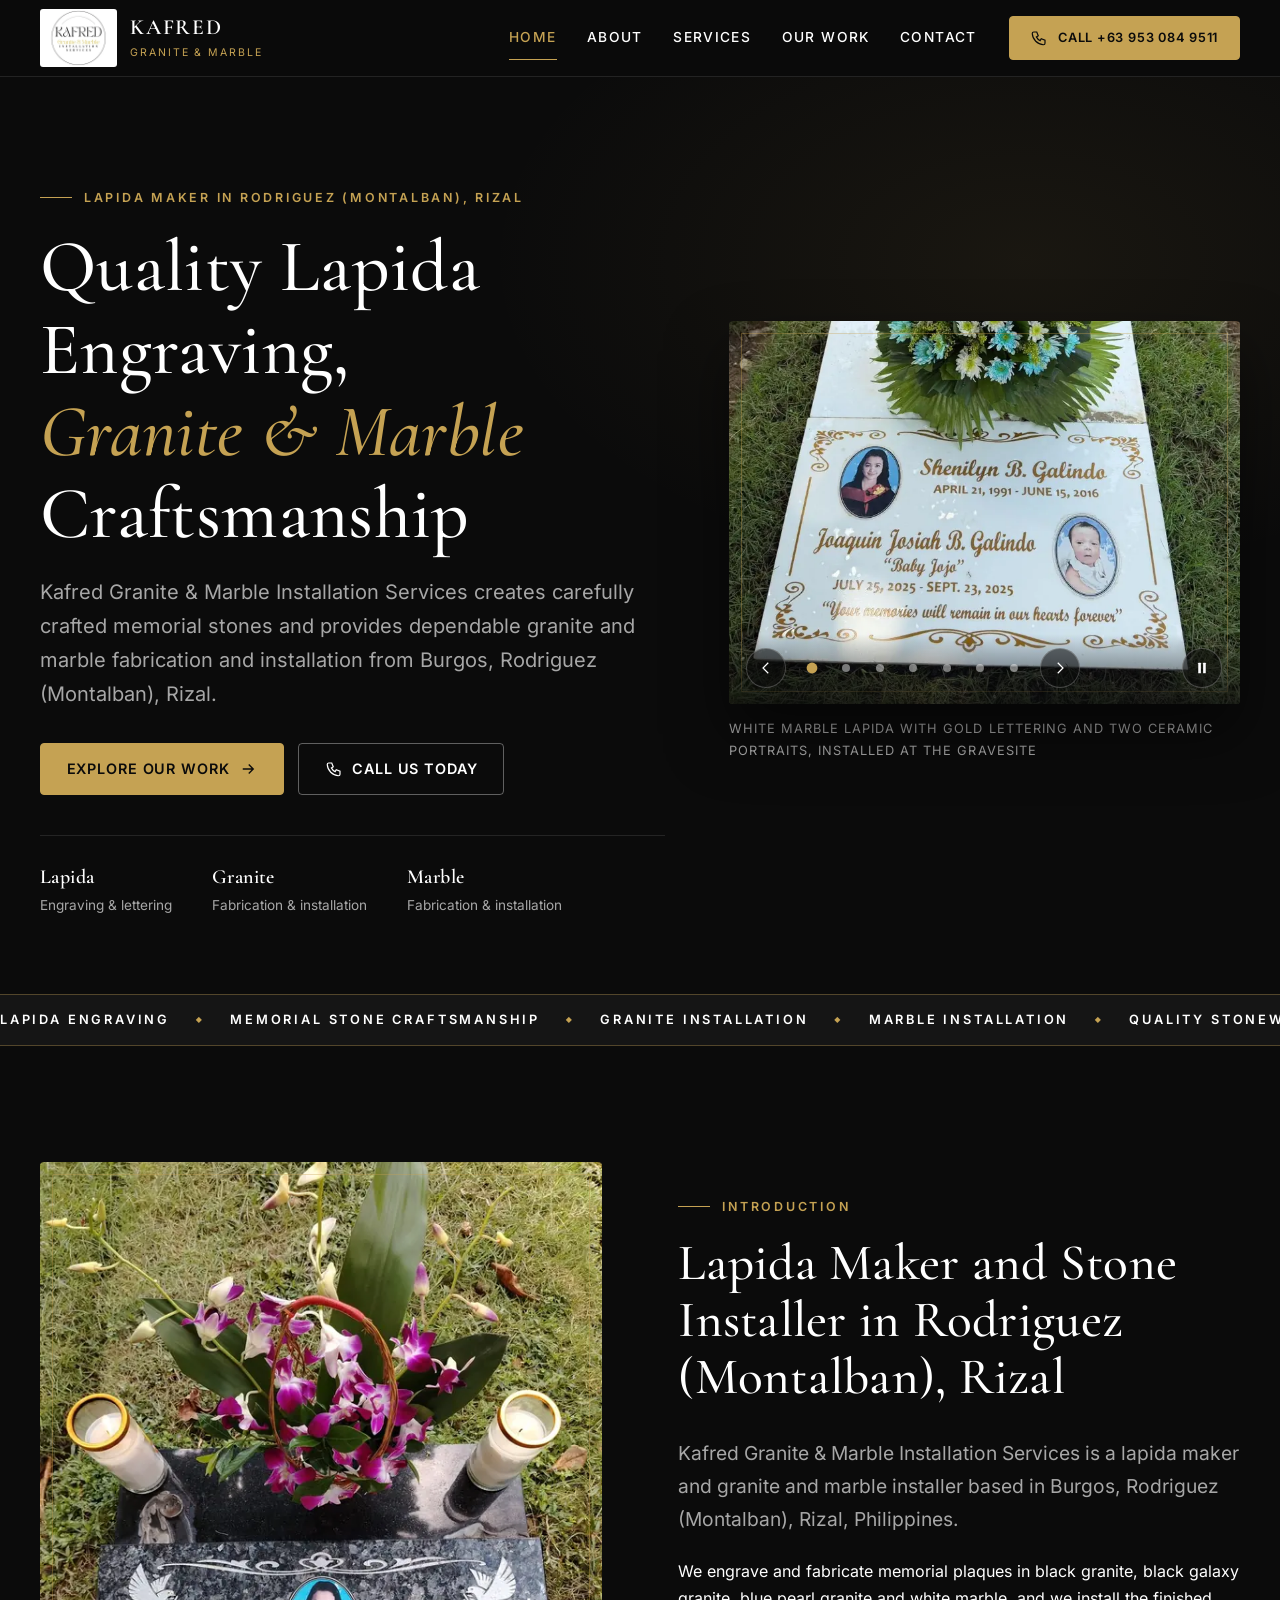
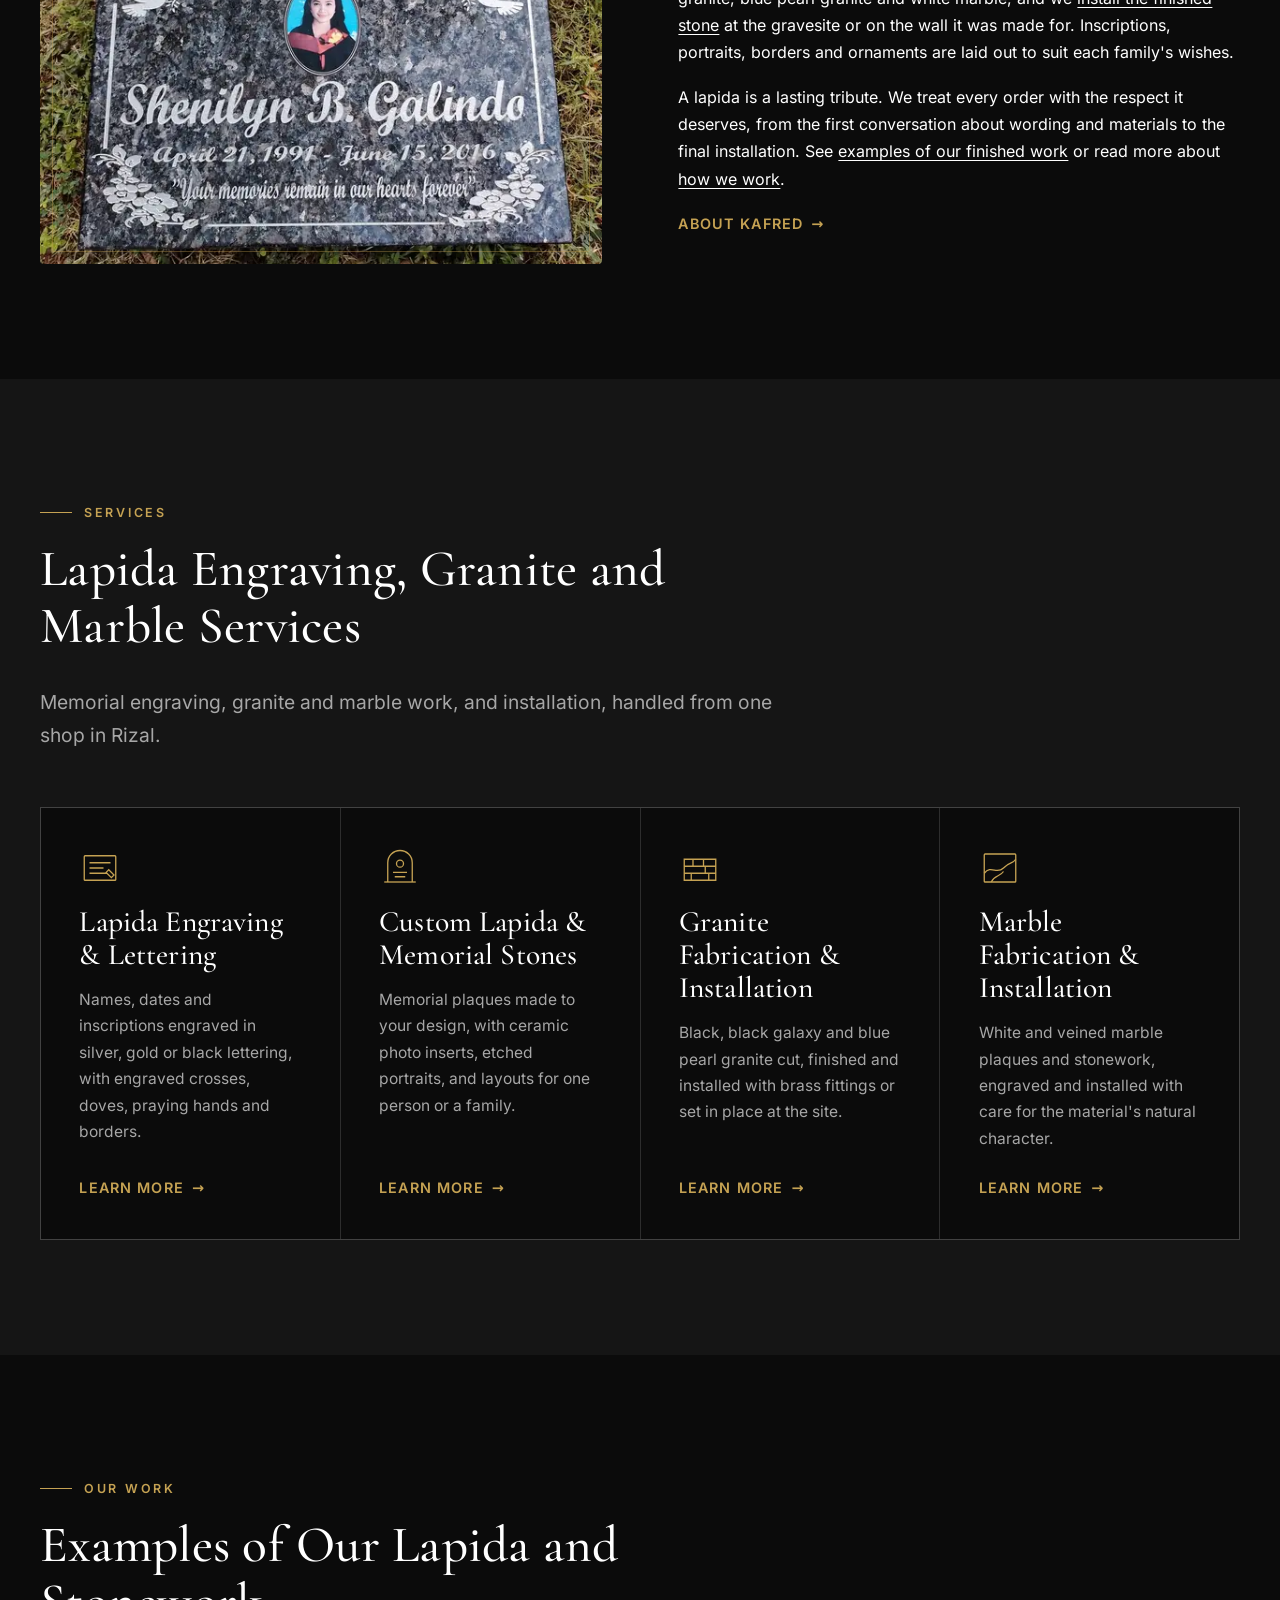
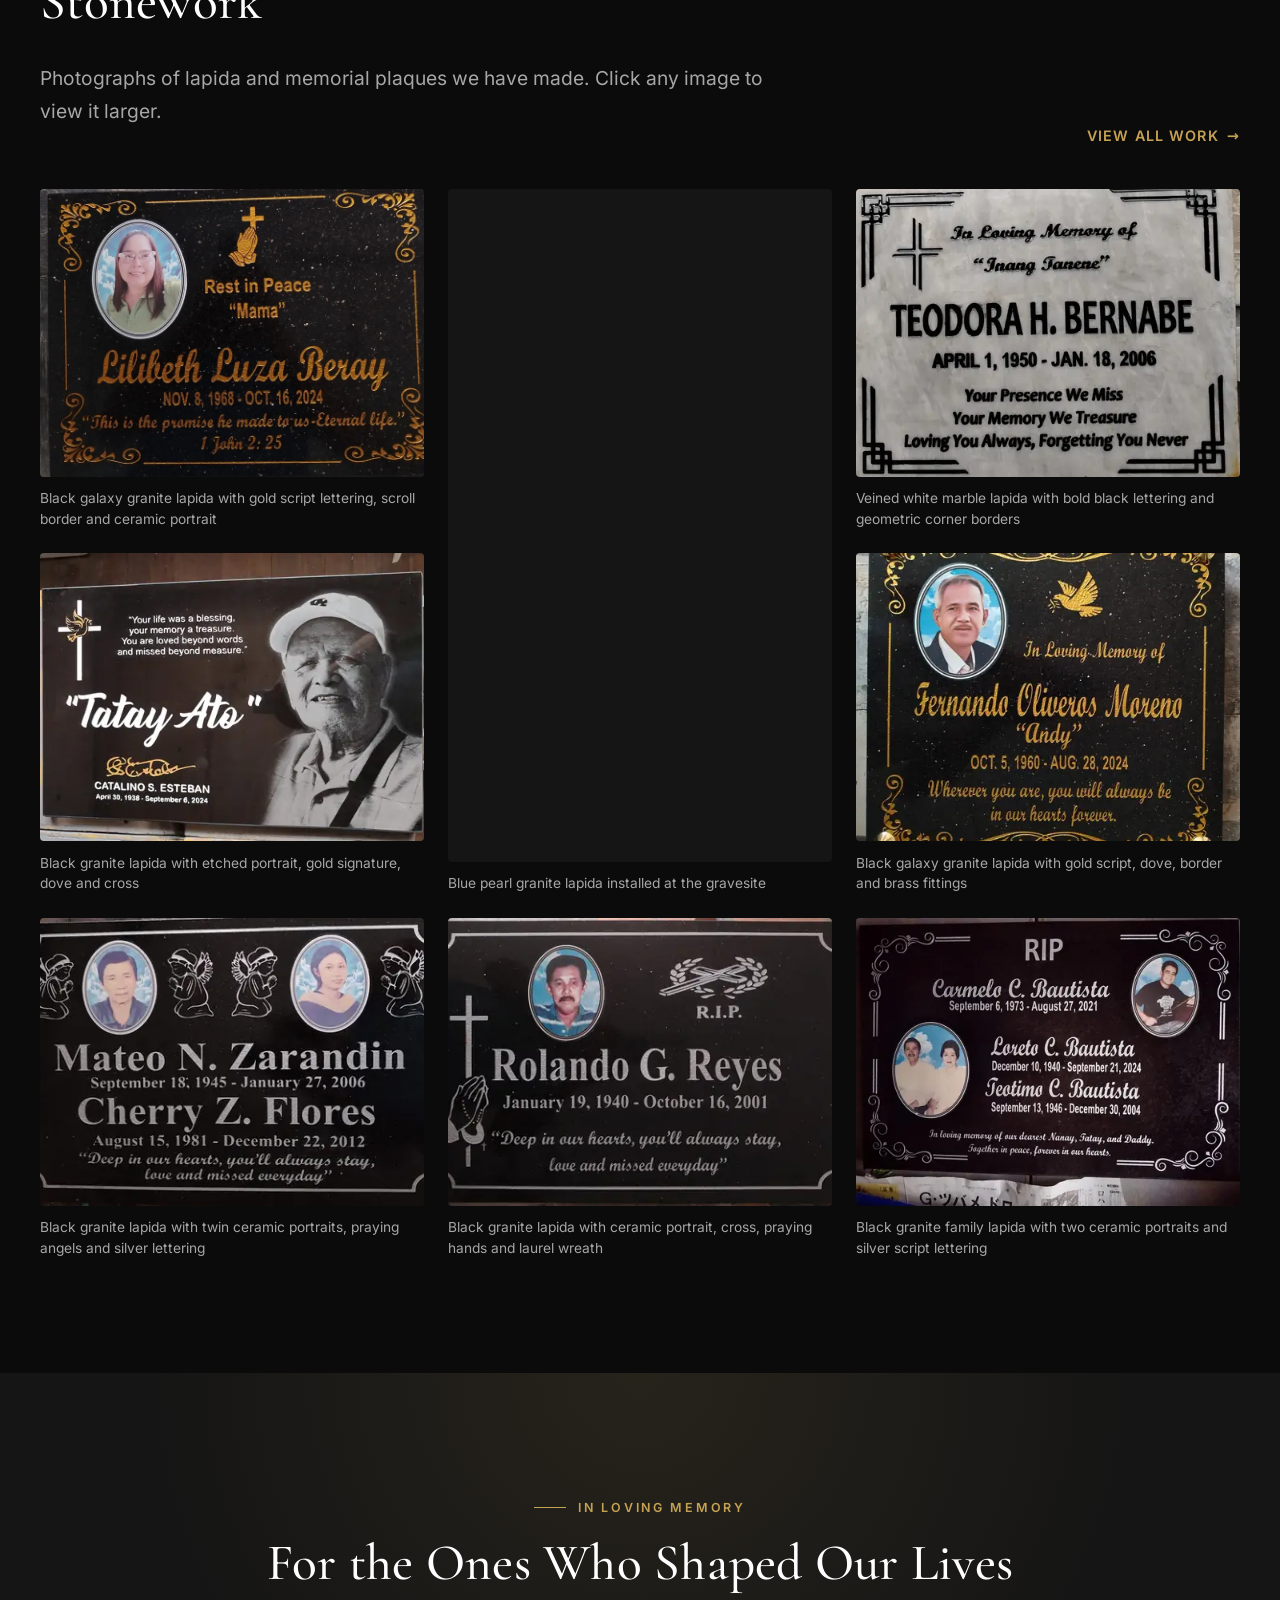
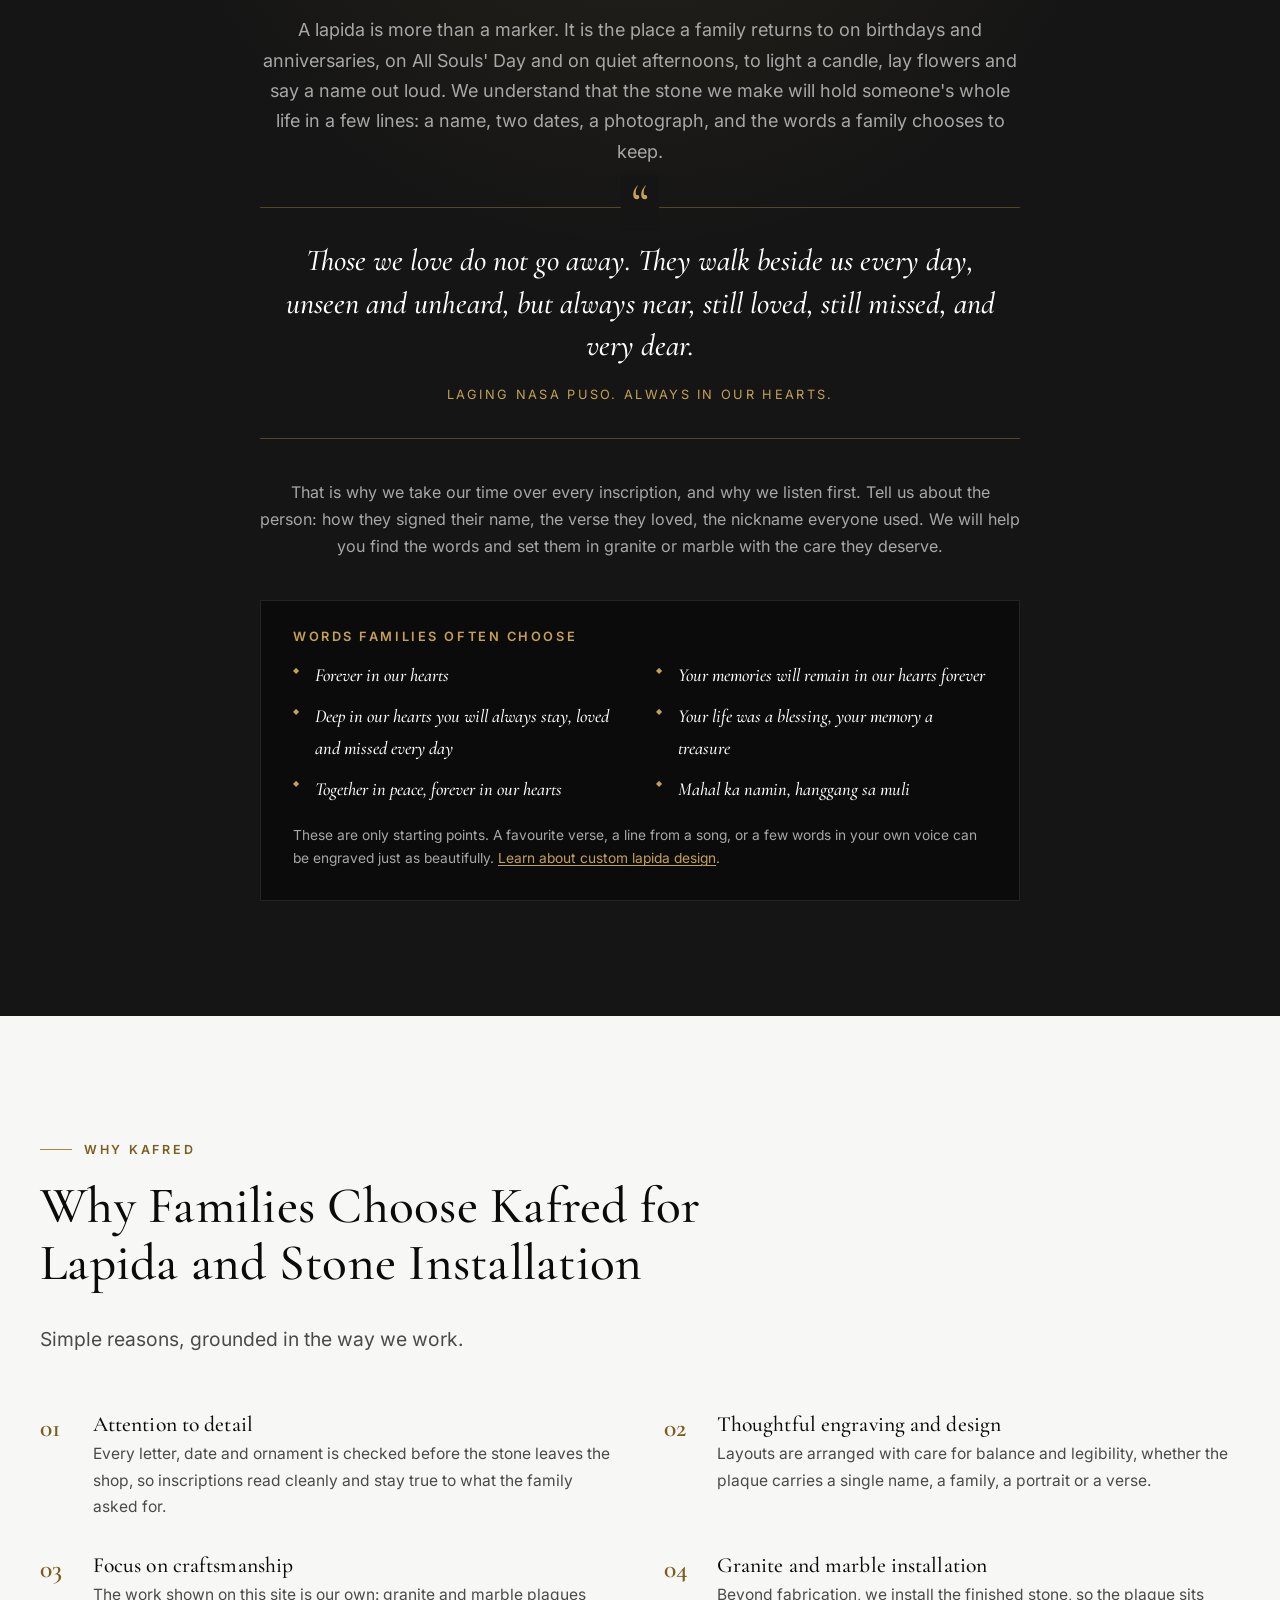
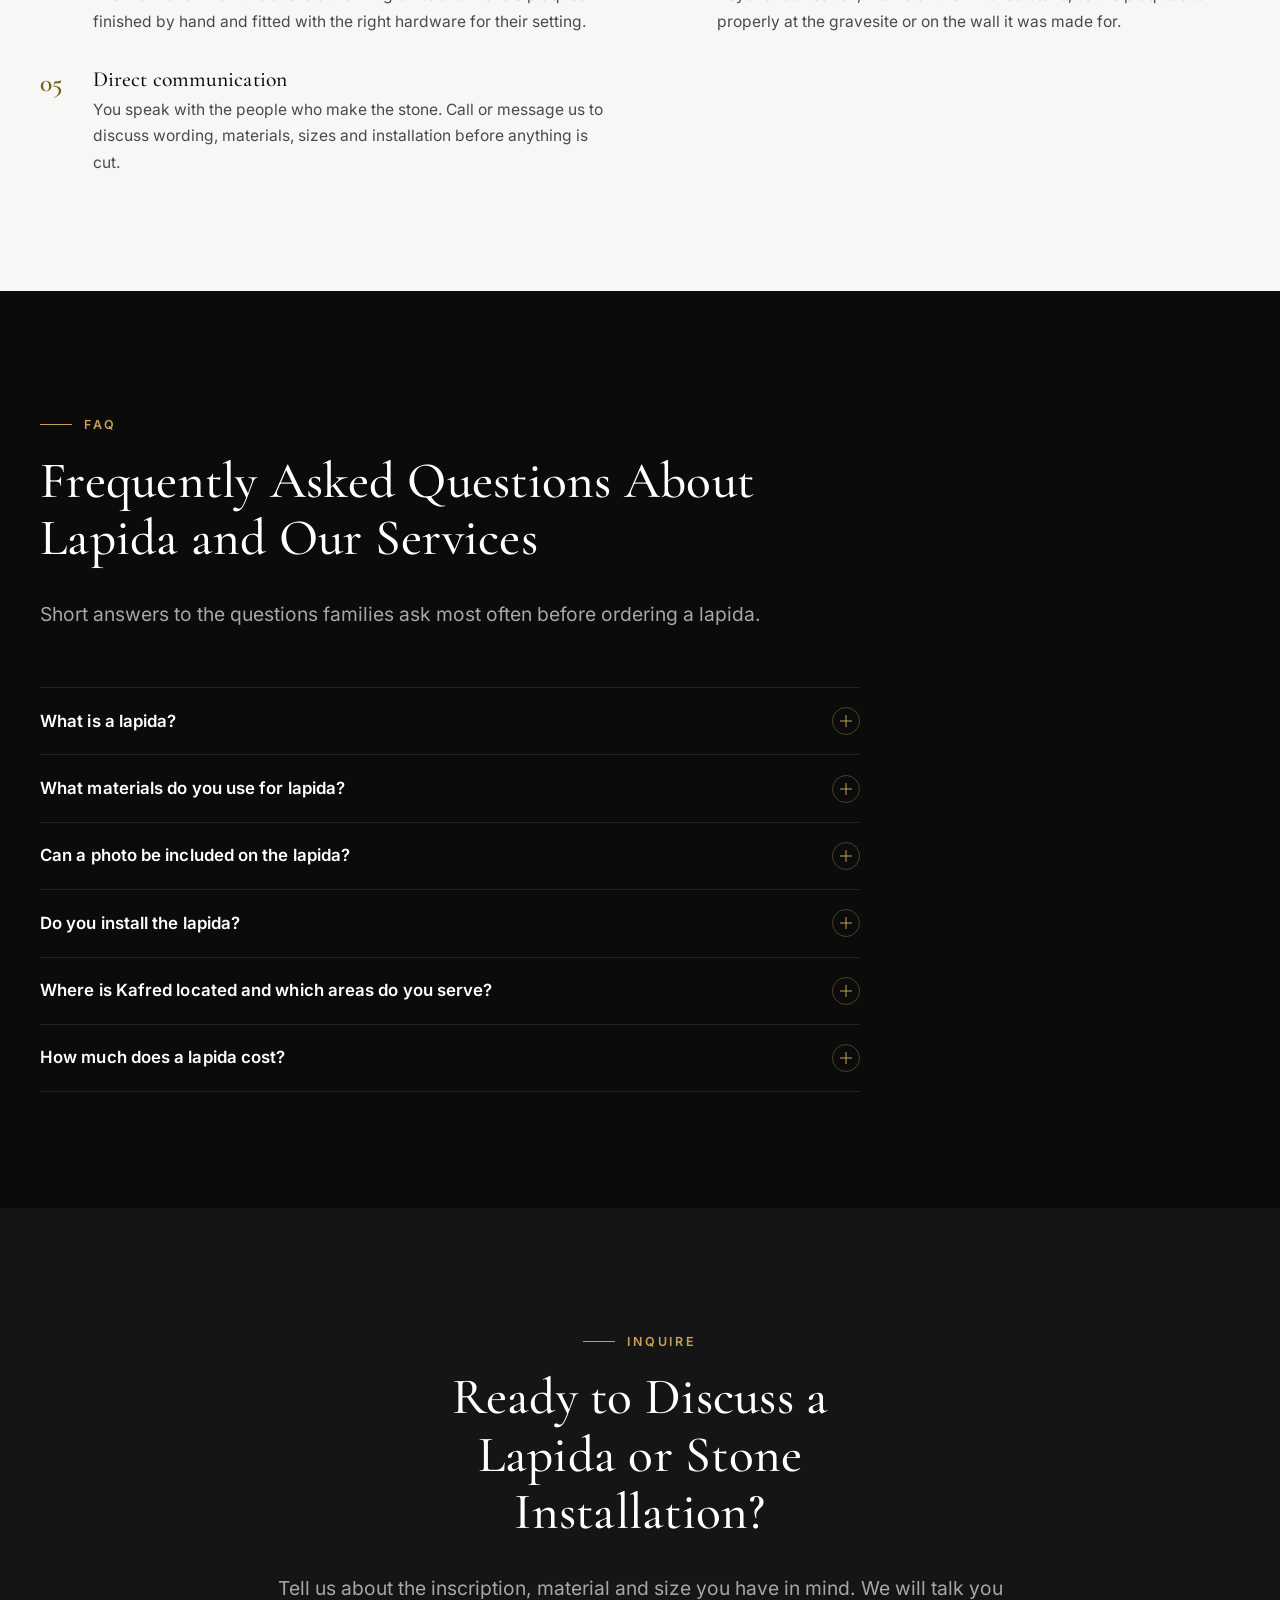
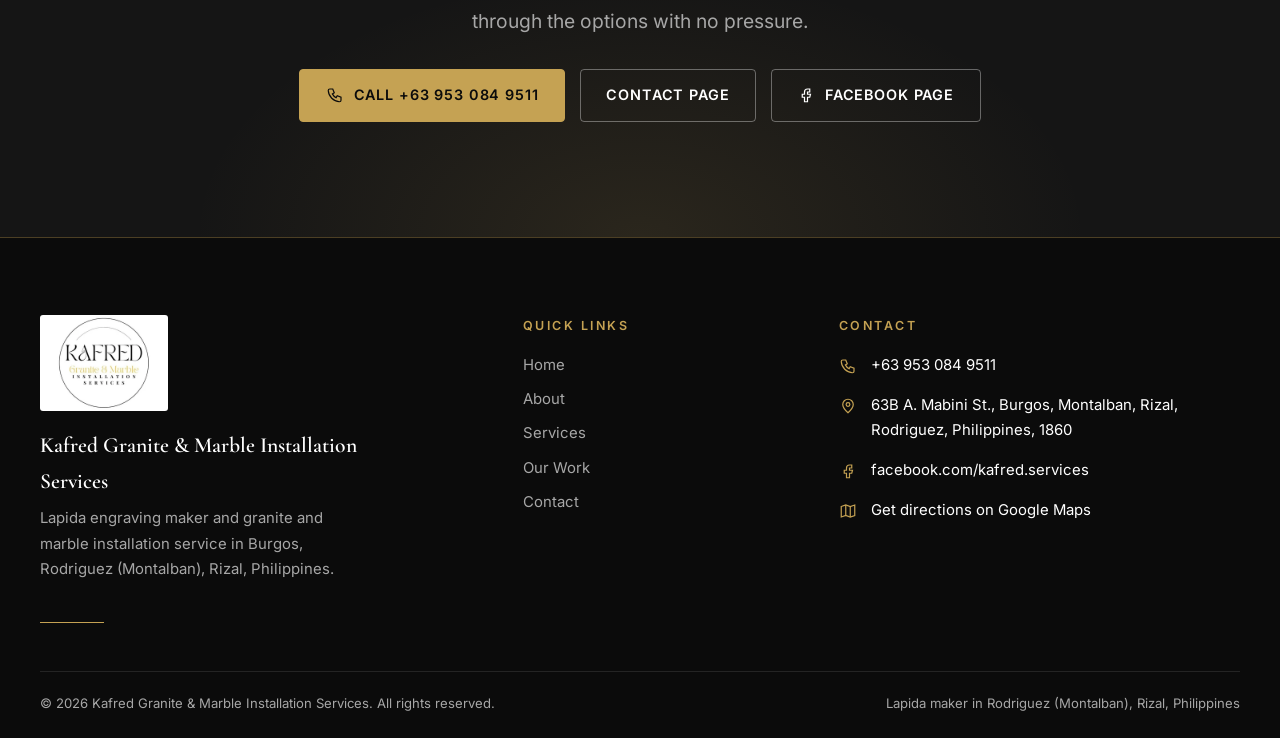
<file: index.html>
<!DOCTYPE html>
<html lang="en-PH" class="no-js">
<head>
  <meta charset="UTF-8">
  <meta name="viewport" content="width=device-width, initial-scale=1">
  <title>Lapida Engraving in Rizal | Kafred Granite &amp; Marble</title>
  <meta name="description" content="Engraved lapida (memorial plaques) in granite and marble, made and installed by Kafred in Rodriguez (Montalban), Rizal. Call +63 953 084 9511 for a quotation.">
  <link rel="canonical" href="https://kafredlapida.com/">
  <link rel="alternate" hreflang="en-PH" href="https://kafredlapida.com/">
  <link rel="alternate" hreflang="x-default" href="https://kafredlapida.com/">
  <meta name="robots" content="index, follow, max-image-preview:large, max-snippet:-1, max-video-preview:-1">
  <meta name="theme-color" content="#0B0B0B">
  <meta name="color-scheme" content="dark">
  <meta name="author" content="Kafred Granite & Marble Installation Services">
  <meta name="application-name" content="Kafred">
  <meta name="apple-mobile-web-app-title" content="Kafred">
  <meta name="geo.region" content="PH-RIZ">
  <meta name="geo.placename" content="Rodriguez (Montalban), Rizal, Philippines">
  <meta property="og:type" content="website">
  <meta property="og:site_name" content="Kafred Granite & Marble Installation Services">
  <meta property="og:title" content="Lapida Engraving in Rizal | Kafred Granite &amp; Marble">
  <meta property="og:description" content="Engraved lapida (memorial plaques) in granite and marble, made and installed by Kafred in Rodriguez (Montalban), Rizal. Call +63 953 084 9511 for a quotation.">
  <meta property="og:url" content="https://kafredlapida.com/">
  <meta property="og:image" content="https://kafredlapida.com/assets/images/og-image.jpg">
  <meta property="og:image:width" content="1200">
  <meta property="og:image:height" content="630">
  <meta property="og:image:alt" content="Kafred Granite &amp; Marble Installation Services logo">
  <meta property="og:locale" content="en_PH">
  <meta name="twitter:card" content="summary_large_image">
  <meta name="twitter:title" content="Lapida Engraving in Rizal | Kafred Granite &amp; Marble">
  <meta name="twitter:description" content="Engraved lapida (memorial plaques) in granite and marble, made and installed by Kafred in Rodriguez (Montalban), Rizal. Call +63 953 084 9511 for a quotation.">
  <meta name="twitter:image" content="https://kafredlapida.com/assets/images/og-image.jpg">
  <meta name="twitter:image:alt" content="Kafred Granite &amp; Marble Installation Services logo">
  <link rel="icon" href="favicon.ico" sizes="any">
  <link rel="icon" type="image/png" sizes="32x32" href="assets/icons/favicon-32.png">
  <link rel="icon" type="image/png" sizes="192x192" href="assets/icons/favicon-192.png">
  <link rel="apple-touch-icon" sizes="180x180" href="assets/icons/favicon-180.png">
  <link rel="manifest" href="site.webmanifest">
  <link rel="preload" as="font" type="font/woff2" href="assets/fonts/CormorantGaramond-Variable.woff2" crossorigin>
  <link rel="preload" as="font" type="font/woff2" href="assets/fonts/Inter-Variable.woff2" crossorigin>
  <link rel="preload" as="image" href="assets/images/projects/lapida-white-marble-gold-lettering-two-portraits-installed-800.webp" imagesrcset="assets/images/projects/lapida-white-marble-gold-lettering-two-portraits-installed-480.webp 480w, assets/images/projects/lapida-white-marble-gold-lettering-two-portraits-installed-800.webp 800w, assets/images/projects/lapida-white-marble-gold-lettering-two-portraits-installed-1125.webp 1125w" imagesizes="(min-width: 1300px) 540px, (min-width: 900px) 45vw, 100vw" fetchpriority="high">
  <link rel="stylesheet" href="assets/css/style.css?v=fc4654d6">
  <script type="application/ld+json">
{
  "@context": "https://schema.org",
  "@graph": [
    {
      "@type": "LocalBusiness",
      "@id": "https://kafredlapida.com/#business",
      "name": "Kafred Granite & Marble Installation Services",
      "alternateName": "Kafred",
      "description": "Lapida (memorial plaque) engraving maker and granite and marble fabrication and installation service in Burgos, Rodriguez (Montalban), Rizal, Philippines.",
      "url": "https://kafredlapida.com/",
      "telephone": "+639530849511",
      "image": [
        "https://kafredlapida.com/assets/images/og-image.jpg",
        "https://kafredlapida.com/assets/images/projects/lapida-white-marble-gold-lettering-two-portraits-installed-1600.webp",
        "https://kafredlapida.com/assets/images/projects/lapida-black-galaxy-granite-gold-lettering-brass-fittings-1600.webp",
        "https://kafredlapida.com/assets/images/projects/lapida-black-galaxy-granite-gold-lettering-portrait-1600.webp",
        "https://kafredlapida.com/assets/images/projects/lapida-white-marble-black-lettering-veined-1600.webp"
      ],
      "logo": "https://kafredlapida.com/assets/images/logo.png",
      "address": {
        "@type": "PostalAddress",
        "streetAddress": "63B A. Mabini St., Burgos",
        "addressLocality": "Rodriguez (Montalban)",
        "addressRegion": "Rizal",
        "postalCode": "1860",
        "addressCountry": "PH"
      },
      "areaServed": [
        {
          "@type": "City",
          "name": "Rodriguez (Montalban)"
        },
        {
          "@type": "AdministrativeArea",
          "name": "Rizal"
        }
      ],
      "contactPoint": {
        "@type": "ContactPoint",
        "telephone": "+639530849511",
        "contactType": "customer service",
        "url": "https://kafredlapida.com/contact/"
      },
      "hasMap": "https://maps.app.goo.gl/MZECwJ6J6NqyNUKT8",
      "sameAs": [
        "https://www.facebook.com/kafred.services"
      ],
      "knowsAbout": [
        "Lapida engraving",
        "Memorial plaques",
        "Gravestone lettering",
        "Granite fabrication",
        "Granite installation",
        "Marble fabrication",
        "Marble installation",
        "Laser-etched portraits on granite",
        "Ceramic photo inserts",
        "Pet memorial plaques"
      ],
      "hasOfferCatalog": {
        "@type": "OfferCatalog",
        "name": "Lapida, granite and marble services",
        "itemListElement": [
          {
            "@type": "Offer",
            "itemOffered": {
              "@id": "https://kafredlapida.com/services/#lapida-engraving-service"
            }
          },
          {
            "@type": "Offer",
            "itemOffered": {
              "@id": "https://kafredlapida.com/services/#custom-lapida-service"
            }
          },
          {
            "@type": "Offer",
            "itemOffered": {
              "@id": "https://kafredlapida.com/services/#granite-service"
            }
          },
          {
            "@type": "Offer",
            "itemOffered": {
              "@id": "https://kafredlapida.com/services/#marble-service"
            }
          },
          {
            "@type": "Offer",
            "itemOffered": {
              "@id": "https://kafredlapida.com/services/#other-stonework-service"
            }
          }
        ]
      }
    },
    {
      "@type": "WebSite",
      "@id": "https://kafredlapida.com/#website",
      "url": "https://kafredlapida.com/",
      "name": "Kafred Granite & Marble Installation Services",
      "alternateName": "Kafred",
      "description": "Official website of Kafred Granite & Marble Installation Services, lapida maker and stone installer in Rodriguez (Montalban), Rizal.",
      "publisher": {
        "@id": "https://kafredlapida.com/#business"
      },
      "inLanguage": "en-PH"
    },
    {
      "@type": "WebPage",
      "@id": "https://kafredlapida.com/#webpage",
      "url": "https://kafredlapida.com/",
      "name": "Lapida Engraving in Rizal | Kafred Granite & Marble",
      "headline": "Lapida Engraving in Rizal | Kafred Granite & Marble",
      "description": "Engraved lapida (memorial plaques) in granite and marble, made and installed by Kafred in Rodriguez (Montalban), Rizal. Call +63 953 084 9511 for a quotation.",
      "inLanguage": "en-PH",
      "isPartOf": {
        "@id": "https://kafredlapida.com/#website"
      },
      "about": {
        "@id": "https://kafredlapida.com/#business"
      },
      "datePublished": "2026-10-14",
      "dateModified": "2026-10-14",
      "primaryImageOfPage": {
        "@type": "ImageObject",
        "contentUrl": "https://kafredlapida.com/assets/images/projects/lapida-white-marble-gold-lettering-two-portraits-installed-1125.webp",
        "url": "https://kafredlapida.com/assets/images/projects/lapida-white-marble-gold-lettering-two-portraits-installed-1125.webp",
        "width": 1125,
        "height": 844
      },
      "speakable": {
        "@type": "SpeakableSpecification",
        "cssSelector": [
          "#page-title",
          ".hero__lede",
          ".intro-summary"
        ]
      }
    },
    {
      "@type": "FAQPage",
      "@id": "https://kafredlapida.com/#faq",
      "mainEntity": [
        {
          "@type": "Question",
          "name": "What is a lapida?",
          "acceptedAnswer": {
            "@type": "Answer",
            "text": "A lapida is a memorial plaque or gravestone marker, usually made of granite or marble, engraved with the name, dates and a short message for a loved one. Kafred makes lapida in Rodriguez (Montalban), Rizal."
          }
        },
        {
          "@type": "Question",
          "name": "What materials do you use for lapida?",
          "acceptedAnswer": {
            "@type": "Answer",
            "text": "We work in black granite, black galaxy granite, blue pearl granite and white marble, including veined marble. Lettering can be finished in silver, gold, white or black."
          }
        },
        {
          "@type": "Question",
          "name": "Can a photo be included on the lapida?",
          "acceptedAnswer": {
            "@type": "Answer",
            "text": "Yes. We can add an oval ceramic photo insert or a laser-etched portrait taken from a photograph you provide."
          }
        },
        {
          "@type": "Question",
          "name": "Do you install the lapida?",
          "acceptedAnswer": {
            "@type": "Answer",
            "text": "Yes. Kafred fabricates the stone and installs it, either mounted with brass standoff fittings or set in place at the gravesite."
          }
        },
        {
          "@type": "Question",
          "name": "Where is Kafred located and which areas do you serve?",
          "acceptedAnswer": {
            "@type": "Answer",
            "text": "The shop is at 63B A. Mabini St., Burgos, Rodriguez (Montalban), Rizal, 1860. We serve Rodriguez, Montalban and nearby areas in Rizal; contact us to confirm installation at your location."
          }
        },
        {
          "@type": "Question",
          "name": "How much does a lapida cost?",
          "acceptedAnswer": {
            "@type": "Answer",
            "text": "Each lapida is quoted individually because price depends on the material, size, lettering, portrait work and installation. Call +63 953 084 9511 or message us on Facebook with your details for a quotation."
          }
        }
      ]
    }
  ]
}
  </script>
</head>
<body>
  <a class="skip-link" href="#main" title="Skip to main content">Skip to main content</a>
  <header class="site-header">
    <div class="container header-inner">
      <a class="brand" href="./" aria-label="Kafred Granite &amp; Marble Installation Services — Home" title="Kafred Granite &amp; Marble Installation Services — Home">
        <img src="assets/images/logo-rect-320.webp" width="77" height="58" alt="Kafred Granite &amp; Marble Installation Services logo" title="Kafred Granite &amp; Marble Installation Services">
        <span class="brand__text"><span class="brand__name">KAFRED</span><br><span class="brand__tag">Granite &amp; Marble</span></span>
      </a>
      <button class="nav-toggle" type="button" aria-expanded="false" aria-controls="site-nav" aria-label="Open menu">
        <span class="nav-toggle__bars" aria-hidden="true"></span>
      </button>
      <nav class="site-nav" id="site-nav" aria-label="Main navigation">
        <ul class="nav-list">
            <li><a href="./" title="Kafred home page: lapida engraving, granite and marble in Rizal" aria-current="page">Home</a></li>
            <li><a href="about/" title="About Kafred Granite &amp; Marble Installation Services">About</a></li>
            <li><a href="services/" title="Lapida engraving, granite and marble services">Services</a></li>
            <li><a href="our-work/" title="Gallery of finished lapida and stonework">Our Work</a></li>
            <li><a href="contact/" title="Contact Kafred: phone, address, map and inquiry form">Contact</a></li>
        </ul>
        <div class="nav-cta">
          <a class="btn btn--gold" href="tel:+639530849511" title="Call Kafred at +63 953 084 9511"><svg viewBox="0 0 24 24" fill="none" stroke="currentColor" stroke-width="1.6" aria-hidden="true"><path d="M5 4h4l2 5-2.5 1.5a11 11 0 0 0 5 5L15 13l5 2v4a2 2 0 0 1-2 2A16 16 0 0 1 3 6a2 2 0 0 1 2-2z"/></svg> Call&nbsp;+63&nbsp;953&nbsp;084&nbsp;9511</a>
        </div>
      </nav>
    </div>
  </header>
  <main id="main">

    <!-- Hero -->
    <section class="hero" aria-labelledby="page-title">
      <div class="container hero__grid">
        <div class="hero__content">
          <p class="eyebrow">Lapida Maker in Rodriguez (Montalban), Rizal</p>
          <h1 id="page-title">Quality Lapida Engraving, <em>Granite &amp; Marble</em> Craftsmanship</h1>
          <p class="hero__lede">Kafred Granite &amp; Marble Installation Services creates carefully crafted memorial stones and provides dependable granite and marble fabrication and installation from Burgos, Rodriguez (Montalban), Rizal.</p>
          <div class="btn-row">
            <a class="btn btn--gold" href="our-work/" title="See photos of finished lapida and stonework">Explore Our Work <svg viewBox="0 0 24 24" fill="none" stroke="currentColor" stroke-width="1.8" aria-hidden="true"><path d="M5 12h14M13 6l6 6-6 6"/></svg></a>
            <a class="btn btn--outline" href="tel:+639530849511" title="Call Kafred at +63 953 084 9511"><svg viewBox="0 0 24 24" fill="none" stroke="currentColor" stroke-width="1.6" aria-hidden="true"><path d="M5 4h4l2 5-2.5 1.5a11 11 0 0 0 5 5L15 13l5 2v4a2 2 0 0 1-2 2A16 16 0 0 1 3 6a2 2 0 0 1 2-2z"/></svg> Call&nbsp;Us&nbsp;Today</a>
          </div>
          <dl class="hero__meta">
            <div><dt>Lapida</dt><dd>Engraving &amp; lettering</dd></div>
            <div><dt>Granite</dt><dd>Fabrication &amp; installation</dd></div>
            <div><dt>Marble</dt><dd>Fabrication &amp; installation</dd></div>
          </dl>
        </div>
        <div class="hero__media">
          <section class="hero__frame hero-slides" data-slideshow data-interval="5500" aria-roledescription="carousel" aria-label="Examples of our work">
            <div class="hero-slides__track">
              <figure class="hero-slide is-active" role="group" aria-roledescription="slide" aria-label="Photo 1 of 7" data-caption="White marble lapida with gold lettering and two ceramic portraits, installed at the gravesite">
                <img src="assets/images/projects/lapida-white-marble-gold-lettering-two-portraits-installed-800.webp" srcset="assets/images/projects/lapida-white-marble-gold-lettering-two-portraits-installed-480.webp 480w, assets/images/projects/lapida-white-marble-gold-lettering-two-portraits-installed-800.webp 800w, assets/images/projects/lapida-white-marble-gold-lettering-two-portraits-installed-1125.webp 1125w" sizes="(min-width: 1300px) 540px, (min-width: 900px) 45vw, 100vw" width="800" height="600" fetchpriority="high" decoding="async" alt="White marble lapida with gold lettering and two ceramic portraits, installed at a gravesite with a basket of flowers" title="White marble lapida with gold lettering and two ceramic portraits, installed at the gravesite — Kafred Granite &amp; Marble Installation Services">
              </figure>
              <figure class="hero-slide" role="group" aria-roledescription="slide" aria-label="Photo 2 of 7" aria-hidden="true" data-caption="Black galaxy granite lapida with gold lettering, rose border and brass standoff fittings">
                <img src="[data-uri]" data-src="assets/images/projects/lapida-black-galaxy-granite-gold-lettering-brass-fittings-800.webp" data-srcset="assets/images/projects/lapida-black-galaxy-granite-gold-lettering-brass-fittings-480.webp 480w, assets/images/projects/lapida-black-galaxy-granite-gold-lettering-brass-fittings-800.webp 800w, assets/images/projects/lapida-black-galaxy-granite-gold-lettering-brass-fittings-1200.webp 1200w, assets/images/projects/lapida-black-galaxy-granite-gold-lettering-brass-fittings-1600.webp 1600w" sizes="(min-width: 1300px) 540px, (min-width: 900px) 45vw, 100vw" width="800" height="598" decoding="async" alt="Black galaxy granite lapida with gold lettering, rose border and brass standoff fittings" title="Black galaxy granite lapida with gold lettering, rose border and brass standoff fittings — Kafred Granite &amp; Marble Installation Services">
              </figure>
              <figure class="hero-slide" role="group" aria-roledescription="slide" aria-label="Photo 3 of 7" aria-hidden="true" data-caption="Black galaxy granite lapida with gold script lettering, scroll border and ceramic portrait">
                <img src="[data-uri]" data-src="assets/images/projects/lapida-black-galaxy-granite-gold-lettering-portrait-800.webp" data-srcset="assets/images/projects/lapida-black-galaxy-granite-gold-lettering-portrait-480.webp 480w, assets/images/projects/lapida-black-galaxy-granite-gold-lettering-portrait-800.webp 800w, assets/images/projects/lapida-black-galaxy-granite-gold-lettering-portrait-1200.webp 1200w, assets/images/projects/lapida-black-galaxy-granite-gold-lettering-portrait-1600.webp 1600w" sizes="(min-width: 1300px) 540px, (min-width: 900px) 45vw, 100vw" width="800" height="622" decoding="async" alt="Black galaxy granite lapida with gold script lettering, gold scroll border and a ceramic portrait" title="Black galaxy granite lapida with gold script lettering, scroll border and ceramic portrait — Kafred Granite &amp; Marble Installation Services">
              </figure>
              <figure class="hero-slide" role="group" aria-roledescription="slide" aria-label="Photo 4 of 7" aria-hidden="true" data-caption="Black granite lapida with etched portrait, gold signature, dove and cross">
                <img src="[data-uri]" data-src="assets/images/projects/lapida-black-granite-laser-etched-portrait-signature-800.webp" data-srcset="assets/images/projects/lapida-black-granite-laser-etched-portrait-signature-480.webp 480w, assets/images/projects/lapida-black-granite-laser-etched-portrait-signature-800.webp 800w, assets/images/projects/lapida-black-granite-laser-etched-portrait-signature-1200.webp 1200w, assets/images/projects/lapida-black-granite-laser-etched-portrait-signature-1600.webp 1600w" sizes="(min-width: 1300px) 540px, (min-width: 900px) 45vw, 100vw" width="800" height="600" decoding="async" alt="Black granite lapida with a laser-etched portrait, an engraved signature in gold, and dove and cross details" title="Black granite lapida with etched portrait, gold signature, dove and cross — Kafred Granite &amp; Marble Installation Services">
              </figure>
              <figure class="hero-slide" role="group" aria-roledescription="slide" aria-label="Photo 5 of 7" aria-hidden="true" data-caption="Veined white marble lapida with bold black lettering and geometric corner borders">
                <img src="[data-uri]" data-src="assets/images/projects/lapida-white-marble-black-lettering-veined-800.webp" data-srcset="assets/images/projects/lapida-white-marble-black-lettering-veined-480.webp 480w, assets/images/projects/lapida-white-marble-black-lettering-veined-800.webp 800w, assets/images/projects/lapida-white-marble-black-lettering-veined-1200.webp 1200w, assets/images/projects/lapida-white-marble-black-lettering-veined-1600.webp 1600w" sizes="(min-width: 1300px) 540px, (min-width: 900px) 45vw, 100vw" width="800" height="658" decoding="async" alt="White veined marble lapida with bold black engraved lettering and geometric corner borders" title="Veined white marble lapida with bold black lettering and geometric corner borders — Kafred Granite &amp; Marble Installation Services">
              </figure>
              <figure class="hero-slide" role="group" aria-roledescription="slide" aria-label="Photo 6 of 7" aria-hidden="true" data-caption="Black granite family lapida with two ceramic portraits and silver script lettering">
                <img src="[data-uri]" data-src="assets/images/projects/lapida-black-granite-two-portraits-script-lettering-800.webp" data-srcset="assets/images/projects/lapida-black-granite-two-portraits-script-lettering-480.webp 480w, assets/images/projects/lapida-black-granite-two-portraits-script-lettering-800.webp 800w, assets/images/projects/lapida-black-granite-two-portraits-script-lettering-1200.webp 1200w, assets/images/projects/lapida-black-granite-two-portraits-script-lettering-1600.webp 1600w" sizes="(min-width: 1300px) 540px, (min-width: 900px) 45vw, 100vw" width="800" height="600" decoding="async" alt="Black granite lapida with two oval ceramic portraits and silver script lettering for a family memorial" title="Black granite family lapida with two ceramic portraits and silver script lettering — Kafred Granite &amp; Marble Installation Services">
              </figure>
              <figure class="hero-slide" role="group" aria-roledescription="slide" aria-label="Photo 7 of 7" aria-hidden="true" data-caption="Black granite lapida with gold border, silver script, cross and praying hands">
                <img src="[data-uri]" data-src="assets/images/projects/lapida-black-granite-gold-border-silver-script-800.webp" data-srcset="assets/images/projects/lapida-black-granite-gold-border-silver-script-480.webp 480w, assets/images/projects/lapida-black-granite-gold-border-silver-script-800.webp 800w, assets/images/projects/lapida-black-granite-gold-border-silver-script-1200.webp 1200w, assets/images/projects/lapida-black-granite-gold-border-silver-script-1600.webp 1600w" sizes="(min-width: 1300px) 540px, (min-width: 900px) 45vw, 100vw" width="800" height="600" decoding="async" alt="Black granite lapida with a gold border, silver script lettering, engraved cross and praying hands" title="Black granite lapida with gold border, silver script, cross and praying hands — Kafred Granite &amp; Marble Installation Services">
              </figure>
            </div>
            <div class="hero-slides__controls">
              <button type="button" class="hero-slides__btn" data-slide-prev aria-label="Previous photo">
                <svg viewBox="0 0 24 24" fill="none" stroke="currentColor" stroke-width="1.6" aria-hidden="true"><path d="M15 5l-7 7 7 7"/></svg>
              </button>
              <div class="hero-slides__dots" role="group" aria-label="Choose photo">
                <button type="button" class="hero-slides__dot" data-slide-to="0" aria-label="Show photo 1" aria-current="true"></button>
                <button type="button" class="hero-slides__dot" data-slide-to="1" aria-label="Show photo 2"></button>
                <button type="button" class="hero-slides__dot" data-slide-to="2" aria-label="Show photo 3"></button>
                <button type="button" class="hero-slides__dot" data-slide-to="3" aria-label="Show photo 4"></button>
                <button type="button" class="hero-slides__dot" data-slide-to="4" aria-label="Show photo 5"></button>
                <button type="button" class="hero-slides__dot" data-slide-to="5" aria-label="Show photo 6"></button>
                <button type="button" class="hero-slides__dot" data-slide-to="6" aria-label="Show photo 7"></button>
              </div>
              <button type="button" class="hero-slides__btn" data-slide-next aria-label="Next photo">
                <svg viewBox="0 0 24 24" fill="none" stroke="currentColor" stroke-width="1.6" aria-hidden="true"><path d="M9 5l7 7-7 7"/></svg>
              </button>
              <button type="button" class="hero-slides__btn hero-slides__pause" data-slide-pause aria-pressed="false" aria-label="Pause slideshow">
                <svg class="icon-pause" viewBox="0 0 24 24" fill="currentColor" aria-hidden="true"><rect x="7" y="5" width="3.5" height="14" rx="0.5"/><rect x="13.5" y="5" width="3.5" height="14" rx="0.5"/></svg>
                <svg class="icon-play" viewBox="0 0 24 24" fill="currentColor" aria-hidden="true"><path d="M8 5v14l11-7z"/></svg>
              </button>
            </div>
          </section>
          <p class="hero__caption" data-slide-caption aria-live="polite">White marble lapida with gold lettering and two ceramic portraits, installed at the gravesite</p>
        </div>
      </div>
    </section>

    <!-- Ticker -->
    <section class="ticker" aria-label="Our services">
      <div class="ticker__track">
        <ul class="ticker__list"><li>Lapida Engraving</li><li>Memorial Stone Craftsmanship</li><li>Granite Installation</li><li>Marble Installation</li><li>Quality Stonework</li><li>Personalized Memorial Designs</li></ul>
        <ul class="ticker__list" aria-hidden="true"><li>Lapida Engraving</li><li>Memorial Stone Craftsmanship</li><li>Granite Installation</li><li>Marble Installation</li><li>Quality Stonework</li><li>Personalized Memorial Designs</li></ul>
      </div>
    </section>

    <!-- Introduction -->
    <section class="section" id="about-kafred" aria-labelledby="intro-heading">
      <div class="container split">
        <div class="split__media split__media--portrait reveal">
          <img src="assets/images/projects/lapida-blue-pearl-granite-installed-gravesite-800.webp" srcset="assets/images/projects/lapida-blue-pearl-granite-installed-gravesite-480.webp 480w, assets/images/projects/lapida-blue-pearl-granite-installed-gravesite-800.webp 800w, assets/images/projects/lapida-blue-pearl-granite-installed-gravesite-1200.webp 1200w, assets/images/projects/lapida-blue-pearl-granite-installed-gravesite-1600.webp 1600w" sizes="(min-width: 1300px) 560px, (min-width: 860px) 45vw, 100vw" width="600" height="800" loading="lazy" decoding="async" alt="Blue pearl granite lapida installed at a gravesite, with candles and orchids placed beside it" title="Blue pearl granite lapida installed at the gravesite — Kafred Granite &amp; Marble Installation Services">
        </div>
        <div class="split__body reveal">
          <p class="eyebrow">Introduction</p>
          <h2 id="intro-heading">Lapida Maker and Stone Installer in Rodriguez (Montalban), Rizal</h2>
          <p class="lede intro-summary">Kafred Granite &amp; Marble Installation Services is a lapida maker and granite and marble installer based in Burgos, Rodriguez (Montalban), Rizal, Philippines.</p>
          <p>We engrave and fabricate memorial plaques in black granite, black galaxy granite, blue pearl granite and white marble, and we <a href="services/#granite" title="Granite fabrication and installation in Rizal">install the finished stone</a> at the gravesite or on the wall it was made for. Inscriptions, portraits, borders and ornaments are laid out to suit each family's wishes.</p>
          <p>A lapida is a lasting tribute. We treat every order with the respect it deserves, from the first conversation about wording and materials to the final installation. See <a href="our-work/" title="Gallery of finished lapida and stonework">examples of our finished work</a> or read more about <a href="about/" title="About Kafred Granite &amp; Marble Installation Services">how we work</a>.</p>
          <a class="text-link" href="about/" title="About Kafred Granite &amp; Marble Installation Services">About Kafred</a>
        </div>
      </div>
    </section>

    <!-- Featured services -->
    <section class="section section--dark2" id="services" aria-labelledby="services-heading">
      <div class="container">
        <div class="section-head reveal">
          <p class="eyebrow">Services</p>
          <h2 id="services-heading">Lapida Engraving, Granite and Marble Services</h2>
          <p class="lede">Memorial engraving, granite and marble work, and installation, handled from one shop in Rizal.</p>
        </div>
        <div class="services-grid">
          <article class="service-card reveal">
            <div class="service-card__icon"><svg viewBox="0 0 48 48" fill="none" stroke="currentColor" stroke-width="1.5" aria-hidden="true"><rect x="6" y="10" width="36" height="28" rx="1"/><path d="M12 18h24M12 24h16M12 30h20"/><path d="M34 26l6 6-3 3-6-6z"/></svg></div>
            <h3>Lapida Engraving &amp; Lettering</h3>
            <p>Names, dates and inscriptions engraved in silver, gold or black lettering, with engraved crosses, doves, praying hands and borders.</p>
            <a class="text-link" href="services/#lapida-engraving" title="Lapida Engraving and Lettering in Rizal: service details">Learn more<span class="visually-hidden"> about Lapida Engraving &amp; Lettering</span></a>
          </article>
          <article class="service-card reveal">
            <div class="service-card__icon"><svg viewBox="0 0 48 48" fill="none" stroke="currentColor" stroke-width="1.5" aria-hidden="true"><path d="M10 40V18a14 14 0 0 1 28 0v22"/><path d="M6 40h36"/><circle cx="24" cy="19" r="4"/><path d="M16 29h16M18 34h12"/></svg></div>
            <h3>Custom Lapida &amp; Memorial Stones</h3>
            <p>Memorial plaques made to your design, with ceramic photo inserts, etched portraits, and layouts for one person or a family.</p>
            <a class="text-link" href="services/#custom-lapida" title="Custom Lapida and Memorial Stones in Rizal: service details">Learn more<span class="visually-hidden"> about Custom Lapida &amp; Memorial Stones</span></a>
          </article>
          <article class="service-card reveal">
            <div class="service-card__icon"><svg viewBox="0 0 48 48" fill="none" stroke="currentColor" stroke-width="1.5" aria-hidden="true"><path d="M6 14h36v8H6zM6 22h36v8H6zM6 30h36v8H6z"/><path d="M16 14v8M30 22v8M14 30v8M34 30v8M28 14v8"/></svg></div>
            <h3>Granite Fabrication &amp; Installation</h3>
            <p>Black, black galaxy and blue pearl granite cut, finished and installed with brass fittings or set in place at the site.</p>
            <a class="text-link" href="services/#granite" title="Granite Fabrication and Installation in Rizal: service details">Learn more<span class="visually-hidden"> about Granite Fabrication &amp; Installation</span></a>
          </article>
          <article class="service-card reveal">
            <div class="service-card__icon"><svg viewBox="0 0 48 48" fill="none" stroke="currentColor" stroke-width="1.5" aria-hidden="true"><rect x="6" y="8" width="36" height="32" rx="1"/><path d="M6 30c8-10 14 2 22-6s10-4 14-10"/><path d="M14 40c4-8 10-6 14-12"/></svg></div>
            <h3>Marble Fabrication &amp; Installation</h3>
            <p>White and veined marble plaques and stonework, engraved and installed with care for the material's natural character.</p>
            <a class="text-link" href="services/#marble" title="Marble Fabrication and Installation in Rizal: service details">Learn more<span class="visually-hidden"> about Marble Fabrication &amp; Installation</span></a>
          </article>
        </div>
      </div>
    </section>

    <!-- Featured work -->
    <section class="section" id="featured-work" aria-labelledby="work-heading">
      <div class="container">
        <div class="row-end reveal" style="margin-bottom:2.5rem">
          <div class="section-head" style="margin-bottom:0">
            <p class="eyebrow">Our Work</p>
            <h2 id="work-heading">Examples of Our Lapida and Stonework</h2>
            <p class="lede">Photographs of lapida and memorial plaques we have made. Click any image to view it larger.</p>
          </div>
          <a class="text-link" href="our-work/" title="Gallery of finished lapida and stonework">View all work</a>
        </div>
        <div class="work-grid">
        <figure class="work-item" data-category="granite gold portrait">
          <a class="work-item__link" href="assets/images/projects/lapida-black-galaxy-granite-gold-lettering-portrait-1600.webp" data-lightbox data-src-medium="assets/images/projects/lapida-black-galaxy-granite-gold-lettering-portrait-1200.webp" data-caption="Black galaxy granite lapida with gold script lettering, scroll border and ceramic portrait" data-width="1600" data-height="1245" title="View larger: Black galaxy granite lapida with gold script lettering, scroll border and ceramic portrait">
            <img src="assets/images/projects/lapida-black-galaxy-granite-gold-lettering-portrait-800.webp" srcset="assets/images/projects/lapida-black-galaxy-granite-gold-lettering-portrait-480.webp 480w, assets/images/projects/lapida-black-galaxy-granite-gold-lettering-portrait-800.webp 800w, assets/images/projects/lapida-black-galaxy-granite-gold-lettering-portrait-1200.webp 1200w, assets/images/projects/lapida-black-galaxy-granite-gold-lettering-portrait-1600.webp 1600w" sizes="(min-width: 1300px) 384px, (min-width: 960px) 32vw, (min-width: 560px) 48vw, 100vw" width="800" height="622" alt="Black galaxy granite lapida with gold script lettering, gold scroll border and a ceramic portrait" title="Black galaxy granite lapida with gold script lettering, scroll border and ceramic portrait — Kafred Granite &amp; Marble Installation Services" loading="lazy" decoding="async">
            <span class="work-item__zoom" aria-hidden="true"><svg viewBox="0 0 24 24" fill="none" stroke="currentColor" stroke-width="1.6"><circle cx="11" cy="11" r="7"/><path d="M21 21l-4.3-4.3M11 8v6M8 11h6"/></svg></span>
          </a>
          <figcaption>Black galaxy granite lapida with gold script lettering, scroll border and ceramic portrait</figcaption>
        </figure>
        <figure class="work-item work-item--portrait" data-category="granite installed portrait">
          <a class="work-item__link" href="assets/images/projects/lapida-blue-pearl-granite-installed-gravesite-1600.webp" data-lightbox data-src-medium="assets/images/projects/lapida-blue-pearl-granite-installed-gravesite-1200.webp" data-caption="Blue pearl granite lapida installed at the gravesite" data-width="1200" data-height="1600" title="View larger: Blue pearl granite lapida installed at the gravesite">
            <img src="assets/images/projects/lapida-blue-pearl-granite-installed-gravesite-800.webp" srcset="assets/images/projects/lapida-blue-pearl-granite-installed-gravesite-480.webp 480w, assets/images/projects/lapida-blue-pearl-granite-installed-gravesite-800.webp 800w, assets/images/projects/lapida-blue-pearl-granite-installed-gravesite-1200.webp 1200w, assets/images/projects/lapida-blue-pearl-granite-installed-gravesite-1600.webp 1600w" sizes="(min-width: 1300px) 384px, (min-width: 960px) 32vw, (min-width: 560px) 48vw, 100vw" width="600" height="800" alt="Blue pearl granite lapida installed at a gravesite, with candles and orchids placed beside it" title="Blue pearl granite lapida installed at the gravesite — Kafred Granite &amp; Marble Installation Services" loading="lazy" decoding="async">
            <span class="work-item__zoom" aria-hidden="true"><svg viewBox="0 0 24 24" fill="none" stroke="currentColor" stroke-width="1.6"><circle cx="11" cy="11" r="7"/><path d="M21 21l-4.3-4.3M11 8v6M8 11h6"/></svg></span>
          </a>
          <figcaption>Blue pearl granite lapida installed at the gravesite</figcaption>
        </figure>
        <figure class="work-item" data-category="marble">
          <a class="work-item__link" href="assets/images/projects/lapida-white-marble-black-lettering-veined-1600.webp" data-lightbox data-src-medium="assets/images/projects/lapida-white-marble-black-lettering-veined-1200.webp" data-caption="Veined white marble lapida with bold black lettering and geometric corner borders" data-width="1600" data-height="1317" title="View larger: Veined white marble lapida with bold black lettering and geometric corner borders">
            <img src="assets/images/projects/lapida-white-marble-black-lettering-veined-800.webp" srcset="assets/images/projects/lapida-white-marble-black-lettering-veined-480.webp 480w, assets/images/projects/lapida-white-marble-black-lettering-veined-800.webp 800w, assets/images/projects/lapida-white-marble-black-lettering-veined-1200.webp 1200w, assets/images/projects/lapida-white-marble-black-lettering-veined-1600.webp 1600w" sizes="(min-width: 1300px) 384px, (min-width: 960px) 32vw, (min-width: 560px) 48vw, 100vw" width="800" height="658" alt="White veined marble lapida with bold black engraved lettering and geometric corner borders" title="Veined white marble lapida with bold black lettering and geometric corner borders — Kafred Granite &amp; Marble Installation Services" loading="lazy" decoding="async">
            <span class="work-item__zoom" aria-hidden="true"><svg viewBox="0 0 24 24" fill="none" stroke="currentColor" stroke-width="1.6"><circle cx="11" cy="11" r="7"/><path d="M21 21l-4.3-4.3M11 8v6M8 11h6"/></svg></span>
          </a>
          <figcaption>Veined white marble lapida with bold black lettering and geometric corner borders</figcaption>
        </figure>
        <figure class="work-item" data-category="granite etched gold">
          <a class="work-item__link" href="assets/images/projects/lapida-black-granite-laser-etched-portrait-signature-1600.webp" data-lightbox data-src-medium="assets/images/projects/lapida-black-granite-laser-etched-portrait-signature-1200.webp" data-caption="Black granite lapida with etched portrait, gold signature, dove and cross" data-width="1600" data-height="1201" title="View larger: Black granite lapida with etched portrait, gold signature, dove and cross">
            <img src="assets/images/projects/lapida-black-granite-laser-etched-portrait-signature-800.webp" srcset="assets/images/projects/lapida-black-granite-laser-etched-portrait-signature-480.webp 480w, assets/images/projects/lapida-black-granite-laser-etched-portrait-signature-800.webp 800w, assets/images/projects/lapida-black-granite-laser-etched-portrait-signature-1200.webp 1200w, assets/images/projects/lapida-black-granite-laser-etched-portrait-signature-1600.webp 1600w" sizes="(min-width: 1300px) 384px, (min-width: 960px) 32vw, (min-width: 560px) 48vw, 100vw" width="800" height="600" alt="Black granite lapida with a laser-etched portrait, an engraved signature in gold, and dove and cross details" title="Black granite lapida with etched portrait, gold signature, dove and cross — Kafred Granite &amp; Marble Installation Services" loading="lazy" decoding="async">
            <span class="work-item__zoom" aria-hidden="true"><svg viewBox="0 0 24 24" fill="none" stroke="currentColor" stroke-width="1.6"><circle cx="11" cy="11" r="7"/><path d="M21 21l-4.3-4.3M11 8v6M8 11h6"/></svg></span>
          </a>
          <figcaption>Black granite lapida with etched portrait, gold signature, dove and cross</figcaption>
        </figure>
        <figure class="work-item" data-category="granite gold portrait">
          <a class="work-item__link" href="assets/images/projects/lapida-black-galaxy-granite-gold-script-dove-1600.webp" data-lightbox data-src-medium="assets/images/projects/lapida-black-galaxy-granite-gold-script-dove-1200.webp" data-caption="Black galaxy granite lapida with gold script, dove, border and brass fittings" data-width="1600" data-height="1443" title="View larger: Black galaxy granite lapida with gold script, dove, border and brass fittings">
            <img src="assets/images/projects/lapida-black-galaxy-granite-gold-script-dove-800.webp" srcset="assets/images/projects/lapida-black-galaxy-granite-gold-script-dove-480.webp 480w, assets/images/projects/lapida-black-galaxy-granite-gold-script-dove-800.webp 800w, assets/images/projects/lapida-black-galaxy-granite-gold-script-dove-1200.webp 1200w, assets/images/projects/lapida-black-galaxy-granite-gold-script-dove-1600.webp 1600w" sizes="(min-width: 1300px) 384px, (min-width: 960px) 32vw, (min-width: 560px) 48vw, 100vw" width="800" height="722" alt="Black galaxy granite lapida with gold script lettering, dove engraving, gold border and brass standoff fittings" title="Black galaxy granite lapida with gold script, dove, border and brass fittings — Kafred Granite &amp; Marble Installation Services" loading="lazy" decoding="async">
            <span class="work-item__zoom" aria-hidden="true"><svg viewBox="0 0 24 24" fill="none" stroke="currentColor" stroke-width="1.6"><circle cx="11" cy="11" r="7"/><path d="M21 21l-4.3-4.3M11 8v6M8 11h6"/></svg></span>
          </a>
          <figcaption>Black galaxy granite lapida with gold script, dove, border and brass fittings</figcaption>
        </figure>
        <figure class="work-item" data-category="granite portrait">
          <a class="work-item__link" href="assets/images/projects/lapida-black-granite-dual-portraits-praying-angels-1600.webp" data-lightbox data-src-medium="assets/images/projects/lapida-black-granite-dual-portraits-praying-angels-1200.webp" data-caption="Black granite lapida with twin ceramic portraits, praying angels and silver lettering" data-width="1600" data-height="1004" title="View larger: Black granite lapida with twin ceramic portraits, praying angels and silver lettering">
            <img src="assets/images/projects/lapida-black-granite-dual-portraits-praying-angels-800.webp" srcset="assets/images/projects/lapida-black-granite-dual-portraits-praying-angels-480.webp 480w, assets/images/projects/lapida-black-granite-dual-portraits-praying-angels-800.webp 800w, assets/images/projects/lapida-black-granite-dual-portraits-praying-angels-1200.webp 1200w, assets/images/projects/lapida-black-granite-dual-portraits-praying-angels-1600.webp 1600w" sizes="(min-width: 1300px) 384px, (min-width: 960px) 32vw, (min-width: 560px) 48vw, 100vw" width="800" height="502" alt="Black granite lapida with two oval ceramic portraits, praying angel engravings and silver lettering" title="Black granite lapida with twin ceramic portraits, praying angels and silver lettering — Kafred Granite &amp; Marble Installation Services" loading="lazy" decoding="async">
            <span class="work-item__zoom" aria-hidden="true"><svg viewBox="0 0 24 24" fill="none" stroke="currentColor" stroke-width="1.6"><circle cx="11" cy="11" r="7"/><path d="M21 21l-4.3-4.3M11 8v6M8 11h6"/></svg></span>
          </a>
          <figcaption>Black granite lapida with twin ceramic portraits, praying angels and silver lettering</figcaption>
        </figure>
        <figure class="work-item" data-category="granite portrait">
          <a class="work-item__link" href="assets/images/projects/lapida-black-granite-portrait-cross-wreath-1600.webp" data-lightbox data-src-medium="assets/images/projects/lapida-black-granite-portrait-cross-wreath-1200.webp" data-caption="Black granite lapida with ceramic portrait, cross, praying hands and laurel wreath" data-width="1600" data-height="1031" title="View larger: Black granite lapida with ceramic portrait, cross, praying hands and laurel wreath">
            <img src="assets/images/projects/lapida-black-granite-portrait-cross-wreath-800.webp" srcset="assets/images/projects/lapida-black-granite-portrait-cross-wreath-480.webp 480w, assets/images/projects/lapida-black-granite-portrait-cross-wreath-800.webp 800w, assets/images/projects/lapida-black-granite-portrait-cross-wreath-1200.webp 1200w, assets/images/projects/lapida-black-granite-portrait-cross-wreath-1600.webp 1600w" sizes="(min-width: 1300px) 384px, (min-width: 960px) 32vw, (min-width: 560px) 48vw, 100vw" width="800" height="516" alt="Black granite lapida with a ceramic portrait, engraved cross, praying hands and laurel wreath in silver" title="Black granite lapida with ceramic portrait, cross, praying hands and laurel wreath — Kafred Granite &amp; Marble Installation Services" loading="lazy" decoding="async">
            <span class="work-item__zoom" aria-hidden="true"><svg viewBox="0 0 24 24" fill="none" stroke="currentColor" stroke-width="1.6"><circle cx="11" cy="11" r="7"/><path d="M21 21l-4.3-4.3M11 8v6M8 11h6"/></svg></span>
          </a>
          <figcaption>Black granite lapida with ceramic portrait, cross, praying hands and laurel wreath</figcaption>
        </figure>
        <figure class="work-item" data-category="granite portrait">
          <a class="work-item__link" href="assets/images/projects/lapida-black-granite-two-portraits-script-lettering-1600.webp" data-lightbox data-src-medium="assets/images/projects/lapida-black-granite-two-portraits-script-lettering-1200.webp" data-caption="Black granite family lapida with two ceramic portraits and silver script lettering" data-width="1600" data-height="1200" title="View larger: Black granite family lapida with two ceramic portraits and silver script lettering">
            <img src="assets/images/projects/lapida-black-granite-two-portraits-script-lettering-800.webp" srcset="assets/images/projects/lapida-black-granite-two-portraits-script-lettering-480.webp 480w, assets/images/projects/lapida-black-granite-two-portraits-script-lettering-800.webp 800w, assets/images/projects/lapida-black-granite-two-portraits-script-lettering-1200.webp 1200w, assets/images/projects/lapida-black-granite-two-portraits-script-lettering-1600.webp 1600w" sizes="(min-width: 1300px) 384px, (min-width: 960px) 32vw, (min-width: 560px) 48vw, 100vw" width="800" height="600" alt="Black granite lapida with two oval ceramic portraits and silver script lettering for a family memorial" title="Black granite family lapida with two ceramic portraits and silver script lettering — Kafred Granite &amp; Marble Installation Services" loading="lazy" decoding="async">
            <span class="work-item__zoom" aria-hidden="true"><svg viewBox="0 0 24 24" fill="none" stroke="currentColor" stroke-width="1.6"><circle cx="11" cy="11" r="7"/><path d="M21 21l-4.3-4.3M11 8v6M8 11h6"/></svg></span>
          </a>
          <figcaption>Black granite family lapida with two ceramic portraits and silver script lettering</figcaption>
        </figure>
        </div>
      </div>
    </section>

    <!-- Remembrance -->
    <section class="section section--dark2 remembrance" id="remembrance" aria-labelledby="remembrance-heading">
      <div class="container">
        <div class="remembrance__inner">
          <p class="eyebrow">In loving memory</p>
          <h2 id="remembrance-heading">For the Ones Who Shaped Our Lives</h2>
          <p class="remembrance__lead reveal">A lapida is more than a marker. It is the place a family returns to on birthdays and anniversaries, on All Souls' Day and on quiet afternoons, to light a candle, lay flowers and say a name out loud. We understand that the stone we make will hold someone's whole life in a few lines: a name, two dates, a photograph, and the words a family chooses to keep.</p>
          <blockquote class="remembrance__quote reveal">
            <p>Those we love do not go away. They walk beside us every day, unseen and unheard, but always near, still loved, still missed, and very dear.</p>
            <footer>Laging nasa puso. Always in our hearts.</footer>
          </blockquote>
          <p class="remembrance__body reveal">That is why we take our time over every inscription, and why we listen first. Tell us about the person: how they signed their name, the verse they loved, the nickname everyone used. We will help you find the words and set them in granite or marble with the care they deserve.</p>
          <div class="remembrance__ideas reveal">
            <h3>Words families often choose</h3>
            <ul class="remembrance__list">
              <li>Forever in our hearts</li>
              <li>Your memories will remain in our hearts forever</li>
              <li>Deep in our hearts you will always stay, loved and missed every day</li>
              <li>Your life was a blessing, your memory a treasure</li>
              <li>Together in peace, forever in our hearts</li>
              <li>Mahal ka namin, hanggang sa muli</li>
            </ul>
            <p class="form-note">These are only starting points. A favourite verse, a line from a song, or a few words in your own voice can be engraved just as beautifully. <a href="services/#custom-lapida" title="Custom lapida and memorial stone work">Learn about custom lapida design</a>.</p>
          </div>
        </div>
      </div>
    </section>

    <!-- Why choose Kafred -->
    <section class="section section--light" id="why-kafred" aria-labelledby="why-heading">
      <div class="container">
        <div class="section-head reveal">
          <p class="eyebrow">Why Kafred</p>
          <h2 id="why-heading">Why Families Choose Kafred for Lapida and Stone Installation</h2>
          <p class="lede">Simple reasons, grounded in the way we work.</p>
        </div>
        <ul class="feature-list">
          <li class="feature reveal">
            <span class="feature__num" aria-hidden="true">01</span>
            <div><h3>Attention to detail</h3><p>Every letter, date and ornament is checked before the stone leaves the shop, so inscriptions read cleanly and stay true to what the family asked for.</p></div>
          </li>
          <li class="feature reveal">
            <span class="feature__num" aria-hidden="true">02</span>
            <div><h3>Thoughtful engraving and design</h3><p>Layouts are arranged with care for balance and legibility, whether the plaque carries a single name, a family, a portrait or a verse.</p></div>
          </li>
          <li class="feature reveal">
            <span class="feature__num" aria-hidden="true">03</span>
            <div><h3>Focus on craftsmanship</h3><p>The work shown on this site is our own: granite and marble plaques finished by hand and fitted with the right hardware for their setting.</p></div>
          </li>
          <li class="feature reveal">
            <span class="feature__num" aria-hidden="true">04</span>
            <div><h3>Granite and marble installation</h3><p>Beyond fabrication, we install the finished stone, so the plaque sits properly at the gravesite or on the wall it was made for.</p></div>
          </li>
          <li class="feature reveal">
            <span class="feature__num" aria-hidden="true">05</span>
            <div><h3>Direct communication</h3><p>You speak with the people who make the stone. Call or message us to discuss wording, materials, sizes and installation before anything is cut.</p></div>
          </li>
        </ul>
      </div>
    </section>

    
    <section class="section faq" id="faq" aria-labelledby="faq-heading">
      <div class="container">
        <div class="section-head reveal">
          <p class="eyebrow">FAQ</p>
          <h2 id="faq-heading">Frequently Asked Questions About Lapida and Our Services</h2>
          <p class="lede">Short answers to the questions families ask most often before ordering a lapida.</p>
        </div>
        <div class="faq__list reveal">
          <details class="faq__item" name="faq">
            <summary><h3>What is a lapida?</h3><span class="faq__icon" aria-hidden="true"></span></summary>
            <div class="faq__answer"><p>A lapida is a memorial plaque or gravestone marker, usually made of granite or marble, engraved with the name, dates and a short message for a loved one. Kafred makes lapida in Rodriguez (Montalban), Rizal.</p></div>
          </details>
          <details class="faq__item" name="faq">
            <summary><h3>What materials do you use for lapida?</h3><span class="faq__icon" aria-hidden="true"></span></summary>
            <div class="faq__answer"><p>We work in black granite, black galaxy granite, blue pearl granite and white marble, including veined marble. Lettering can be finished in silver, gold, white or black.</p></div>
          </details>
          <details class="faq__item" name="faq">
            <summary><h3>Can a photo be included on the lapida?</h3><span class="faq__icon" aria-hidden="true"></span></summary>
            <div class="faq__answer"><p>Yes. We can add an oval ceramic photo insert or a laser-etched portrait taken from a photograph you provide.</p></div>
          </details>
          <details class="faq__item" name="faq">
            <summary><h3>Do you install the lapida?</h3><span class="faq__icon" aria-hidden="true"></span></summary>
            <div class="faq__answer"><p>Yes. Kafred fabricates the stone and installs it, either mounted with brass standoff fittings or set in place at the gravesite.</p></div>
          </details>
          <details class="faq__item" name="faq">
            <summary><h3>Where is Kafred located and which areas do you serve?</h3><span class="faq__icon" aria-hidden="true"></span></summary>
            <div class="faq__answer"><p>The shop is at 63B A. Mabini St., Burgos, Rodriguez (Montalban), Rizal, 1860. We serve Rodriguez, Montalban and nearby areas in Rizal; contact us to confirm installation at your location.</p></div>
          </details>
          <details class="faq__item" name="faq">
            <summary><h3>How much does a lapida cost?</h3><span class="faq__icon" aria-hidden="true"></span></summary>
            <div class="faq__answer"><p>Each lapida is quoted individually because price depends on the material, size, lettering, portrait work and installation. Call +63 953 084 9511 or message us on Facebook with your details for a quotation.</p></div>
          </details>
        </div>
      </div>
    </section>

    
    <section class="cta-band section--dark2" aria-labelledby="cta-heading">
      <div class="container">
        <p class="eyebrow" style="justify-content:center">Inquire</p>
        <h2 id="cta-heading">Ready to Discuss a Lapida or Stone Installation?</h2>
        <p class="lede">Tell us about the inscription, material and size you have in mind. We will talk you through the options with no pressure.</p>
        <div class="btn-row">
          <a class="btn btn--gold" href="tel:+639530849511" title="Call Kafred at +63 953 084 9511"><svg viewBox="0 0 24 24" fill="none" stroke="currentColor" stroke-width="1.6" aria-hidden="true"><path d="M5 4h4l2 5-2.5 1.5a11 11 0 0 0 5 5L15 13l5 2v4a2 2 0 0 1-2 2A16 16 0 0 1 3 6a2 2 0 0 1 2-2z"/></svg> Call&nbsp;+63&nbsp;953&nbsp;084&nbsp;9511</a>
          <a class="btn btn--outline" href="contact/" title="Contact page: phone, address, map and inquiry form">Contact Page</a>
          <a class="btn btn--outline" href="https://www.facebook.com/kafred.services" target="_blank" rel="noopener" title="Kafred Granite &amp; Marble on Facebook"><svg viewBox="0 0 24 24" fill="none" stroke="currentColor" stroke-width="1.6" aria-hidden="true"><path d="M14 8h3V4h-3a4 4 0 0 0-4 4v3H7v4h3v6h4v-6h3l1-4h-4V8z"/></svg> Facebook Page</a>
        </div>
      </div>
    </section>
  </main>
  <footer class="site-footer">
    <div class="container">
      <div class="footer-grid">
        <div class="footer-brand">
          <img src="assets/images/logo-rect-320.webp" width="128" height="96" alt="Kafred Granite &amp; Marble Installation Services logo" title="Kafred Granite &amp; Marble Installation Services" loading="lazy">
          <p class="footer-name">Kafred Granite &amp; Marble Installation Services</p>
          <p>Lapida engraving maker and granite and marble installation service in Burgos, Rodriguez (Montalban), Rizal, Philippines.</p>
        </div>
        <nav aria-label="Footer navigation">
          <p class="footer-heading">Quick Links</p>
          <ul class="footer-links">
            <li><a href="./" title="Kafred home page: lapida engraving, granite and marble in Rizal">Home</a></li>
            <li><a href="about/" title="About Kafred Granite &amp; Marble Installation Services">About</a></li>
            <li><a href="services/" title="Lapida engraving, granite and marble services">Services</a></li>
            <li><a href="our-work/" title="Gallery of finished lapida and stonework">Our Work</a></li>
            <li><a href="contact/" title="Contact Kafred: phone, address, map and inquiry form">Contact</a></li>
          </ul>
        </nav>
        <div>
          <p class="footer-heading">Contact</p>
          <ul class="footer-contact">
            <li><svg viewBox="0 0 24 24" fill="none" stroke="currentColor" stroke-width="1.6" aria-hidden="true"><path d="M5 4h4l2 5-2.5 1.5a11 11 0 0 0 5 5L15 13l5 2v4a2 2 0 0 1-2 2A16 16 0 0 1 3 6a2 2 0 0 1 2-2z"/></svg><span><a href="tel:+639530849511" title="Call Kafred at +63 953 084 9511">+63&nbsp;953&nbsp;084&nbsp;9511</a></span></li>
            <li><svg viewBox="0 0 24 24" fill="none" stroke="currentColor" stroke-width="1.6" aria-hidden="true"><path d="M12 21s-7-6.2-7-11a7 7 0 0 1 14 0c0 4.8-7 11-7 11z"/><circle cx="12" cy="10" r="2.5"/></svg><address><a href="https://maps.app.goo.gl/MZECwJ6J6NqyNUKT8" target="_blank" rel="noopener" title="Open the Kafred shop location in Google Maps">63B A. Mabini St., Burgos, Montalban, Rizal, Rodriguez, Philippines, 1860</a></address></li>
            <li><svg viewBox="0 0 24 24" fill="none" stroke="currentColor" stroke-width="1.6" aria-hidden="true"><path d="M14 8h3V4h-3a4 4 0 0 0-4 4v3H7v4h3v6h4v-6h3l1-4h-4V8z"/></svg><span><a href="https://www.facebook.com/kafred.services" target="_blank" rel="noopener me" title="Kafred Granite &amp; Marble on Facebook">facebook.com/kafred.services</a></span></li>
            <li><svg viewBox="0 0 24 24" fill="none" stroke="currentColor" stroke-width="1.6" aria-hidden="true"><path d="M3 6l6-2 6 2 6-2v14l-6 2-6-2-6 2z"/><path d="M9 4v14M15 6v14"/></svg><span><a href="https://maps.app.goo.gl/MZECwJ6J6NqyNUKT8" target="_blank" rel="noopener" title="Get directions to Kafred in Google Maps">Get directions on Google Maps</a></span></li>
          </ul>
        </div>
      </div>
      <div class="footer-divider" aria-hidden="true"></div>
      <div class="footer-bottom">
        <p>&copy; <span id="copyright-year">2026</span> Kafred Granite &amp; Marble Installation Services. All rights reserved.</p>
        <p>Lapida maker in Rodriguez (Montalban), Rizal, Philippines</p>
      </div>
    </div>
  </footer>
  <script src="assets/js/main.js?v=321317e8" defer></script>
</body>
</html>
</file>
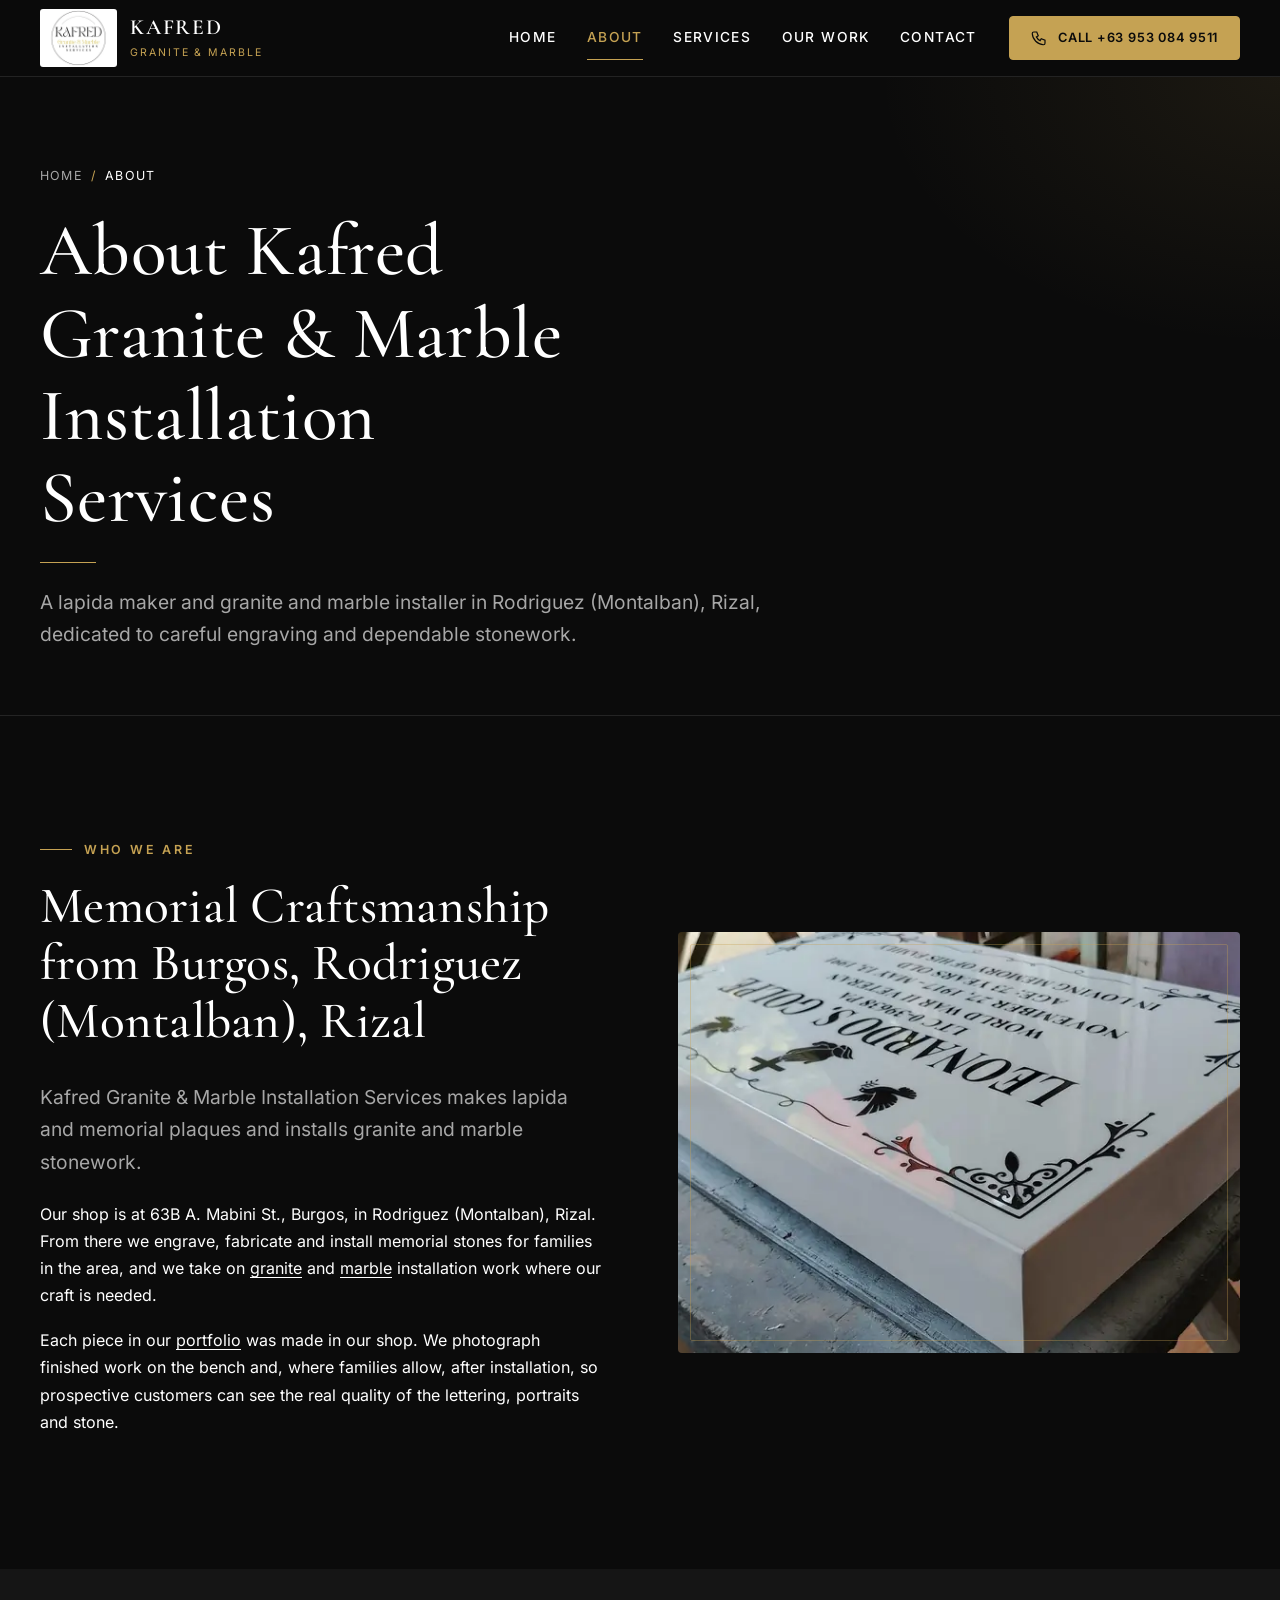
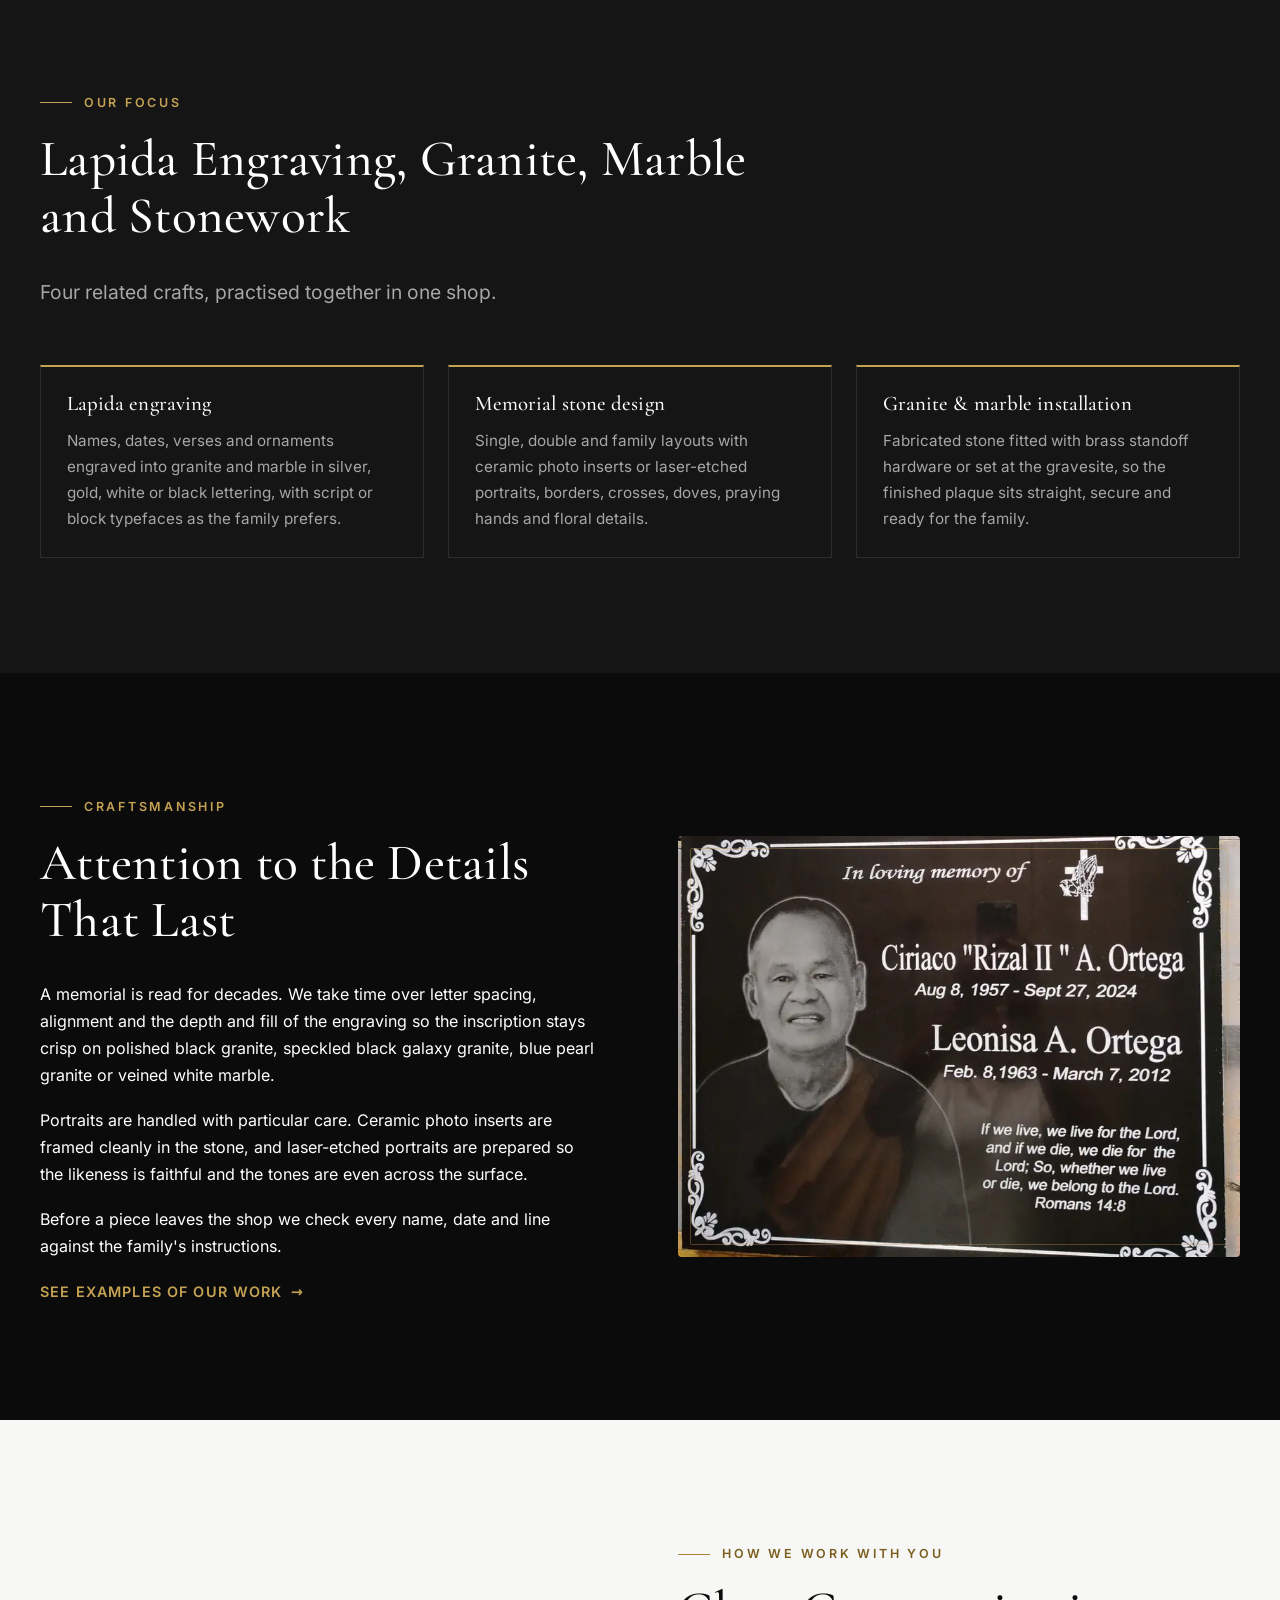
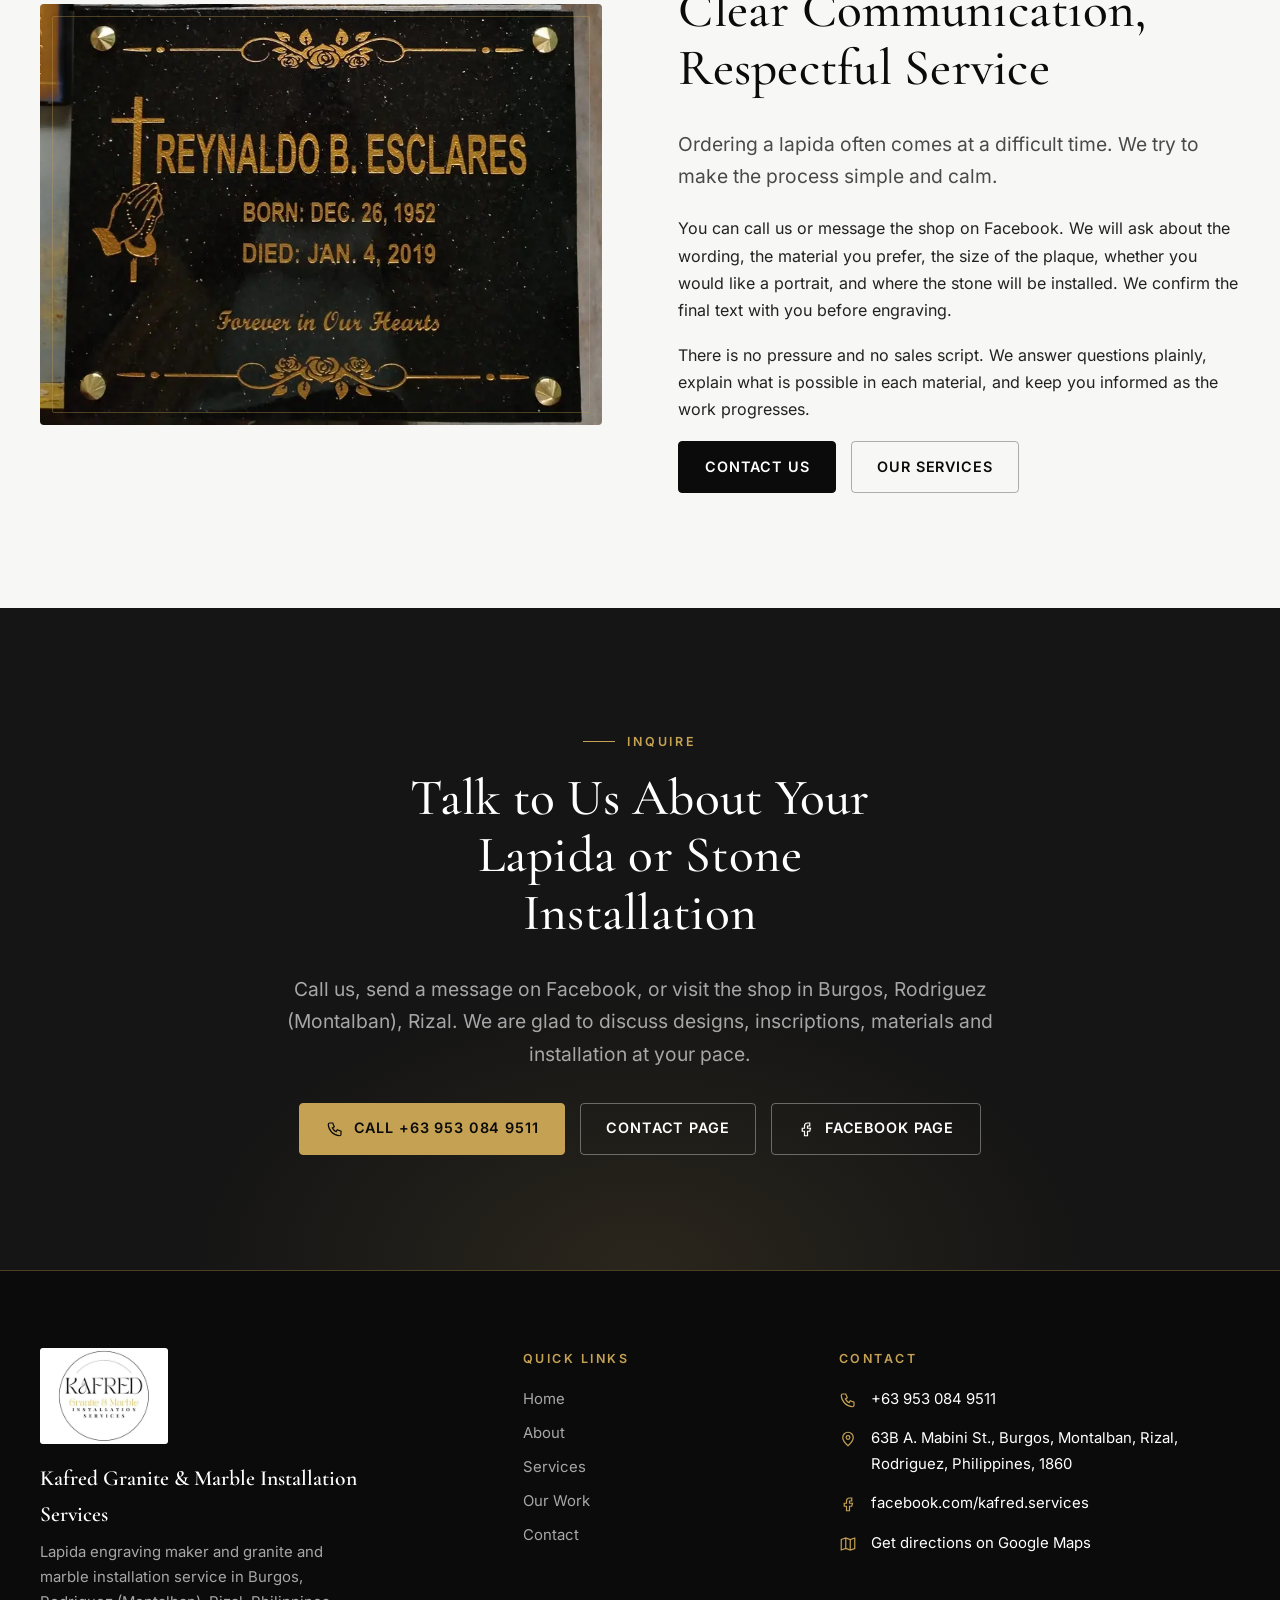
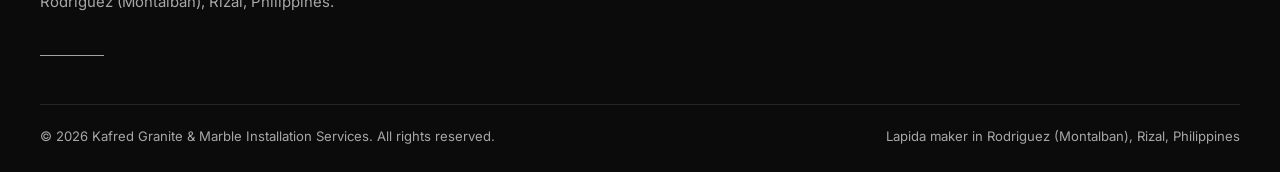
<file: about/index.html>
<!DOCTYPE html>
<html lang="en-PH" class="no-js">
<head>
  <meta charset="UTF-8">
  <meta name="viewport" content="width=device-width, initial-scale=1">
  <title>About Kafred Granite &amp; Marble | Rodriguez, Rizal</title>
  <meta name="description" content="Kafred is a lapida maker and granite and marble installer in Burgos, Rodriguez (Montalban), Rizal, focused on careful engraving and respectful service.">
  <link rel="canonical" href="https://kafredlapida.com/about/">
  <link rel="alternate" hreflang="en-PH" href="https://kafredlapida.com/about/">
  <link rel="alternate" hreflang="x-default" href="https://kafredlapida.com/about/">
  <meta name="robots" content="index, follow, max-image-preview:large, max-snippet:-1, max-video-preview:-1">
  <meta name="theme-color" content="#0B0B0B">
  <meta name="color-scheme" content="dark">
  <meta name="author" content="Kafred Granite & Marble Installation Services">
  <meta name="application-name" content="Kafred">
  <meta name="apple-mobile-web-app-title" content="Kafred">
  <meta name="geo.region" content="PH-RIZ">
  <meta name="geo.placename" content="Rodriguez (Montalban), Rizal, Philippines">
  <meta property="og:type" content="article">
  <meta property="og:site_name" content="Kafred Granite & Marble Installation Services">
  <meta property="og:title" content="About Kafred Granite &amp; Marble | Rodriguez, Rizal">
  <meta property="og:description" content="Kafred is a lapida maker and granite and marble installer in Burgos, Rodriguez (Montalban), Rizal, focused on careful engraving and respectful service.">
  <meta property="og:url" content="https://kafredlapida.com/about/">
  <meta property="og:image" content="https://kafredlapida.com/assets/images/og-image.jpg">
  <meta property="og:image:width" content="1200">
  <meta property="og:image:height" content="630">
  <meta property="og:image:alt" content="Kafred Granite &amp; Marble Installation Services logo">
  <meta property="og:locale" content="en_PH">
  <meta name="twitter:card" content="summary_large_image">
  <meta name="twitter:title" content="About Kafred Granite &amp; Marble | Rodriguez, Rizal">
  <meta name="twitter:description" content="Kafred is a lapida maker and granite and marble installer in Burgos, Rodriguez (Montalban), Rizal, focused on careful engraving and respectful service.">
  <meta name="twitter:image" content="https://kafredlapida.com/assets/images/og-image.jpg">
  <meta name="twitter:image:alt" content="Kafred Granite &amp; Marble Installation Services logo">
  <link rel="icon" href="../favicon.ico" sizes="any">
  <link rel="icon" type="image/png" sizes="32x32" href="../assets/icons/favicon-32.png">
  <link rel="icon" type="image/png" sizes="192x192" href="../assets/icons/favicon-192.png">
  <link rel="apple-touch-icon" sizes="180x180" href="../assets/icons/favicon-180.png">
  <link rel="manifest" href="../site.webmanifest">
  <link rel="preload" as="font" type="font/woff2" href="../assets/fonts/CormorantGaramond-Variable.woff2" crossorigin>
  <link rel="preload" as="font" type="font/woff2" href="../assets/fonts/Inter-Variable.woff2" crossorigin>
  <link rel="stylesheet" href="../assets/css/style.css?v=fc4654d6">
  <script type="application/ld+json">
{
  "@context": "https://schema.org",
  "@graph": [
    {
      "@type": "LocalBusiness",
      "@id": "https://kafredlapida.com/#business",
      "name": "Kafred Granite & Marble Installation Services",
      "alternateName": "Kafred",
      "description": "Lapida (memorial plaque) engraving maker and granite and marble fabrication and installation service in Burgos, Rodriguez (Montalban), Rizal, Philippines.",
      "url": "https://kafredlapida.com/",
      "telephone": "+639530849511",
      "image": [
        "https://kafredlapida.com/assets/images/og-image.jpg",
        "https://kafredlapida.com/assets/images/projects/lapida-white-marble-gold-lettering-two-portraits-installed-1600.webp",
        "https://kafredlapida.com/assets/images/projects/lapida-black-galaxy-granite-gold-lettering-brass-fittings-1600.webp",
        "https://kafredlapida.com/assets/images/projects/lapida-black-galaxy-granite-gold-lettering-portrait-1600.webp",
        "https://kafredlapida.com/assets/images/projects/lapida-white-marble-black-lettering-veined-1600.webp"
      ],
      "logo": "https://kafredlapida.com/assets/images/logo.png",
      "address": {
        "@type": "PostalAddress",
        "streetAddress": "63B A. Mabini St., Burgos",
        "addressLocality": "Rodriguez (Montalban)",
        "addressRegion": "Rizal",
        "postalCode": "1860",
        "addressCountry": "PH"
      },
      "areaServed": [
        {
          "@type": "City",
          "name": "Rodriguez (Montalban)"
        },
        {
          "@type": "AdministrativeArea",
          "name": "Rizal"
        }
      ],
      "contactPoint": {
        "@type": "ContactPoint",
        "telephone": "+639530849511",
        "contactType": "customer service",
        "url": "https://kafredlapida.com/contact/"
      },
      "hasMap": "https://maps.app.goo.gl/MZECwJ6J6NqyNUKT8",
      "sameAs": [
        "https://www.facebook.com/kafred.services"
      ],
      "knowsAbout": [
        "Lapida engraving",
        "Memorial plaques",
        "Gravestone lettering",
        "Granite fabrication",
        "Granite installation",
        "Marble fabrication",
        "Marble installation",
        "Laser-etched portraits on granite",
        "Ceramic photo inserts",
        "Pet memorial plaques"
      ],
      "hasOfferCatalog": {
        "@type": "OfferCatalog",
        "name": "Lapida, granite and marble services",
        "itemListElement": [
          {
            "@type": "Offer",
            "itemOffered": {
              "@id": "https://kafredlapida.com/services/#lapida-engraving-service"
            }
          },
          {
            "@type": "Offer",
            "itemOffered": {
              "@id": "https://kafredlapida.com/services/#custom-lapida-service"
            }
          },
          {
            "@type": "Offer",
            "itemOffered": {
              "@id": "https://kafredlapida.com/services/#granite-service"
            }
          },
          {
            "@type": "Offer",
            "itemOffered": {
              "@id": "https://kafredlapida.com/services/#marble-service"
            }
          },
          {
            "@type": "Offer",
            "itemOffered": {
              "@id": "https://kafredlapida.com/services/#other-stonework-service"
            }
          }
        ]
      }
    },
    {
      "@type": "WebSite",
      "@id": "https://kafredlapida.com/#website",
      "url": "https://kafredlapida.com/",
      "name": "Kafred Granite & Marble Installation Services",
      "alternateName": "Kafred",
      "description": "Official website of Kafred Granite & Marble Installation Services, lapida maker and stone installer in Rodriguez (Montalban), Rizal.",
      "publisher": {
        "@id": "https://kafredlapida.com/#business"
      },
      "inLanguage": "en-PH"
    },
    {
      "@type": "BreadcrumbList",
      "@id": "https://kafredlapida.com/about/#breadcrumb",
      "itemListElement": [
        {
          "@type": "ListItem",
          "position": 1,
          "name": "Home",
          "item": "https://kafredlapida.com/"
        },
        {
          "@type": "ListItem",
          "position": 2,
          "name": "About",
          "item": "https://kafredlapida.com/about/"
        }
      ]
    },
    {
      "@type": "AboutPage",
      "@id": "https://kafredlapida.com/about/#webpage",
      "url": "https://kafredlapida.com/about/",
      "name": "About Kafred Granite & Marble | Rodriguez, Rizal",
      "headline": "About Kafred Granite & Marble | Rodriguez, Rizal",
      "description": "Kafred is a lapida maker and granite and marble installer in Burgos, Rodriguez (Montalban), Rizal, focused on careful engraving and respectful service.",
      "inLanguage": "en-PH",
      "isPartOf": {
        "@id": "https://kafredlapida.com/#website"
      },
      "about": {
        "@id": "https://kafredlapida.com/#business"
      },
      "datePublished": "2026-10-14",
      "dateModified": "2026-10-14",
      "primaryImageOfPage": {
        "@type": "ImageObject",
        "contentUrl": "https://kafredlapida.com/assets/images/projects/lapida-white-marble-workshop-angle-1600.webp",
        "url": "https://kafredlapida.com/assets/images/projects/lapida-white-marble-workshop-angle-1600.webp",
        "width": 1600,
        "height": 886
      },
      "speakable": {
        "@type": "SpeakableSpecification",
        "cssSelector": [
          "#page-title",
          ".page-lede",
          ".intro-summary"
        ]
      },
      "breadcrumb": {
        "@id": "https://kafredlapida.com/about/#breadcrumb"
      }
    }
  ]
}
  </script>
</head>
<body>
  <a class="skip-link" href="#main" title="Skip to main content">Skip to main content</a>
  <header class="site-header">
    <div class="container header-inner">
      <a class="brand" href="../" aria-label="Kafred Granite &amp; Marble Installation Services — Home" title="Kafred Granite &amp; Marble Installation Services — Home">
        <img src="../assets/images/logo-rect-320.webp" width="77" height="58" alt="Kafred Granite &amp; Marble Installation Services logo" title="Kafred Granite &amp; Marble Installation Services">
        <span class="brand__text"><span class="brand__name">KAFRED</span><br><span class="brand__tag">Granite &amp; Marble</span></span>
      </a>
      <button class="nav-toggle" type="button" aria-expanded="false" aria-controls="site-nav" aria-label="Open menu">
        <span class="nav-toggle__bars" aria-hidden="true"></span>
      </button>
      <nav class="site-nav" id="site-nav" aria-label="Main navigation">
        <ul class="nav-list">
            <li><a href="../" title="Kafred home page: lapida engraving, granite and marble in Rizal">Home</a></li>
            <li><a href="../about/" title="About Kafred Granite &amp; Marble Installation Services" aria-current="page">About</a></li>
            <li><a href="../services/" title="Lapida engraving, granite and marble services">Services</a></li>
            <li><a href="../our-work/" title="Gallery of finished lapida and stonework">Our Work</a></li>
            <li><a href="../contact/" title="Contact Kafred: phone, address, map and inquiry form">Contact</a></li>
        </ul>
        <div class="nav-cta">
          <a class="btn btn--gold" href="tel:+639530849511" title="Call Kafred at +63 953 084 9511"><svg viewBox="0 0 24 24" fill="none" stroke="currentColor" stroke-width="1.6" aria-hidden="true"><path d="M5 4h4l2 5-2.5 1.5a11 11 0 0 0 5 5L15 13l5 2v4a2 2 0 0 1-2 2A16 16 0 0 1 3 6a2 2 0 0 1 2-2z"/></svg> Call&nbsp;+63&nbsp;953&nbsp;084&nbsp;9511</a>
        </div>
      </nav>
    </div>
  </header>
  <main id="main">
    
    <section class="page-hero" aria-labelledby="page-title">
      <div class="container">
        <nav aria-label="Breadcrumb">
          <ol class="breadcrumb">
            <li><a href="../" title="Kafred home page">Home</a></li>
            <li aria-current="page">About</li>
          </ol>
        </nav>
        <h1 id="page-title">About Kafred Granite &amp; Marble Installation Services</h1>
        <hr class="gold-rule">
        <p class="lede page-lede">A lapida maker and granite and marble installer in Rodriguez (Montalban), Rizal, dedicated to careful engraving and dependable stonework.</p>
      </div>
    </section>

    <section class="section" id="who-we-are" aria-labelledby="who-heading">
      <div class="container split">
        <div class="split__body reveal">
          <p class="eyebrow">Who we are</p>
          <h2 id="who-heading">Memorial Craftsmanship from Burgos, Rodriguez (Montalban), Rizal</h2>
          <p class="lede intro-summary">Kafred Granite &amp; Marble Installation Services makes lapida and memorial plaques and installs granite and marble stonework.</p>
          <p>Our shop is at 63B A. Mabini St., Burgos, in Rodriguez (Montalban), Rizal. From there we engrave, fabricate and install memorial stones for families in the area, and we take on <a href="../services/#granite" title="Granite fabrication and installation">granite</a> and <a href="../services/#marble" title="Marble fabrication and installation">marble</a> installation work where our craft is needed.</p>
          <p>Each piece in our <a href="../our-work/" title="Gallery of finished lapida and stonework">portfolio</a> was made in our shop. We photograph finished work on the bench and, where families allow, after installation, so prospective customers can see the real quality of the lettering, portraits and stone.</p>
        </div>
        <div class="split__media split__media--landscape reveal">
          <img src="../assets/images/projects/lapida-white-marble-workshop-angle-800.webp" srcset="../assets/images/projects/lapida-white-marble-workshop-angle-480.webp 480w, ../assets/images/projects/lapida-white-marble-workshop-angle-800.webp 800w, ../assets/images/projects/lapida-white-marble-workshop-angle-1200.webp 1200w, ../assets/images/projects/lapida-white-marble-workshop-angle-1600.webp 1600w" sizes="(min-width: 1300px) 560px, (min-width: 860px) 45vw, 100vw" width="800" height="443" loading="lazy" decoding="async" alt="Angled view of a white marble lapida on the workshop bench, showing the stone&#x27;s thickness and black engraved lettering" title="White marble lapida on the bench, showing the finished edge and black engraved lettering — Kafred Granite &amp; Marble Installation Services">
        </div>
      </div>
    </section>

    <section class="section section--dark2" id="our-focus" aria-labelledby="focus-heading">
      <div class="container">
        <div class="section-head reveal">
          <p class="eyebrow">Our focus</p>
          <h2 id="focus-heading">Lapida Engraving, Granite, Marble and Stonework</h2>
          <p class="lede">Four related crafts, practised together in one shop.</p>
        </div>
        <div class="values">
          <div class="value reveal"><h3>Lapida engraving</h3><p>Names, dates, verses and ornaments engraved into granite and marble in silver, gold, white or black lettering, with script or block typefaces as the family prefers.</p></div>
          <div class="value reveal"><h3>Memorial stone design</h3><p>Single, double and family layouts with ceramic photo inserts or laser-etched portraits, borders, crosses, doves, praying hands and floral details.</p></div>
          <div class="value reveal"><h3>Granite &amp; marble installation</h3><p>Fabricated stone fitted with brass standoff hardware or set at the gravesite, so the finished plaque sits straight, secure and ready for the family.</p></div>
        </div>
      </div>
    </section>

    <section class="section" id="craftsmanship" aria-labelledby="craft-heading">
      <div class="container split split--reverse">
        <div class="split__body reveal">
          <p class="eyebrow">Craftsmanship</p>
          <h2 id="craft-heading">Attention to the Details That Last</h2>
          <p>A memorial is read for decades. We take time over letter spacing, alignment and the depth and fill of the engraving so the inscription stays crisp on polished black granite, speckled black galaxy granite, blue pearl granite or veined white marble.</p>
          <p>Portraits are handled with particular care. Ceramic photo inserts are framed cleanly in the stone, and laser-etched portraits are prepared so the likeness is faithful and the tones are even across the surface.</p>
          <p>Before a piece leaves the shop we check every name, date and line against the family's instructions.</p>
          <a class="text-link" href="../our-work/" title="Gallery of finished lapida and stonework">See examples of our work</a>
        </div>
        <div class="split__media split__media--landscape reveal">
          <img src="../assets/images/projects/lapida-black-granite-laser-etched-portrait-scroll-border-800.webp" srcset="../assets/images/projects/lapida-black-granite-laser-etched-portrait-scroll-border-480.webp 480w, ../assets/images/projects/lapida-black-granite-laser-etched-portrait-scroll-border-800.webp 800w, ../assets/images/projects/lapida-black-granite-laser-etched-portrait-scroll-border-1200.webp 1200w, ../assets/images/projects/lapida-black-granite-laser-etched-portrait-scroll-border-1600.webp 1600w" sizes="(min-width: 1300px) 560px, (min-width: 860px) 45vw, 100vw" width="800" height="655" loading="lazy" decoding="async" alt="Black granite lapida with a laser-etched portrait, scroll border and white lettering for two names" title="Black granite lapida with an etched portrait, scroll border and lettering for two names — Kafred Granite &amp; Marble Installation Services">
        </div>
      </div>
    </section>

    <section class="section section--light" id="how-we-work" aria-labelledby="how-heading">
      <div class="container split">
        <div class="split__media split__media--landscape reveal">
          <img src="../assets/images/projects/lapida-black-galaxy-granite-gold-lettering-brass-fittings-800.webp" srcset="../assets/images/projects/lapida-black-galaxy-granite-gold-lettering-brass-fittings-480.webp 480w, ../assets/images/projects/lapida-black-galaxy-granite-gold-lettering-brass-fittings-800.webp 800w, ../assets/images/projects/lapida-black-galaxy-granite-gold-lettering-brass-fittings-1200.webp 1200w, ../assets/images/projects/lapida-black-galaxy-granite-gold-lettering-brass-fittings-1600.webp 1600w" sizes="(min-width: 1300px) 560px, (min-width: 860px) 45vw, 100vw" width="800" height="597" loading="lazy" decoding="async" alt="Black galaxy granite lapida with gold lettering, rose border and brass standoff fittings" title="Black galaxy granite lapida with gold lettering, rose border and brass standoff fittings — Kafred Granite &amp; Marble Installation Services">
        </div>
        <div class="split__body reveal">
          <p class="eyebrow">How we work with you</p>
          <h2 id="how-heading">Clear Communication, Respectful Service</h2>
          <p class="lede">Ordering a lapida often comes at a difficult time. We try to make the process simple and calm.</p>
          <p>You can call us or message the shop on Facebook. We will ask about the wording, the material you prefer, the size of the plaque, whether you would like a portrait, and where the stone will be installed. We confirm the final text with you before engraving.</p>
          <p>There is no pressure and no sales script. We answer questions plainly, explain what is possible in each material, and keep you informed as the work progresses.</p>
          <div class="btn-row">
            <a class="btn btn--dark" href="../contact/" title="Contact page: phone, address, map and inquiry form">Contact Us</a>
            <a class="btn btn--outline" href="../services/" title="Lapida engraving, granite and marble services">Our Services</a>
          </div>
        </div>
      </div>
    </section>

    
    <section class="cta-band section--dark2" aria-labelledby="cta-heading">
      <div class="container">
        <p class="eyebrow" style="justify-content:center">Inquire</p>
        <h2 id="cta-heading">Talk to Us About Your Lapida or Stone Installation</h2>
        <p class="lede">Call us, send a message on Facebook, or visit the shop in Burgos, Rodriguez (Montalban), Rizal. We are glad to discuss designs, inscriptions, materials and installation at your pace.</p>
        <div class="btn-row">
          <a class="btn btn--gold" href="tel:+639530849511" title="Call Kafred at +63 953 084 9511"><svg viewBox="0 0 24 24" fill="none" stroke="currentColor" stroke-width="1.6" aria-hidden="true"><path d="M5 4h4l2 5-2.5 1.5a11 11 0 0 0 5 5L15 13l5 2v4a2 2 0 0 1-2 2A16 16 0 0 1 3 6a2 2 0 0 1 2-2z"/></svg> Call&nbsp;+63&nbsp;953&nbsp;084&nbsp;9511</a>
          <a class="btn btn--outline" href="../contact/" title="Contact page: phone, address, map and inquiry form">Contact Page</a>
          <a class="btn btn--outline" href="https://www.facebook.com/kafred.services" target="_blank" rel="noopener" title="Kafred Granite &amp; Marble on Facebook"><svg viewBox="0 0 24 24" fill="none" stroke="currentColor" stroke-width="1.6" aria-hidden="true"><path d="M14 8h3V4h-3a4 4 0 0 0-4 4v3H7v4h3v6h4v-6h3l1-4h-4V8z"/></svg> Facebook Page</a>
        </div>
      </div>
    </section>
  </main>
  <footer class="site-footer">
    <div class="container">
      <div class="footer-grid">
        <div class="footer-brand">
          <img src="../assets/images/logo-rect-320.webp" width="128" height="96" alt="Kafred Granite &amp; Marble Installation Services logo" title="Kafred Granite &amp; Marble Installation Services" loading="lazy">
          <p class="footer-name">Kafred Granite &amp; Marble Installation Services</p>
          <p>Lapida engraving maker and granite and marble installation service in Burgos, Rodriguez (Montalban), Rizal, Philippines.</p>
        </div>
        <nav aria-label="Footer navigation">
          <p class="footer-heading">Quick Links</p>
          <ul class="footer-links">
            <li><a href="../" title="Kafred home page: lapida engraving, granite and marble in Rizal">Home</a></li>
            <li><a href="../about/" title="About Kafred Granite &amp; Marble Installation Services">About</a></li>
            <li><a href="../services/" title="Lapida engraving, granite and marble services">Services</a></li>
            <li><a href="../our-work/" title="Gallery of finished lapida and stonework">Our Work</a></li>
            <li><a href="../contact/" title="Contact Kafred: phone, address, map and inquiry form">Contact</a></li>
          </ul>
        </nav>
        <div>
          <p class="footer-heading">Contact</p>
          <ul class="footer-contact">
            <li><svg viewBox="0 0 24 24" fill="none" stroke="currentColor" stroke-width="1.6" aria-hidden="true"><path d="M5 4h4l2 5-2.5 1.5a11 11 0 0 0 5 5L15 13l5 2v4a2 2 0 0 1-2 2A16 16 0 0 1 3 6a2 2 0 0 1 2-2z"/></svg><span><a href="tel:+639530849511" title="Call Kafred at +63 953 084 9511">+63&nbsp;953&nbsp;084&nbsp;9511</a></span></li>
            <li><svg viewBox="0 0 24 24" fill="none" stroke="currentColor" stroke-width="1.6" aria-hidden="true"><path d="M12 21s-7-6.2-7-11a7 7 0 0 1 14 0c0 4.8-7 11-7 11z"/><circle cx="12" cy="10" r="2.5"/></svg><address><a href="https://maps.app.goo.gl/MZECwJ6J6NqyNUKT8" target="_blank" rel="noopener" title="Open the Kafred shop location in Google Maps">63B A. Mabini St., Burgos, Montalban, Rizal, Rodriguez, Philippines, 1860</a></address></li>
            <li><svg viewBox="0 0 24 24" fill="none" stroke="currentColor" stroke-width="1.6" aria-hidden="true"><path d="M14 8h3V4h-3a4 4 0 0 0-4 4v3H7v4h3v6h4v-6h3l1-4h-4V8z"/></svg><span><a href="https://www.facebook.com/kafred.services" target="_blank" rel="noopener me" title="Kafred Granite &amp; Marble on Facebook">facebook.com/kafred.services</a></span></li>
            <li><svg viewBox="0 0 24 24" fill="none" stroke="currentColor" stroke-width="1.6" aria-hidden="true"><path d="M3 6l6-2 6 2 6-2v14l-6 2-6-2-6 2z"/><path d="M9 4v14M15 6v14"/></svg><span><a href="https://maps.app.goo.gl/MZECwJ6J6NqyNUKT8" target="_blank" rel="noopener" title="Get directions to Kafred in Google Maps">Get directions on Google Maps</a></span></li>
          </ul>
        </div>
      </div>
      <div class="footer-divider" aria-hidden="true"></div>
      <div class="footer-bottom">
        <p>&copy; <span id="copyright-year">2026</span> Kafred Granite &amp; Marble Installation Services. All rights reserved.</p>
        <p>Lapida maker in Rodriguez (Montalban), Rizal, Philippines</p>
      </div>
    </div>
  </footer>
  <script src="../assets/js/main.js?v=321317e8" defer></script>
</body>
</html>
</file>
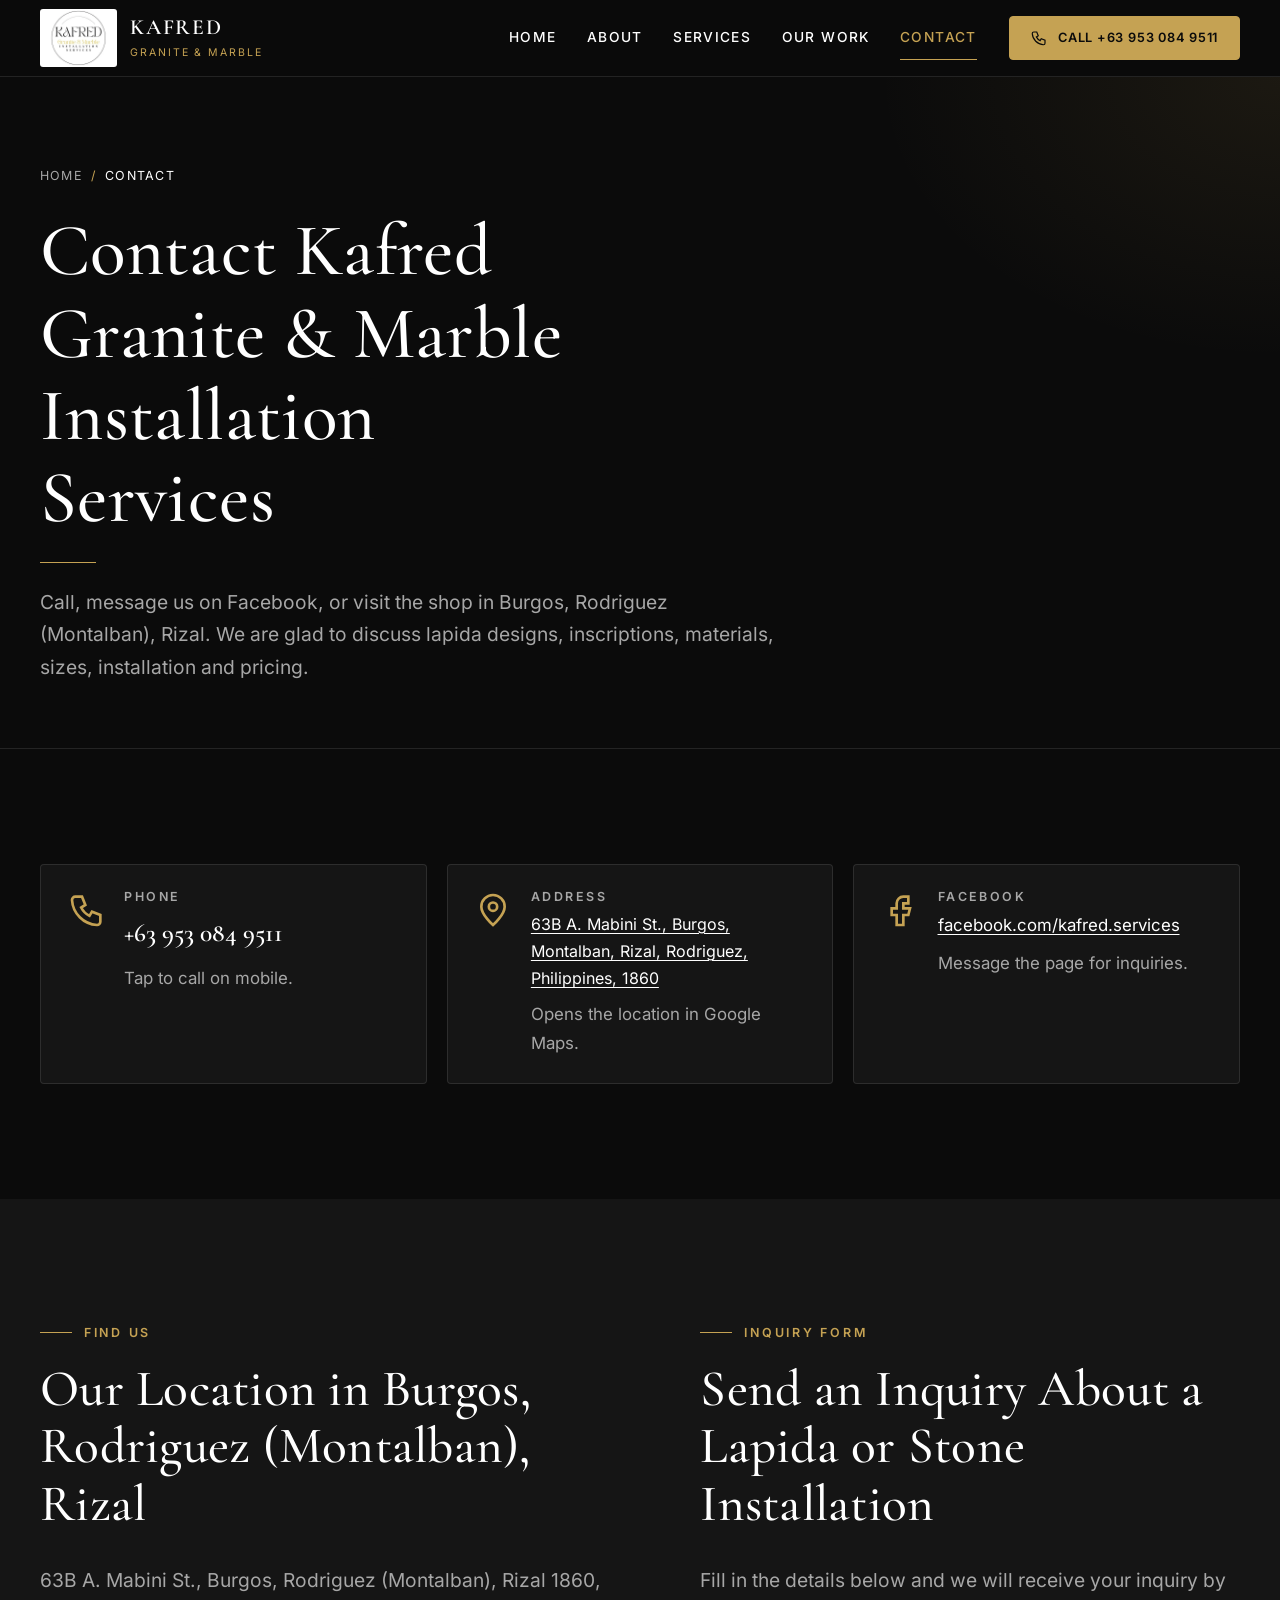
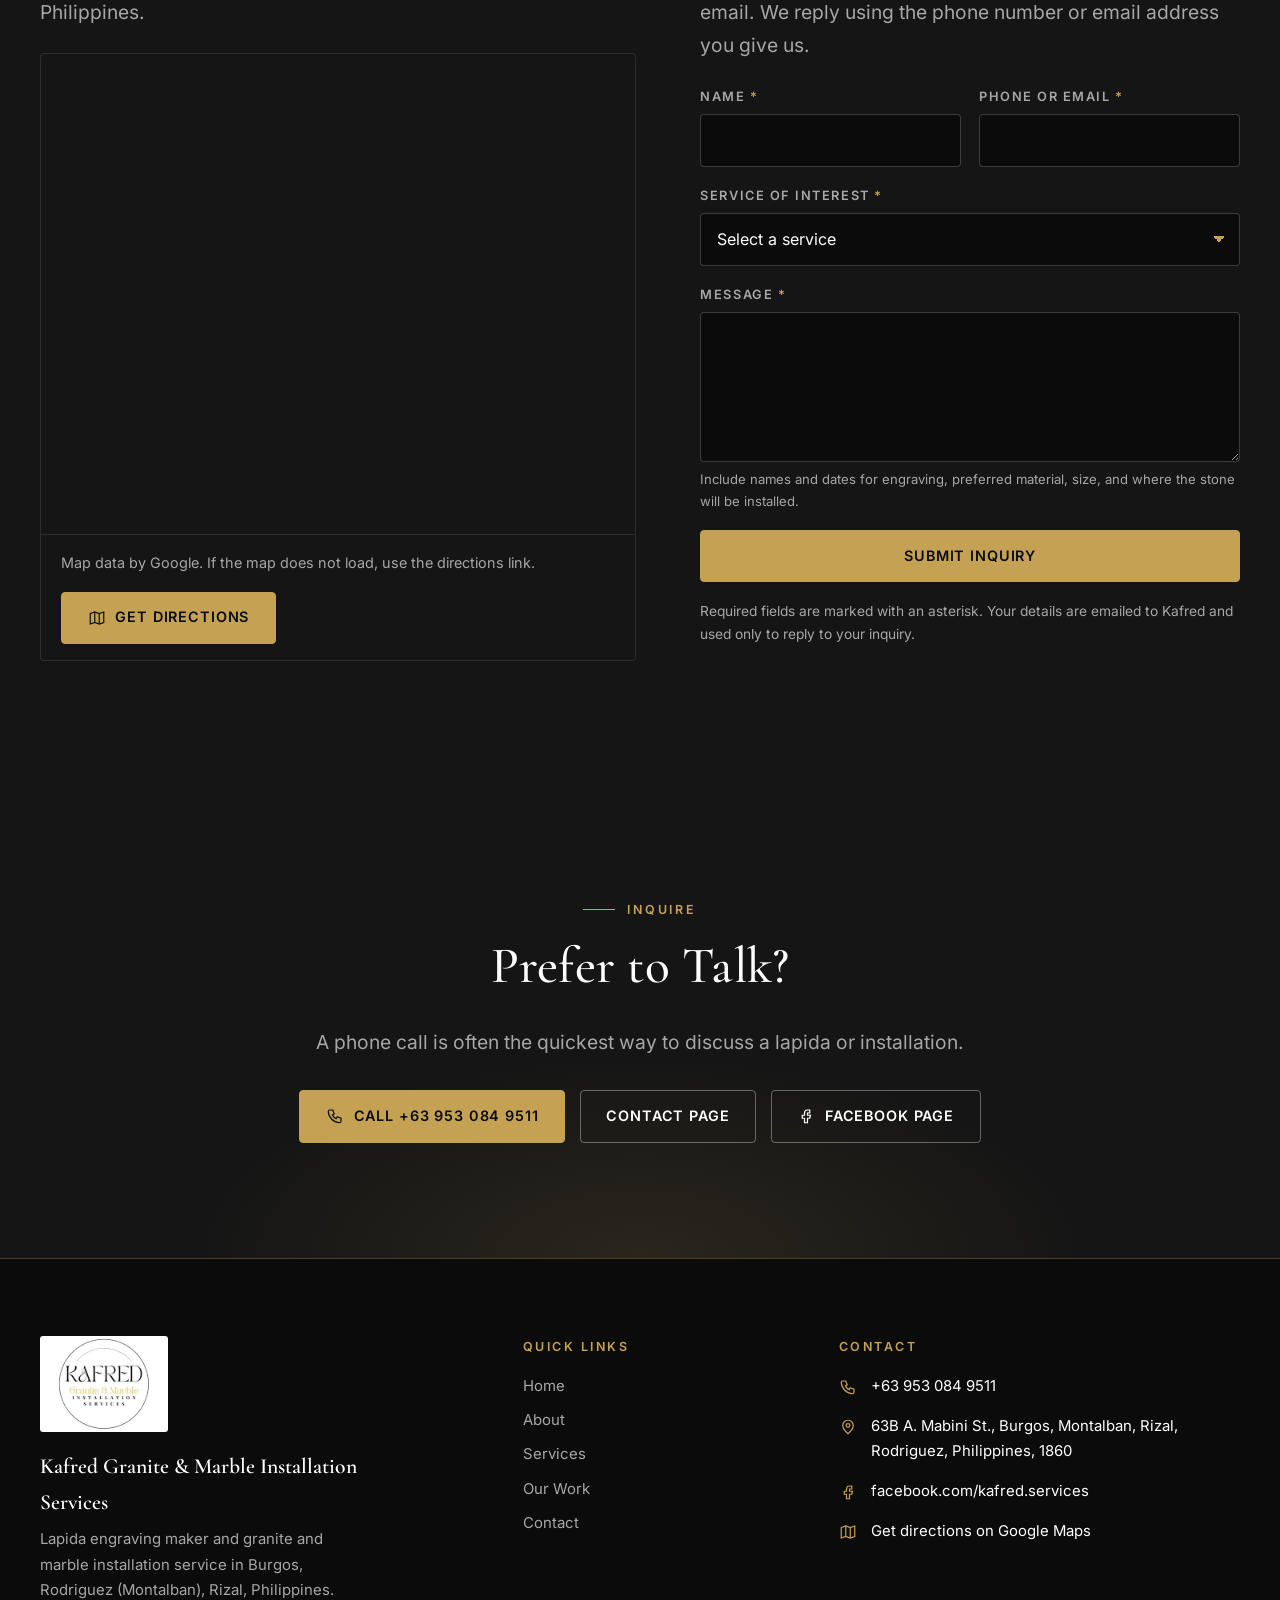
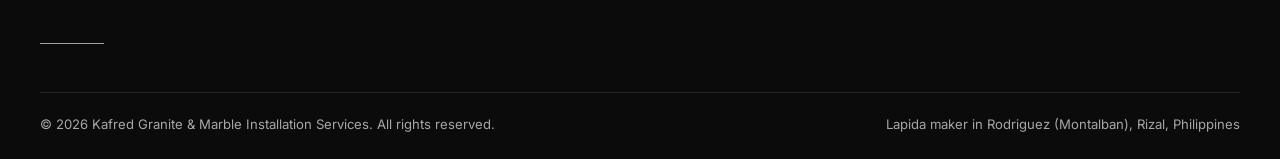
<file: contact/index.html>
<!DOCTYPE html>
<html lang="en-PH" class="no-js">
<head>
  <meta charset="UTF-8">
  <meta name="viewport" content="width=device-width, initial-scale=1">
  <title>Contact Kafred | Lapida Maker in Rodriguez, Rizal</title>
  <meta name="description" content="Contact Kafred at 63B A. Mabini St., Burgos, Rodriguez (Montalban), Rizal. Call +63 953 084 9511, message us on Facebook, or get directions on Google Maps.">
  <link rel="canonical" href="https://kafredlapida.com/contact/">
  <link rel="alternate" hreflang="en-PH" href="https://kafredlapida.com/contact/">
  <link rel="alternate" hreflang="x-default" href="https://kafredlapida.com/contact/">
  <meta name="robots" content="index, follow, max-image-preview:large, max-snippet:-1, max-video-preview:-1">
  <meta name="theme-color" content="#0B0B0B">
  <meta name="color-scheme" content="dark">
  <meta name="author" content="Kafred Granite & Marble Installation Services">
  <meta name="application-name" content="Kafred">
  <meta name="apple-mobile-web-app-title" content="Kafred">
  <meta name="geo.region" content="PH-RIZ">
  <meta name="geo.placename" content="Rodriguez (Montalban), Rizal, Philippines">
  <meta property="og:type" content="article">
  <meta property="og:site_name" content="Kafred Granite & Marble Installation Services">
  <meta property="og:title" content="Contact Kafred | Lapida Maker in Rodriguez, Rizal">
  <meta property="og:description" content="Contact Kafred at 63B A. Mabini St., Burgos, Rodriguez (Montalban), Rizal. Call +63 953 084 9511, message us on Facebook, or get directions on Google Maps.">
  <meta property="og:url" content="https://kafredlapida.com/contact/">
  <meta property="og:image" content="https://kafredlapida.com/assets/images/og-image.jpg">
  <meta property="og:image:width" content="1200">
  <meta property="og:image:height" content="630">
  <meta property="og:image:alt" content="Kafred Granite &amp; Marble Installation Services logo">
  <meta property="og:locale" content="en_PH">
  <meta name="twitter:card" content="summary_large_image">
  <meta name="twitter:title" content="Contact Kafred | Lapida Maker in Rodriguez, Rizal">
  <meta name="twitter:description" content="Contact Kafred at 63B A. Mabini St., Burgos, Rodriguez (Montalban), Rizal. Call +63 953 084 9511, message us on Facebook, or get directions on Google Maps.">
  <meta name="twitter:image" content="https://kafredlapida.com/assets/images/og-image.jpg">
  <meta name="twitter:image:alt" content="Kafred Granite &amp; Marble Installation Services logo">
  <link rel="icon" href="../favicon.ico" sizes="any">
  <link rel="icon" type="image/png" sizes="32x32" href="../assets/icons/favicon-32.png">
  <link rel="icon" type="image/png" sizes="192x192" href="../assets/icons/favicon-192.png">
  <link rel="apple-touch-icon" sizes="180x180" href="../assets/icons/favicon-180.png">
  <link rel="manifest" href="../site.webmanifest">
  <link rel="preload" as="font" type="font/woff2" href="../assets/fonts/CormorantGaramond-Variable.woff2" crossorigin>
  <link rel="preload" as="font" type="font/woff2" href="../assets/fonts/Inter-Variable.woff2" crossorigin>
  <link rel="stylesheet" href="../assets/css/style.css?v=fc4654d6">
  <script type="application/ld+json">
{
  "@context": "https://schema.org",
  "@graph": [
    {
      "@type": "LocalBusiness",
      "@id": "https://kafredlapida.com/#business",
      "name": "Kafred Granite & Marble Installation Services",
      "alternateName": "Kafred",
      "description": "Lapida (memorial plaque) engraving maker and granite and marble fabrication and installation service in Burgos, Rodriguez (Montalban), Rizal, Philippines.",
      "url": "https://kafredlapida.com/",
      "telephone": "+639530849511",
      "image": [
        "https://kafredlapida.com/assets/images/og-image.jpg",
        "https://kafredlapida.com/assets/images/projects/lapida-white-marble-gold-lettering-two-portraits-installed-1600.webp",
        "https://kafredlapida.com/assets/images/projects/lapida-black-galaxy-granite-gold-lettering-brass-fittings-1600.webp",
        "https://kafredlapida.com/assets/images/projects/lapida-black-galaxy-granite-gold-lettering-portrait-1600.webp",
        "https://kafredlapida.com/assets/images/projects/lapida-white-marble-black-lettering-veined-1600.webp"
      ],
      "logo": "https://kafredlapida.com/assets/images/logo.png",
      "address": {
        "@type": "PostalAddress",
        "streetAddress": "63B A. Mabini St., Burgos",
        "addressLocality": "Rodriguez (Montalban)",
        "addressRegion": "Rizal",
        "postalCode": "1860",
        "addressCountry": "PH"
      },
      "areaServed": [
        {
          "@type": "City",
          "name": "Rodriguez (Montalban)"
        },
        {
          "@type": "AdministrativeArea",
          "name": "Rizal"
        }
      ],
      "contactPoint": {
        "@type": "ContactPoint",
        "telephone": "+639530849511",
        "contactType": "customer service",
        "url": "https://kafredlapida.com/contact/"
      },
      "hasMap": "https://maps.app.goo.gl/MZECwJ6J6NqyNUKT8",
      "sameAs": [
        "https://www.facebook.com/kafred.services"
      ],
      "knowsAbout": [
        "Lapida engraving",
        "Memorial plaques",
        "Gravestone lettering",
        "Granite fabrication",
        "Granite installation",
        "Marble fabrication",
        "Marble installation",
        "Laser-etched portraits on granite",
        "Ceramic photo inserts",
        "Pet memorial plaques"
      ],
      "hasOfferCatalog": {
        "@type": "OfferCatalog",
        "name": "Lapida, granite and marble services",
        "itemListElement": [
          {
            "@type": "Offer",
            "itemOffered": {
              "@id": "https://kafredlapida.com/services/#lapida-engraving-service"
            }
          },
          {
            "@type": "Offer",
            "itemOffered": {
              "@id": "https://kafredlapida.com/services/#custom-lapida-service"
            }
          },
          {
            "@type": "Offer",
            "itemOffered": {
              "@id": "https://kafredlapida.com/services/#granite-service"
            }
          },
          {
            "@type": "Offer",
            "itemOffered": {
              "@id": "https://kafredlapida.com/services/#marble-service"
            }
          },
          {
            "@type": "Offer",
            "itemOffered": {
              "@id": "https://kafredlapida.com/services/#other-stonework-service"
            }
          }
        ]
      }
    },
    {
      "@type": "WebSite",
      "@id": "https://kafredlapida.com/#website",
      "url": "https://kafredlapida.com/",
      "name": "Kafred Granite & Marble Installation Services",
      "alternateName": "Kafred",
      "description": "Official website of Kafred Granite & Marble Installation Services, lapida maker and stone installer in Rodriguez (Montalban), Rizal.",
      "publisher": {
        "@id": "https://kafredlapida.com/#business"
      },
      "inLanguage": "en-PH"
    },
    {
      "@type": "BreadcrumbList",
      "@id": "https://kafredlapida.com/contact/#breadcrumb",
      "itemListElement": [
        {
          "@type": "ListItem",
          "position": 1,
          "name": "Home",
          "item": "https://kafredlapida.com/"
        },
        {
          "@type": "ListItem",
          "position": 2,
          "name": "Contact",
          "item": "https://kafredlapida.com/contact/"
        }
      ]
    },
    {
      "@type": "ContactPage",
      "@id": "https://kafredlapida.com/contact/#webpage",
      "url": "https://kafredlapida.com/contact/",
      "name": "Contact Kafred | Lapida Maker in Rodriguez, Rizal",
      "headline": "Contact Kafred | Lapida Maker in Rodriguez, Rizal",
      "description": "Contact Kafred at 63B A. Mabini St., Burgos, Rodriguez (Montalban), Rizal. Call +63 953 084 9511, message us on Facebook, or get directions on Google Maps.",
      "inLanguage": "en-PH",
      "isPartOf": {
        "@id": "https://kafredlapida.com/#website"
      },
      "about": {
        "@id": "https://kafredlapida.com/#business"
      },
      "datePublished": "2026-10-14",
      "dateModified": "2026-10-14",
      "primaryImageOfPage": {
        "@type": "ImageObject",
        "contentUrl": "https://kafredlapida.com/assets/images/og-image.jpg",
        "url": "https://kafredlapida.com/assets/images/og-image.jpg",
        "width": 1200,
        "height": 630
      },
      "speakable": {
        "@type": "SpeakableSpecification",
        "cssSelector": [
          "#page-title",
          ".page-lede"
        ]
      },
      "breadcrumb": {
        "@id": "https://kafredlapida.com/contact/#breadcrumb"
      }
    }
  ]
}
  </script>
</head>
<body>
  <a class="skip-link" href="#main" title="Skip to main content">Skip to main content</a>
  <header class="site-header">
    <div class="container header-inner">
      <a class="brand" href="../" aria-label="Kafred Granite &amp; Marble Installation Services — Home" title="Kafred Granite &amp; Marble Installation Services — Home">
        <img src="../assets/images/logo-rect-320.webp" width="77" height="58" alt="Kafred Granite &amp; Marble Installation Services logo" title="Kafred Granite &amp; Marble Installation Services">
        <span class="brand__text"><span class="brand__name">KAFRED</span><br><span class="brand__tag">Granite &amp; Marble</span></span>
      </a>
      <button class="nav-toggle" type="button" aria-expanded="false" aria-controls="site-nav" aria-label="Open menu">
        <span class="nav-toggle__bars" aria-hidden="true"></span>
      </button>
      <nav class="site-nav" id="site-nav" aria-label="Main navigation">
        <ul class="nav-list">
            <li><a href="../" title="Kafred home page: lapida engraving, granite and marble in Rizal">Home</a></li>
            <li><a href="../about/" title="About Kafred Granite &amp; Marble Installation Services">About</a></li>
            <li><a href="../services/" title="Lapida engraving, granite and marble services">Services</a></li>
            <li><a href="../our-work/" title="Gallery of finished lapida and stonework">Our Work</a></li>
            <li><a href="../contact/" title="Contact Kafred: phone, address, map and inquiry form" aria-current="page">Contact</a></li>
        </ul>
        <div class="nav-cta">
          <a class="btn btn--gold" href="tel:+639530849511" title="Call Kafred at +63 953 084 9511"><svg viewBox="0 0 24 24" fill="none" stroke="currentColor" stroke-width="1.6" aria-hidden="true"><path d="M5 4h4l2 5-2.5 1.5a11 11 0 0 0 5 5L15 13l5 2v4a2 2 0 0 1-2 2A16 16 0 0 1 3 6a2 2 0 0 1 2-2z"/></svg> Call&nbsp;+63&nbsp;953&nbsp;084&nbsp;9511</a>
        </div>
      </nav>
    </div>
  </header>
  <main id="main">
    
    <section class="page-hero" aria-labelledby="page-title">
      <div class="container">
        <nav aria-label="Breadcrumb">
          <ol class="breadcrumb">
            <li><a href="../" title="Kafred home page">Home</a></li>
            <li aria-current="page">Contact</li>
          </ol>
        </nav>
        <h1 id="page-title">Contact Kafred Granite &amp; Marble Installation Services</h1>
        <hr class="gold-rule">
        <p class="lede page-lede">Call, message us on Facebook, or visit the shop in Burgos, Rodriguez (Montalban), Rizal. We are glad to discuss lapida designs, inscriptions, materials, sizes, installation and pricing.</p>
      </div>
    </section>

    <section class="section" id="contact-details" aria-labelledby="details-heading">
      <div class="container">
        <h2 id="details-heading" class="visually-hidden">Contact Details</h2>
        <div class="contact-grid">
          <div class="contact-card reveal">
            <div class="contact-card__icon"><svg viewBox="0 0 24 24" fill="none" stroke="currentColor" stroke-width="1.6" aria-hidden="true"><path d="M5 4h4l2 5-2.5 1.5a11 11 0 0 0 5 5L15 13l5 2v4a2 2 0 0 1-2 2A16 16 0 0 1 3 6a2 2 0 0 1 2-2z"/></svg></div>
            <div>
              <h3>Phone</h3>
              <p><a class="big" href="tel:+639530849511" title="Call Kafred at +63 953 084 9511">+63&nbsp;953&nbsp;084&nbsp;9511</a></p>
              <p class="form-note">Tap to call on mobile.</p>
            </div>
          </div>
          <div class="contact-card reveal">
            <div class="contact-card__icon"><svg viewBox="0 0 24 24" fill="none" stroke="currentColor" stroke-width="1.6" aria-hidden="true"><path d="M12 21s-7-6.2-7-11a7 7 0 0 1 14 0c0 4.8-7 11-7 11z"/><circle cx="12" cy="10" r="2.5"/></svg></div>
            <div>
              <h3>Address</h3>
              <address><a href="https://maps.app.goo.gl/MZECwJ6J6NqyNUKT8" target="_blank" rel="noopener" title="Open the Kafred shop location in Google Maps">63B A. Mabini St., Burgos, Montalban, Rizal, Rodriguez, Philippines, 1860</a></address>
              <p class="form-note" style="margin-top:0.5rem">Opens the location in Google Maps.</p>
            </div>
          </div>
          <div class="contact-card reveal">
            <div class="contact-card__icon"><svg viewBox="0 0 24 24" fill="none" stroke="currentColor" stroke-width="1.6" aria-hidden="true"><path d="M14 8h3V4h-3a4 4 0 0 0-4 4v3H7v4h3v6h4v-6h3l1-4h-4V8z"/></svg></div>
            <div>
              <h3>Facebook</h3>
              <p><a href="https://www.facebook.com/kafred.services" target="_blank" rel="noopener me" title="Kafred Granite &amp; Marble on Facebook">facebook.com/kafred.services</a></p>
              <p class="form-note">Message the page for inquiries.</p>
            </div>
          </div>
        </div>
      </div>
    </section>

    <section class="section section--dark2" id="map-and-form" aria-labelledby="map-heading">
      <div class="container contact-layout">
        <div class="reveal">
          <p class="eyebrow">Find us</p>
          <h2 id="map-heading">Our Location in Burgos, Rodriguez (Montalban), Rizal</h2>
          <p class="lede" style="margin-bottom:1.5rem">63B A. Mabini St., Burgos, Rodriguez (Montalban), Rizal 1860, Philippines.</p>
          <div class="map-wrap">
            <iframe src="https://www.google.com/maps?q=63B+A.+Mabini+St.,+Burgos,+Rodriguez+(Montalban),+Rizal,+1860,+Philippines&output=embed" width="600" height="450" loading="lazy" referrerpolicy="no-referrer-when-downgrade" allowfullscreen title="Google Map showing the location of Kafred Granite &amp; Marble Installation Services at 63B A. Mabini St., Burgos, Rodriguez (Montalban), Rizal"></iframe>
            <div class="map-wrap__footer">
              <span>Map data by Google. If the map does not load, use the directions link.</span>
              <a class="btn btn--gold" href="https://maps.app.goo.gl/MZECwJ6J6NqyNUKT8" target="_blank" rel="noopener" title="Get directions to Kafred in Google Maps"><svg viewBox="0 0 24 24" fill="none" stroke="currentColor" stroke-width="1.6" aria-hidden="true"><path d="M3 6l6-2 6 2 6-2v14l-6 2-6-2-6 2z"/><path d="M9 4v14M15 6v14"/></svg> Get Directions</a>
            </div>
          </div>
        </div>

        <div class="reveal">
          <p class="eyebrow">Inquiry form</p>
          <h2 id="form-heading">Send an Inquiry About a Lapida or Stone Installation</h2>
          <p class="lede" style="margin-bottom:1.5rem">Fill in the details below and we will receive your inquiry by email. We reply using the phone number or email address you give us.</p>
          <!--
            The form is delivered by FormSubmit (https://formsubmit.co): submissions are emailed
            to the address in the action / data-endpoint URLs with the subject in _subject.
            To change the recipient, replace the email address in both URLs. See DEPLOYMENT.md.
          -->
          <form id="inquiry-form" class="form-grid form-grid--2" action="https://formsubmit.co/sherwingalindo18@gmail.com" method="post" data-endpoint="https://formsubmit.co/ajax/sherwingalindo18@gmail.com" novalidate aria-labelledby="form-heading">
            <input type="hidden" name="_subject" value="KAFRED LAPIDA INQUIRY">
            <input type="hidden" name="_template" value="table">
            <input type="hidden" name="_captcha" value="false">
            <input type="hidden" name="_next" value="https://kafredlapida.com/contact/?sent=1">
            <input type="hidden" name="_replyto" value="" id="inq-replyto">
            <div class="field">
              <label for="inq-name">Name <span class="req" aria-hidden="true">*</span></label>
              <input id="inq-name" name="name" type="text" autocomplete="name" required aria-describedby="inq-name-error">
              <span class="field__error" id="inq-name-error" role="alert"></span>
            </div>
            <div class="field">
              <label for="inq-contact">Phone or email <span class="req" aria-hidden="true">*</span></label>
              <input id="inq-contact" name="contact" type="text" autocomplete="tel" inputmode="text" required aria-describedby="inq-contact-error">
              <span class="field__error" id="inq-contact-error" role="alert"></span>
            </div>
            <div class="field field--full">
              <label for="inq-service">Service of interest <span class="req" aria-hidden="true">*</span></label>
              <select id="inq-service" name="service" required aria-describedby="inq-service-error">
                <option value="">Select a service</option>
                <option value="Lapida engraving and lettering">Lapida engraving and lettering</option>
                <option value="Custom lapida or memorial stone">Custom lapida or memorial stone</option>
                <option value="Granite fabrication and installation">Granite fabrication and installation</option>
                <option value="Marble fabrication and installation">Marble fabrication and installation</option>
                <option value="Pet memorial or other engraved stonework">Pet memorial or other engraved stonework</option>
                <option value="Not sure yet">Not sure yet</option>
              </select>
              <span class="field__error" id="inq-service-error" role="alert"></span>
            </div>
            <div class="field field--full">
              <label for="inq-message">Message <span class="req" aria-hidden="true">*</span></label>
              <textarea id="inq-message" name="message" required aria-describedby="inq-message-hint inq-message-error"></textarea>
              <span class="field__hint" id="inq-message-hint">Include names and dates for engraving, preferred material, size, and where the stone will be installed.</span>
              <span class="field__error" id="inq-message-error" role="alert"></span>
            </div>
            <div class="hp" aria-hidden="true"><label for="inq-honey">Leave this field empty</label><input id="inq-honey" name="_honey" type="text" tabindex="-1" autocomplete="off"></div>
            <div class="field field--full">
              <button type="submit" class="btn btn--gold">Submit Inquiry</button>
            </div>
            <p class="form-note field--full">Required fields are marked with an asterisk. Your details are emailed to Kafred and used only to reply to your inquiry.</p>
          </form>
          <div id="form-status" class="form-status" hidden aria-live="polite"></div>
        </div>
      </div>
    </section>

    
    <section class="cta-band section--dark2" aria-labelledby="cta-heading">
      <div class="container">
        <p class="eyebrow" style="justify-content:center">Inquire</p>
        <h2 id="cta-heading">Prefer to Talk?</h2>
        <p class="lede">A phone call is often the quickest way to discuss a lapida or installation.</p>
        <div class="btn-row">
          <a class="btn btn--gold" href="tel:+639530849511" title="Call Kafred at +63 953 084 9511"><svg viewBox="0 0 24 24" fill="none" stroke="currentColor" stroke-width="1.6" aria-hidden="true"><path d="M5 4h4l2 5-2.5 1.5a11 11 0 0 0 5 5L15 13l5 2v4a2 2 0 0 1-2 2A16 16 0 0 1 3 6a2 2 0 0 1 2-2z"/></svg> Call&nbsp;+63&nbsp;953&nbsp;084&nbsp;9511</a>
          <a class="btn btn--outline" href="../contact/" title="Contact page: phone, address, map and inquiry form">Contact Page</a>
          <a class="btn btn--outline" href="https://www.facebook.com/kafred.services" target="_blank" rel="noopener" title="Kafred Granite &amp; Marble on Facebook"><svg viewBox="0 0 24 24" fill="none" stroke="currentColor" stroke-width="1.6" aria-hidden="true"><path d="M14 8h3V4h-3a4 4 0 0 0-4 4v3H7v4h3v6h4v-6h3l1-4h-4V8z"/></svg> Facebook Page</a>
        </div>
      </div>
    </section>
  </main>
  <footer class="site-footer">
    <div class="container">
      <div class="footer-grid">
        <div class="footer-brand">
          <img src="../assets/images/logo-rect-320.webp" width="128" height="96" alt="Kafred Granite &amp; Marble Installation Services logo" title="Kafred Granite &amp; Marble Installation Services" loading="lazy">
          <p class="footer-name">Kafred Granite &amp; Marble Installation Services</p>
          <p>Lapida engraving maker and granite and marble installation service in Burgos, Rodriguez (Montalban), Rizal, Philippines.</p>
        </div>
        <nav aria-label="Footer navigation">
          <p class="footer-heading">Quick Links</p>
          <ul class="footer-links">
            <li><a href="../" title="Kafred home page: lapida engraving, granite and marble in Rizal">Home</a></li>
            <li><a href="../about/" title="About Kafred Granite &amp; Marble Installation Services">About</a></li>
            <li><a href="../services/" title="Lapida engraving, granite and marble services">Services</a></li>
            <li><a href="../our-work/" title="Gallery of finished lapida and stonework">Our Work</a></li>
            <li><a href="../contact/" title="Contact Kafred: phone, address, map and inquiry form">Contact</a></li>
          </ul>
        </nav>
        <div>
          <p class="footer-heading">Contact</p>
          <ul class="footer-contact">
            <li><svg viewBox="0 0 24 24" fill="none" stroke="currentColor" stroke-width="1.6" aria-hidden="true"><path d="M5 4h4l2 5-2.5 1.5a11 11 0 0 0 5 5L15 13l5 2v4a2 2 0 0 1-2 2A16 16 0 0 1 3 6a2 2 0 0 1 2-2z"/></svg><span><a href="tel:+639530849511" title="Call Kafred at +63 953 084 9511">+63&nbsp;953&nbsp;084&nbsp;9511</a></span></li>
            <li><svg viewBox="0 0 24 24" fill="none" stroke="currentColor" stroke-width="1.6" aria-hidden="true"><path d="M12 21s-7-6.2-7-11a7 7 0 0 1 14 0c0 4.8-7 11-7 11z"/><circle cx="12" cy="10" r="2.5"/></svg><address><a href="https://maps.app.goo.gl/MZECwJ6J6NqyNUKT8" target="_blank" rel="noopener" title="Open the Kafred shop location in Google Maps">63B A. Mabini St., Burgos, Montalban, Rizal, Rodriguez, Philippines, 1860</a></address></li>
            <li><svg viewBox="0 0 24 24" fill="none" stroke="currentColor" stroke-width="1.6" aria-hidden="true"><path d="M14 8h3V4h-3a4 4 0 0 0-4 4v3H7v4h3v6h4v-6h3l1-4h-4V8z"/></svg><span><a href="https://www.facebook.com/kafred.services" target="_blank" rel="noopener me" title="Kafred Granite &amp; Marble on Facebook">facebook.com/kafred.services</a></span></li>
            <li><svg viewBox="0 0 24 24" fill="none" stroke="currentColor" stroke-width="1.6" aria-hidden="true"><path d="M3 6l6-2 6 2 6-2v14l-6 2-6-2-6 2z"/><path d="M9 4v14M15 6v14"/></svg><span><a href="https://maps.app.goo.gl/MZECwJ6J6NqyNUKT8" target="_blank" rel="noopener" title="Get directions to Kafred in Google Maps">Get directions on Google Maps</a></span></li>
          </ul>
        </div>
      </div>
      <div class="footer-divider" aria-hidden="true"></div>
      <div class="footer-bottom">
        <p>&copy; <span id="copyright-year">2026</span> Kafred Granite &amp; Marble Installation Services. All rights reserved.</p>
        <p>Lapida maker in Rodriguez (Montalban), Rizal, Philippines</p>
      </div>
    </div>
  </footer>
  <script src="../assets/js/main.js?v=321317e8" defer></script>
</body>
</html>
</file>
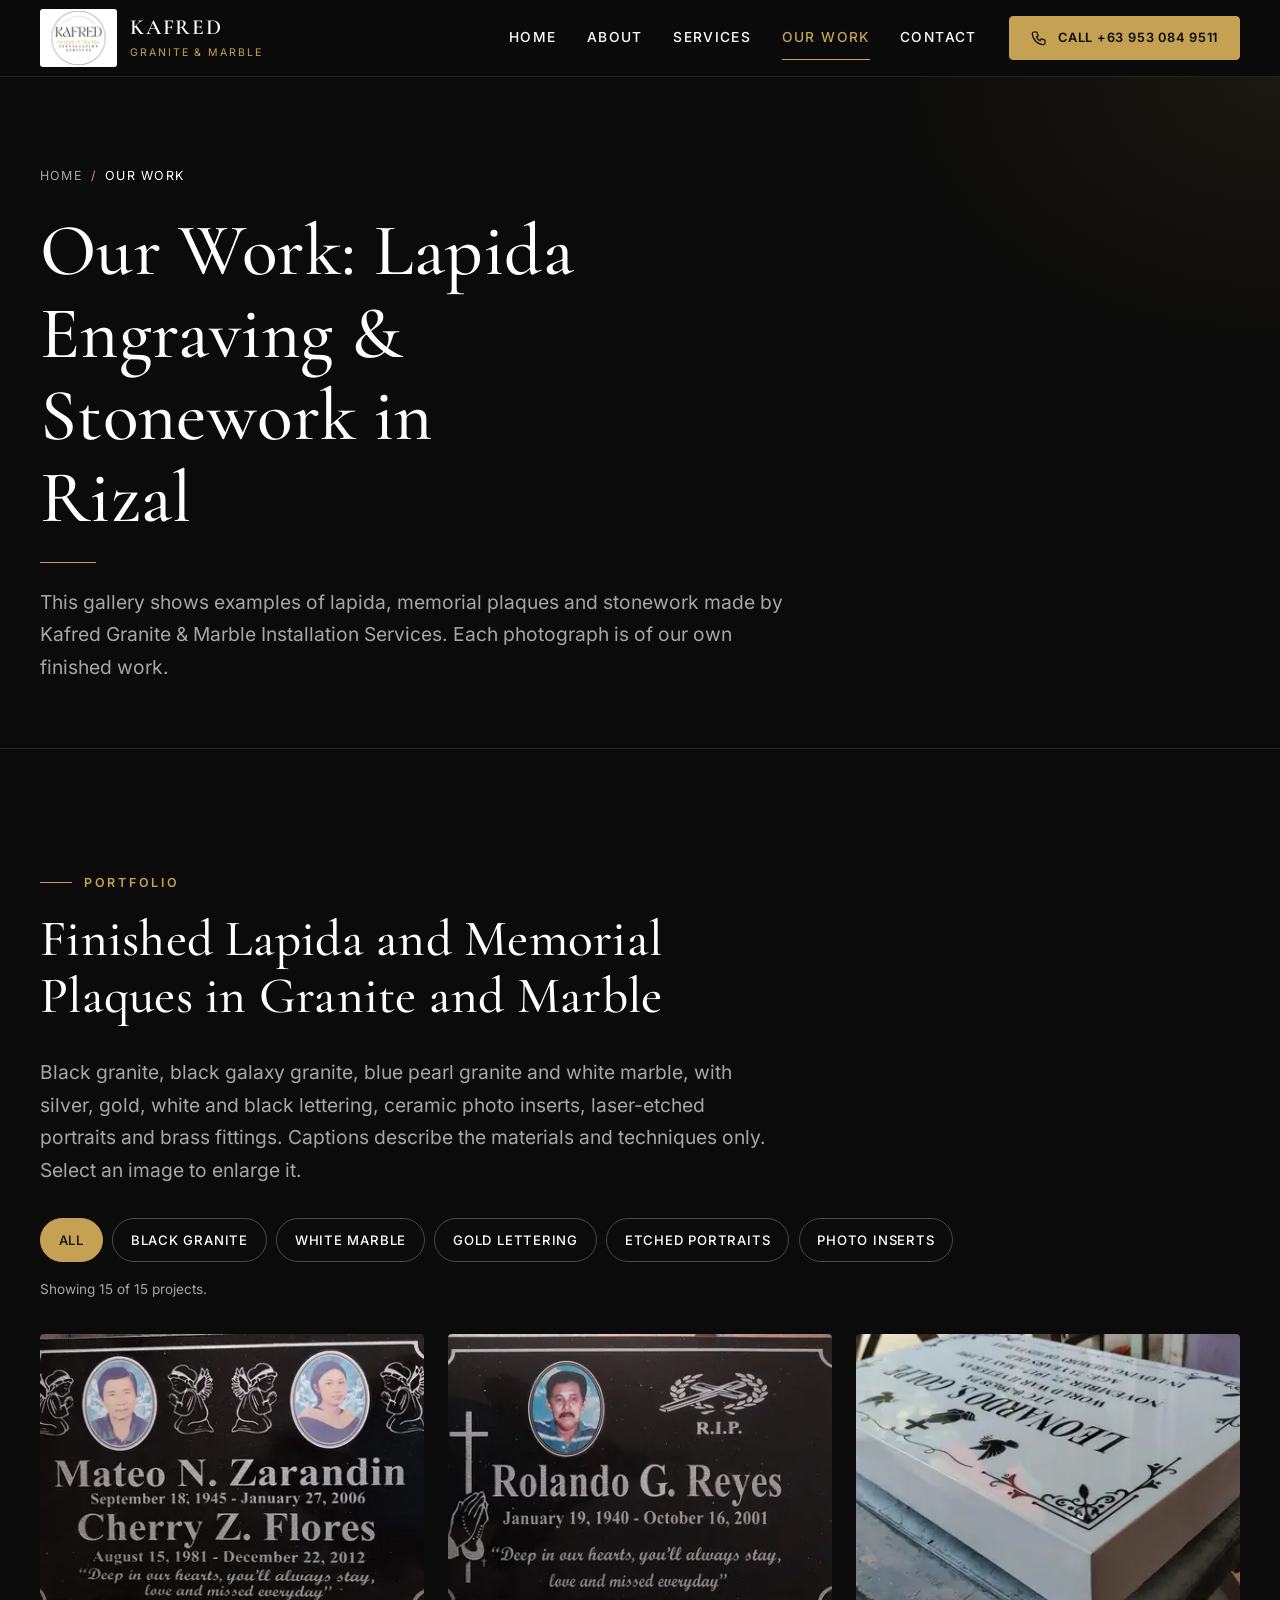
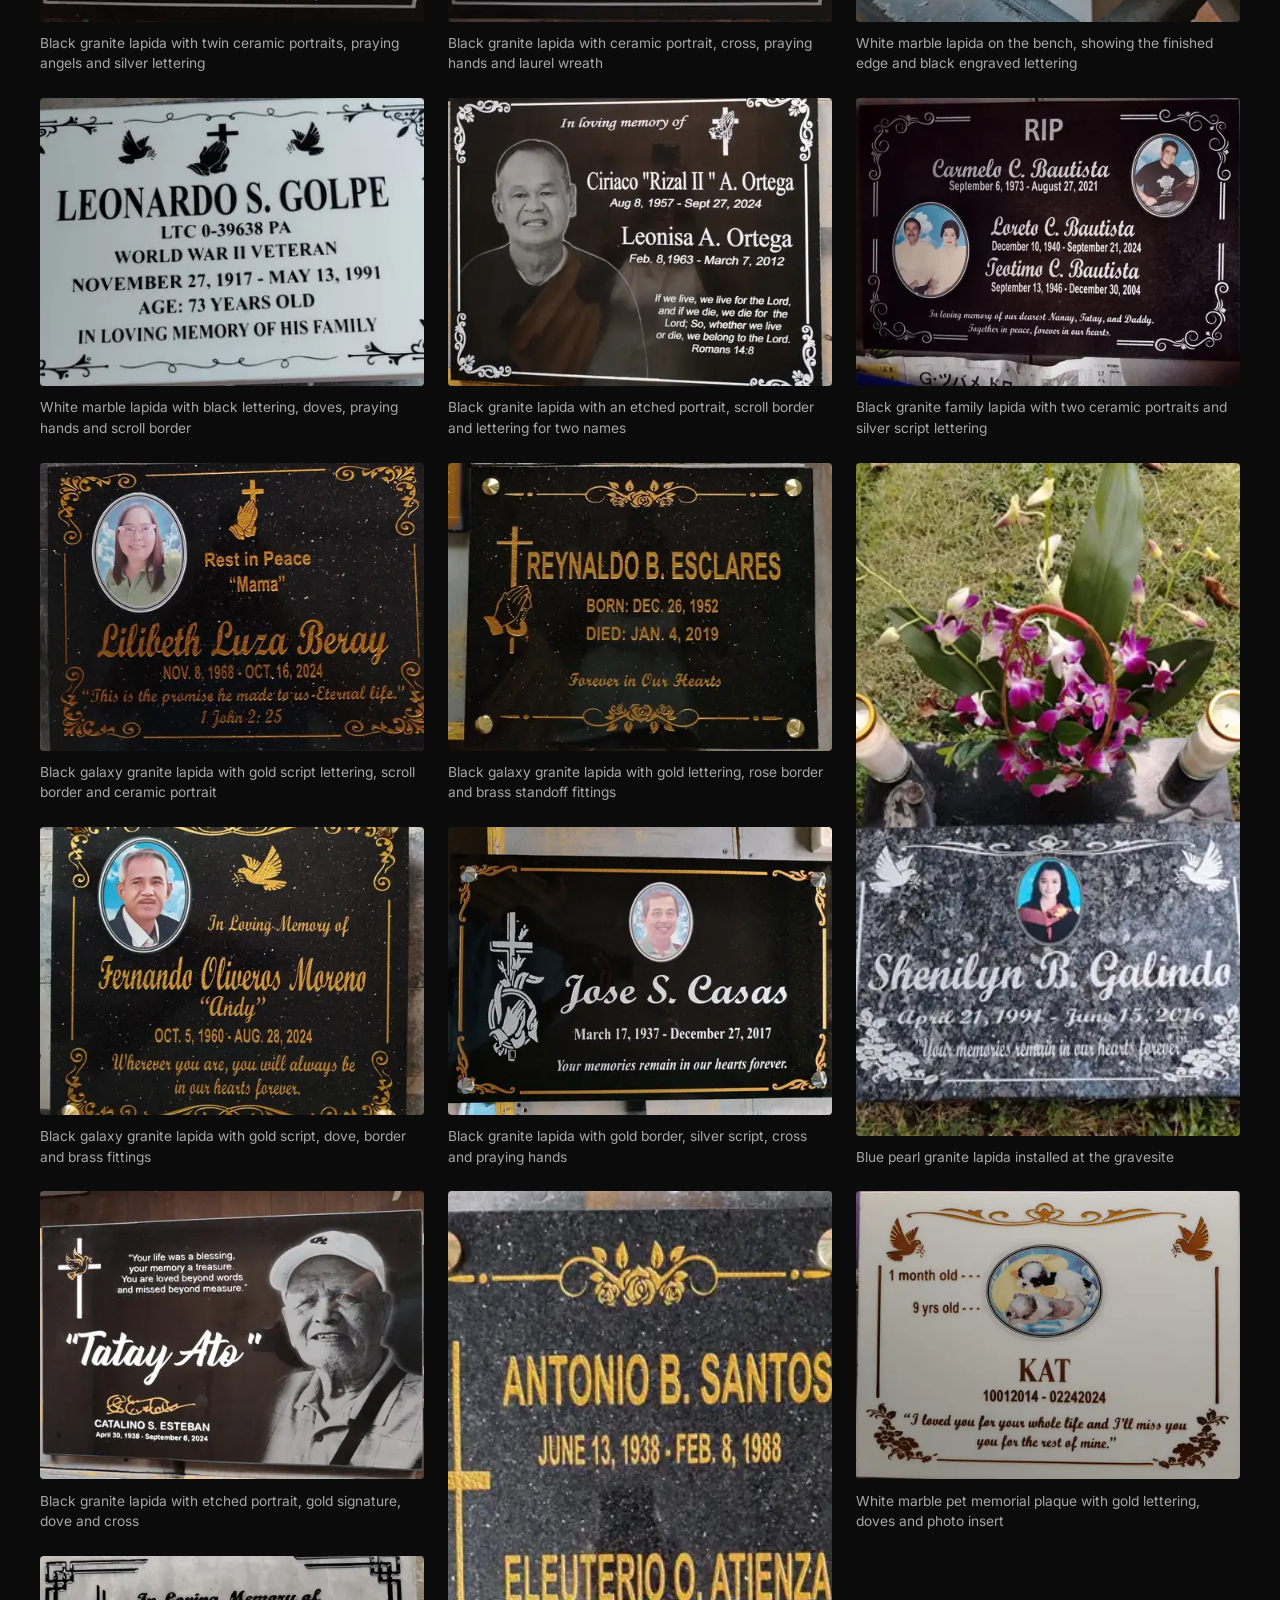
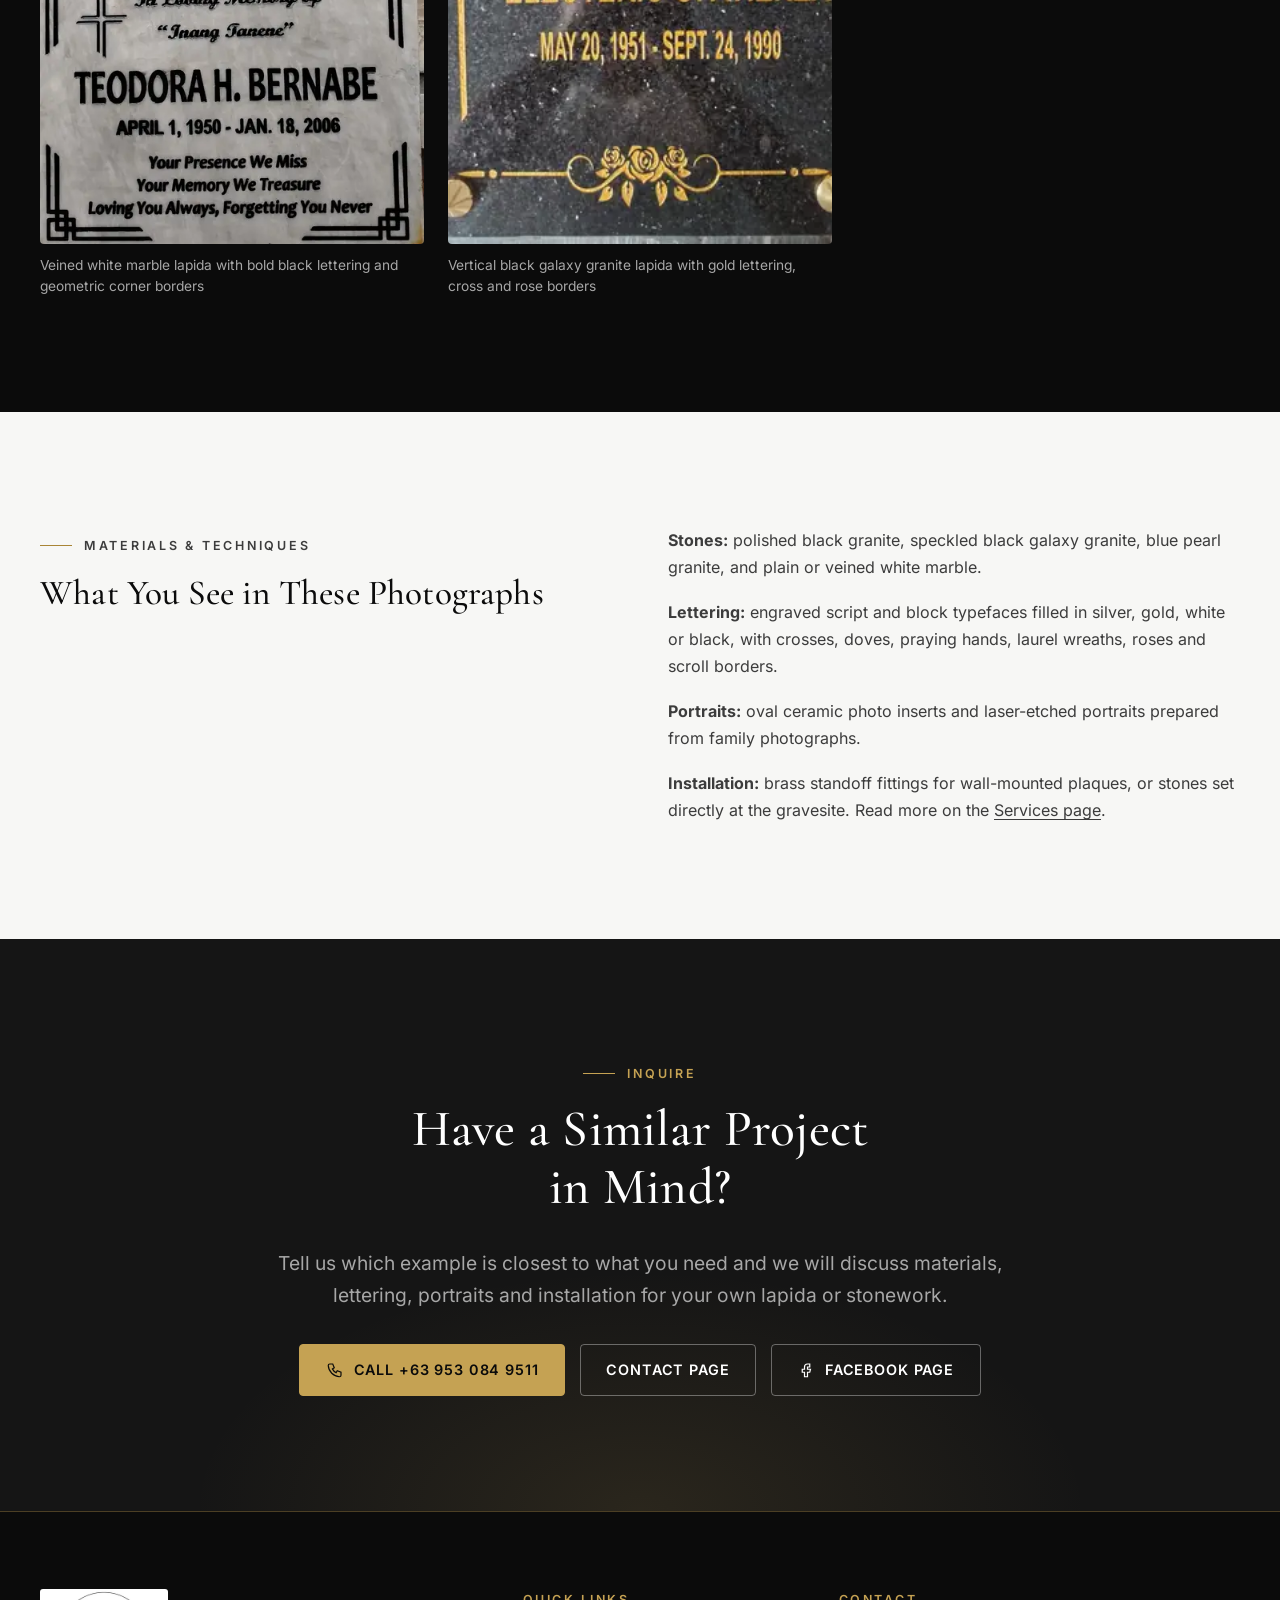
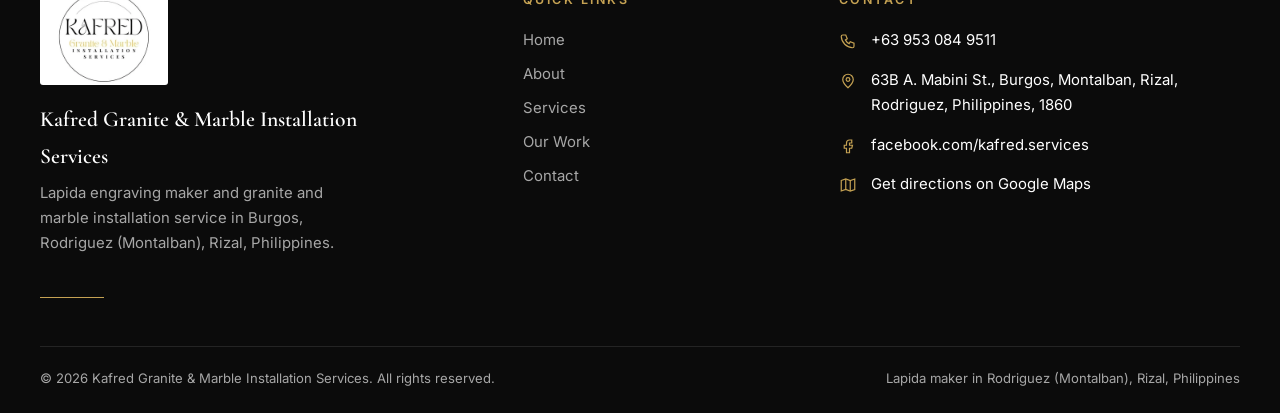
<file: our-work/index.html>
<!DOCTYPE html>
<html lang="en-PH" class="no-js">
<head>
  <meta charset="UTF-8">
  <meta name="viewport" content="width=device-width, initial-scale=1">
  <title>Our Work: Lapida &amp; Stonework Gallery | Kafred Rizal</title>
  <meta name="description" content="Photos of finished lapida by Kafred in black granite, black galaxy granite, blue pearl granite and white marble, with gold and silver lettering and portraits.">
  <link rel="canonical" href="https://kafredlapida.com/our-work/">
  <link rel="alternate" hreflang="en-PH" href="https://kafredlapida.com/our-work/">
  <link rel="alternate" hreflang="x-default" href="https://kafredlapida.com/our-work/">
  <meta name="robots" content="index, follow, max-image-preview:large, max-snippet:-1, max-video-preview:-1">
  <meta name="theme-color" content="#0B0B0B">
  <meta name="color-scheme" content="dark">
  <meta name="author" content="Kafred Granite & Marble Installation Services">
  <meta name="application-name" content="Kafred">
  <meta name="apple-mobile-web-app-title" content="Kafred">
  <meta name="geo.region" content="PH-RIZ">
  <meta name="geo.placename" content="Rodriguez (Montalban), Rizal, Philippines">
  <meta property="og:type" content="article">
  <meta property="og:site_name" content="Kafred Granite & Marble Installation Services">
  <meta property="og:title" content="Our Work: Lapida &amp; Stonework Gallery | Kafred Rizal">
  <meta property="og:description" content="Photos of finished lapida by Kafred in black granite, black galaxy granite, blue pearl granite and white marble, with gold and silver lettering and portraits.">
  <meta property="og:url" content="https://kafredlapida.com/our-work/">
  <meta property="og:image" content="https://kafredlapida.com/assets/images/projects/lapida-black-galaxy-granite-gold-lettering-portrait-1600.webp">
  <meta property="og:image:width" content="1200">
  <meta property="og:image:height" content="630">
  <meta property="og:image:alt" content="Black galaxy granite lapida with gold script lettering, gold scroll border and a ceramic portrait">
  <meta property="og:locale" content="en_PH">
  <meta name="twitter:card" content="summary_large_image">
  <meta name="twitter:title" content="Our Work: Lapida &amp; Stonework Gallery | Kafred Rizal">
  <meta name="twitter:description" content="Photos of finished lapida by Kafred in black granite, black galaxy granite, blue pearl granite and white marble, with gold and silver lettering and portraits.">
  <meta name="twitter:image" content="https://kafredlapida.com/assets/images/projects/lapida-black-galaxy-granite-gold-lettering-portrait-1600.webp">
  <meta name="twitter:image:alt" content="Black galaxy granite lapida with gold script lettering, gold scroll border and a ceramic portrait">
  <link rel="icon" href="../favicon.ico" sizes="any">
  <link rel="icon" type="image/png" sizes="32x32" href="../assets/icons/favicon-32.png">
  <link rel="icon" type="image/png" sizes="192x192" href="../assets/icons/favicon-192.png">
  <link rel="apple-touch-icon" sizes="180x180" href="../assets/icons/favicon-180.png">
  <link rel="manifest" href="../site.webmanifest">
  <link rel="preload" as="font" type="font/woff2" href="../assets/fonts/CormorantGaramond-Variable.woff2" crossorigin>
  <link rel="preload" as="font" type="font/woff2" href="../assets/fonts/Inter-Variable.woff2" crossorigin>
  <link rel="stylesheet" href="../assets/css/style.css?v=fc4654d6">
  <script type="application/ld+json">
{
  "@context": "https://schema.org",
  "@graph": [
    {
      "@type": "LocalBusiness",
      "@id": "https://kafredlapida.com/#business",
      "name": "Kafred Granite & Marble Installation Services",
      "alternateName": "Kafred",
      "description": "Lapida (memorial plaque) engraving maker and granite and marble fabrication and installation service in Burgos, Rodriguez (Montalban), Rizal, Philippines.",
      "url": "https://kafredlapida.com/",
      "telephone": "+639530849511",
      "image": [
        "https://kafredlapida.com/assets/images/og-image.jpg",
        "https://kafredlapida.com/assets/images/projects/lapida-white-marble-gold-lettering-two-portraits-installed-1600.webp",
        "https://kafredlapida.com/assets/images/projects/lapida-black-galaxy-granite-gold-lettering-brass-fittings-1600.webp",
        "https://kafredlapida.com/assets/images/projects/lapida-black-galaxy-granite-gold-lettering-portrait-1600.webp",
        "https://kafredlapida.com/assets/images/projects/lapida-white-marble-black-lettering-veined-1600.webp"
      ],
      "logo": "https://kafredlapida.com/assets/images/logo.png",
      "address": {
        "@type": "PostalAddress",
        "streetAddress": "63B A. Mabini St., Burgos",
        "addressLocality": "Rodriguez (Montalban)",
        "addressRegion": "Rizal",
        "postalCode": "1860",
        "addressCountry": "PH"
      },
      "areaServed": [
        {
          "@type": "City",
          "name": "Rodriguez (Montalban)"
        },
        {
          "@type": "AdministrativeArea",
          "name": "Rizal"
        }
      ],
      "contactPoint": {
        "@type": "ContactPoint",
        "telephone": "+639530849511",
        "contactType": "customer service",
        "url": "https://kafredlapida.com/contact/"
      },
      "hasMap": "https://maps.app.goo.gl/MZECwJ6J6NqyNUKT8",
      "sameAs": [
        "https://www.facebook.com/kafred.services"
      ],
      "knowsAbout": [
        "Lapida engraving",
        "Memorial plaques",
        "Gravestone lettering",
        "Granite fabrication",
        "Granite installation",
        "Marble fabrication",
        "Marble installation",
        "Laser-etched portraits on granite",
        "Ceramic photo inserts",
        "Pet memorial plaques"
      ],
      "hasOfferCatalog": {
        "@type": "OfferCatalog",
        "name": "Lapida, granite and marble services",
        "itemListElement": [
          {
            "@type": "Offer",
            "itemOffered": {
              "@id": "https://kafredlapida.com/services/#lapida-engraving-service"
            }
          },
          {
            "@type": "Offer",
            "itemOffered": {
              "@id": "https://kafredlapida.com/services/#custom-lapida-service"
            }
          },
          {
            "@type": "Offer",
            "itemOffered": {
              "@id": "https://kafredlapida.com/services/#granite-service"
            }
          },
          {
            "@type": "Offer",
            "itemOffered": {
              "@id": "https://kafredlapida.com/services/#marble-service"
            }
          },
          {
            "@type": "Offer",
            "itemOffered": {
              "@id": "https://kafredlapida.com/services/#other-stonework-service"
            }
          }
        ]
      }
    },
    {
      "@type": "WebSite",
      "@id": "https://kafredlapida.com/#website",
      "url": "https://kafredlapida.com/",
      "name": "Kafred Granite & Marble Installation Services",
      "alternateName": "Kafred",
      "description": "Official website of Kafred Granite & Marble Installation Services, lapida maker and stone installer in Rodriguez (Montalban), Rizal.",
      "publisher": {
        "@id": "https://kafredlapida.com/#business"
      },
      "inLanguage": "en-PH"
    },
    {
      "@type": "BreadcrumbList",
      "@id": "https://kafredlapida.com/our-work/#breadcrumb",
      "itemListElement": [
        {
          "@type": "ListItem",
          "position": 1,
          "name": "Home",
          "item": "https://kafredlapida.com/"
        },
        {
          "@type": "ListItem",
          "position": 2,
          "name": "Our Work",
          "item": "https://kafredlapida.com/our-work/"
        }
      ]
    },
    {
      "@type": "CollectionPage",
      "@id": "https://kafredlapida.com/our-work/#webpage",
      "url": "https://kafredlapida.com/our-work/",
      "name": "Our Work: Lapida & Stonework Gallery | Kafred Rizal",
      "headline": "Our Work: Lapida & Stonework Gallery | Kafred Rizal",
      "description": "Photos of finished lapida by Kafred in black granite, black galaxy granite, blue pearl granite and white marble, with gold and silver lettering and portraits.",
      "inLanguage": "en-PH",
      "isPartOf": {
        "@id": "https://kafredlapida.com/#website"
      },
      "about": {
        "@id": "https://kafredlapida.com/#business"
      },
      "datePublished": "2026-10-14",
      "dateModified": "2026-10-14",
      "primaryImageOfPage": {
        "@type": "ImageObject",
        "contentUrl": "https://kafredlapida.com/assets/images/projects/lapida-black-galaxy-granite-gold-lettering-portrait-1600.webp",
        "url": "https://kafredlapida.com/assets/images/projects/lapida-black-galaxy-granite-gold-lettering-portrait-1600.webp",
        "width": 1600,
        "height": 1245
      },
      "speakable": {
        "@type": "SpeakableSpecification",
        "cssSelector": [
          "#page-title",
          ".page-lede"
        ]
      },
      "breadcrumb": {
        "@id": "https://kafredlapida.com/our-work/#breadcrumb"
      }
    },
    {
      "@type": "ImageGallery",
      "@id": "https://kafredlapida.com/our-work/#gallery",
      "name": "Kafred lapida and stonework gallery",
      "description": "Photos of finished lapida by Kafred in black granite, black galaxy granite, blue pearl granite and white marble, with gold and silver lettering and portraits.",
      "url": "https://kafredlapida.com/our-work/",
      "isPartOf": {
        "@id": "https://kafredlapida.com/our-work/#webpage"
      },
      "about": {
        "@id": "https://kafredlapida.com/#business"
      },
      "numberOfItems": 15,
      "image": [
        {
          "@type": "ImageObject",
          "contentUrl": "https://kafredlapida.com/assets/images/projects/lapida-black-granite-dual-portraits-praying-angels-1600.webp",
          "url": "https://kafredlapida.com/assets/images/projects/lapida-black-granite-dual-portraits-praying-angels-1600.webp",
          "thumbnailUrl": "https://kafredlapida.com/assets/images/projects/lapida-black-granite-dual-portraits-praying-angels-800.webp",
          "name": "Black granite lapida with twin ceramic portraits, praying angels and silver lettering",
          "caption": "Black granite lapida with twin ceramic portraits, praying angels and silver lettering",
          "description": "Black granite lapida with two oval ceramic portraits, praying angel engravings and silver lettering",
          "width": 1600,
          "height": 1004,
          "representativeOfPage": false,
          "creditText": "Kafred Granite & Marble Installation Services",
          "copyrightNotice": "© Kafred Granite & Marble Installation Services",
          "creator": {
            "@id": "https://kafredlapida.com/#business"
          }
        },
        {
          "@type": "ImageObject",
          "contentUrl": "https://kafredlapida.com/assets/images/projects/lapida-black-granite-portrait-cross-wreath-1600.webp",
          "url": "https://kafredlapida.com/assets/images/projects/lapida-black-granite-portrait-cross-wreath-1600.webp",
          "thumbnailUrl": "https://kafredlapida.com/assets/images/projects/lapida-black-granite-portrait-cross-wreath-800.webp",
          "name": "Black granite lapida with ceramic portrait, cross, praying hands and laurel wreath",
          "caption": "Black granite lapida with ceramic portrait, cross, praying hands and laurel wreath",
          "description": "Black granite lapida with a ceramic portrait, engraved cross, praying hands and laurel wreath in silver",
          "width": 1600,
          "height": 1031,
          "representativeOfPage": false,
          "creditText": "Kafred Granite & Marble Installation Services",
          "copyrightNotice": "© Kafred Granite & Marble Installation Services",
          "creator": {
            "@id": "https://kafredlapida.com/#business"
          }
        },
        {
          "@type": "ImageObject",
          "contentUrl": "https://kafredlapida.com/assets/images/projects/lapida-white-marble-workshop-angle-1600.webp",
          "url": "https://kafredlapida.com/assets/images/projects/lapida-white-marble-workshop-angle-1600.webp",
          "thumbnailUrl": "https://kafredlapida.com/assets/images/projects/lapida-white-marble-workshop-angle-800.webp",
          "name": "White marble lapida on the bench, showing the finished edge and black engraved lettering",
          "caption": "White marble lapida on the bench, showing the finished edge and black engraved lettering",
          "description": "Angled view of a white marble lapida on the workshop bench, showing the stone's thickness and black engraved lettering",
          "width": 1600,
          "height": 886,
          "representativeOfPage": false,
          "creditText": "Kafred Granite & Marble Installation Services",
          "copyrightNotice": "© Kafred Granite & Marble Installation Services",
          "creator": {
            "@id": "https://kafredlapida.com/#business"
          }
        },
        {
          "@type": "ImageObject",
          "contentUrl": "https://kafredlapida.com/assets/images/projects/lapida-white-marble-black-lettering-doves-1600.webp",
          "url": "https://kafredlapida.com/assets/images/projects/lapida-white-marble-black-lettering-doves-1600.webp",
          "thumbnailUrl": "https://kafredlapida.com/assets/images/projects/lapida-white-marble-black-lettering-doves-800.webp",
          "name": "White marble lapida with black lettering, doves, praying hands and scroll border",
          "caption": "White marble lapida with black lettering, doves, praying hands and scroll border",
          "description": "White marble lapida with black engraved lettering, doves, praying hands and a scroll border",
          "width": 1600,
          "height": 930,
          "representativeOfPage": false,
          "creditText": "Kafred Granite & Marble Installation Services",
          "copyrightNotice": "© Kafred Granite & Marble Installation Services",
          "creator": {
            "@id": "https://kafredlapida.com/#business"
          }
        },
        {
          "@type": "ImageObject",
          "contentUrl": "https://kafredlapida.com/assets/images/projects/lapida-black-granite-laser-etched-portrait-scroll-border-1600.webp",
          "url": "https://kafredlapida.com/assets/images/projects/lapida-black-granite-laser-etched-portrait-scroll-border-1600.webp",
          "thumbnailUrl": "https://kafredlapida.com/assets/images/projects/lapida-black-granite-laser-etched-portrait-scroll-border-800.webp",
          "name": "Black granite lapida with an etched portrait, scroll border and lettering for two names",
          "caption": "Black granite lapida with an etched portrait, scroll border and lettering for two names",
          "description": "Black granite lapida with a laser-etched portrait, scroll border and white lettering for two names",
          "width": 1600,
          "height": 1311,
          "representativeOfPage": false,
          "creditText": "Kafred Granite & Marble Installation Services",
          "copyrightNotice": "© Kafred Granite & Marble Installation Services",
          "creator": {
            "@id": "https://kafredlapida.com/#business"
          }
        },
        {
          "@type": "ImageObject",
          "contentUrl": "https://kafredlapida.com/assets/images/projects/lapida-black-granite-two-portraits-script-lettering-1600.webp",
          "url": "https://kafredlapida.com/assets/images/projects/lapida-black-granite-two-portraits-script-lettering-1600.webp",
          "thumbnailUrl": "https://kafredlapida.com/assets/images/projects/lapida-black-granite-two-portraits-script-lettering-800.webp",
          "name": "Black granite family lapida with two ceramic portraits and silver script lettering",
          "caption": "Black granite family lapida with two ceramic portraits and silver script lettering",
          "description": "Black granite lapida with two oval ceramic portraits and silver script lettering for a family memorial",
          "width": 1600,
          "height": 1200,
          "representativeOfPage": false,
          "creditText": "Kafred Granite & Marble Installation Services",
          "copyrightNotice": "© Kafred Granite & Marble Installation Services",
          "creator": {
            "@id": "https://kafredlapida.com/#business"
          }
        },
        {
          "@type": "ImageObject",
          "contentUrl": "https://kafredlapida.com/assets/images/projects/lapida-black-galaxy-granite-gold-lettering-portrait-1600.webp",
          "url": "https://kafredlapida.com/assets/images/projects/lapida-black-galaxy-granite-gold-lettering-portrait-1600.webp",
          "thumbnailUrl": "https://kafredlapida.com/assets/images/projects/lapida-black-galaxy-granite-gold-lettering-portrait-800.webp",
          "name": "Black galaxy granite lapida with gold script lettering, scroll border and ceramic portrait",
          "caption": "Black galaxy granite lapida with gold script lettering, scroll border and ceramic portrait",
          "description": "Black galaxy granite lapida with gold script lettering, gold scroll border and a ceramic portrait",
          "width": 1600,
          "height": 1245,
          "representativeOfPage": false,
          "creditText": "Kafred Granite & Marble Installation Services",
          "copyrightNotice": "© Kafred Granite & Marble Installation Services",
          "creator": {
            "@id": "https://kafredlapida.com/#business"
          }
        },
        {
          "@type": "ImageObject",
          "contentUrl": "https://kafredlapida.com/assets/images/projects/lapida-black-galaxy-granite-gold-lettering-brass-fittings-1600.webp",
          "url": "https://kafredlapida.com/assets/images/projects/lapida-black-galaxy-granite-gold-lettering-brass-fittings-1600.webp",
          "thumbnailUrl": "https://kafredlapida.com/assets/images/projects/lapida-black-galaxy-granite-gold-lettering-brass-fittings-800.webp",
          "name": "Black galaxy granite lapida with gold lettering, rose border and brass standoff fittings",
          "caption": "Black galaxy granite lapida with gold lettering, rose border and brass standoff fittings",
          "description": "Black galaxy granite lapida with gold lettering, rose border and brass standoff fittings",
          "width": 1600,
          "height": 1195,
          "representativeOfPage": false,
          "creditText": "Kafred Granite & Marble Installation Services",
          "copyrightNotice": "© Kafred Granite & Marble Installation Services",
          "creator": {
            "@id": "https://kafredlapida.com/#business"
          }
        },
        {
          "@type": "ImageObject",
          "contentUrl": "https://kafredlapida.com/assets/images/projects/lapida-blue-pearl-granite-installed-gravesite-1600.webp",
          "url": "https://kafredlapida.com/assets/images/projects/lapida-blue-pearl-granite-installed-gravesite-1600.webp",
          "thumbnailUrl": "https://kafredlapida.com/assets/images/projects/lapida-blue-pearl-granite-installed-gravesite-800.webp",
          "name": "Blue pearl granite lapida installed at the gravesite",
          "caption": "Blue pearl granite lapida installed at the gravesite",
          "description": "Blue pearl granite lapida installed at a gravesite, with candles and orchids placed beside it",
          "width": 1200,
          "height": 1600,
          "representativeOfPage": false,
          "creditText": "Kafred Granite & Marble Installation Services",
          "copyrightNotice": "© Kafred Granite & Marble Installation Services",
          "creator": {
            "@id": "https://kafredlapida.com/#business"
          }
        },
        {
          "@type": "ImageObject",
          "contentUrl": "https://kafredlapida.com/assets/images/projects/lapida-black-galaxy-granite-gold-script-dove-1600.webp",
          "url": "https://kafredlapida.com/assets/images/projects/lapida-black-galaxy-granite-gold-script-dove-1600.webp",
          "thumbnailUrl": "https://kafredlapida.com/assets/images/projects/lapida-black-galaxy-granite-gold-script-dove-800.webp",
          "name": "Black galaxy granite lapida with gold script, dove, border and brass fittings",
          "caption": "Black galaxy granite lapida with gold script, dove, border and brass fittings",
          "description": "Black galaxy granite lapida with gold script lettering, dove engraving, gold border and brass standoff fittings",
          "width": 1600,
          "height": 1443,
          "representativeOfPage": false,
          "creditText": "Kafred Granite & Marble Installation Services",
          "copyrightNotice": "© Kafred Granite & Marble Installation Services",
          "creator": {
            "@id": "https://kafredlapida.com/#business"
          }
        },
        {
          "@type": "ImageObject",
          "contentUrl": "https://kafredlapida.com/assets/images/projects/lapida-black-granite-gold-border-silver-script-1600.webp",
          "url": "https://kafredlapida.com/assets/images/projects/lapida-black-granite-gold-border-silver-script-1600.webp",
          "thumbnailUrl": "https://kafredlapida.com/assets/images/projects/lapida-black-granite-gold-border-silver-script-800.webp",
          "name": "Black granite lapida with gold border, silver script, cross and praying hands",
          "caption": "Black granite lapida with gold border, silver script, cross and praying hands",
          "description": "Black granite lapida with a gold border, silver script lettering, engraved cross and praying hands",
          "width": 1600,
          "height": 1200,
          "representativeOfPage": false,
          "creditText": "Kafred Granite & Marble Installation Services",
          "copyrightNotice": "© Kafred Granite & Marble Installation Services",
          "creator": {
            "@id": "https://kafredlapida.com/#business"
          }
        },
        {
          "@type": "ImageObject",
          "contentUrl": "https://kafredlapida.com/assets/images/projects/lapida-black-granite-laser-etched-portrait-signature-1600.webp",
          "url": "https://kafredlapida.com/assets/images/projects/lapida-black-granite-laser-etched-portrait-signature-1600.webp",
          "thumbnailUrl": "https://kafredlapida.com/assets/images/projects/lapida-black-granite-laser-etched-portrait-signature-800.webp",
          "name": "Black granite lapida with etched portrait, gold signature, dove and cross",
          "caption": "Black granite lapida with etched portrait, gold signature, dove and cross",
          "description": "Black granite lapida with a laser-etched portrait, an engraved signature in gold, and dove and cross details",
          "width": 1600,
          "height": 1201,
          "representativeOfPage": false,
          "creditText": "Kafred Granite & Marble Installation Services",
          "copyrightNotice": "© Kafred Granite & Marble Installation Services",
          "creator": {
            "@id": "https://kafredlapida.com/#business"
          }
        },
        {
          "@type": "ImageObject",
          "contentUrl": "https://kafredlapida.com/assets/images/projects/lapida-black-galaxy-granite-gold-lettering-two-names-1600.webp",
          "url": "https://kafredlapida.com/assets/images/projects/lapida-black-galaxy-granite-gold-lettering-two-names-1600.webp",
          "thumbnailUrl": "https://kafredlapida.com/assets/images/projects/lapida-black-galaxy-granite-gold-lettering-two-names-800.webp",
          "name": "Vertical black galaxy granite lapida with gold lettering, cross and rose borders",
          "caption": "Vertical black galaxy granite lapida with gold lettering, cross and rose borders",
          "description": "Vertical black galaxy granite lapida with gold lettering for two names, an engraved cross and rose borders",
          "width": 1202,
          "height": 1600,
          "representativeOfPage": false,
          "creditText": "Kafred Granite & Marble Installation Services",
          "copyrightNotice": "© Kafred Granite & Marble Installation Services",
          "creator": {
            "@id": "https://kafredlapida.com/#business"
          }
        },
        {
          "@type": "ImageObject",
          "contentUrl": "https://kafredlapida.com/assets/images/projects/pet-memorial-white-marble-gold-lettering-doves-1600.webp",
          "url": "https://kafredlapida.com/assets/images/projects/pet-memorial-white-marble-gold-lettering-doves-1600.webp",
          "thumbnailUrl": "https://kafredlapida.com/assets/images/projects/pet-memorial-white-marble-gold-lettering-doves-800.webp",
          "name": "White marble pet memorial plaque with gold lettering, doves and photo insert",
          "caption": "White marble pet memorial plaque with gold lettering, doves and photo insert",
          "description": "White marble pet memorial plaque with gold lettering, doves, floral corners and a photo insert",
          "width": 1600,
          "height": 1261,
          "representativeOfPage": false,
          "creditText": "Kafred Granite & Marble Installation Services",
          "copyrightNotice": "© Kafred Granite & Marble Installation Services",
          "creator": {
            "@id": "https://kafredlapida.com/#business"
          }
        },
        {
          "@type": "ImageObject",
          "contentUrl": "https://kafredlapida.com/assets/images/projects/lapida-white-marble-black-lettering-veined-1600.webp",
          "url": "https://kafredlapida.com/assets/images/projects/lapida-white-marble-black-lettering-veined-1600.webp",
          "thumbnailUrl": "https://kafredlapida.com/assets/images/projects/lapida-white-marble-black-lettering-veined-800.webp",
          "name": "Veined white marble lapida with bold black lettering and geometric corner borders",
          "caption": "Veined white marble lapida with bold black lettering and geometric corner borders",
          "description": "White veined marble lapida with bold black engraved lettering and geometric corner borders",
          "width": 1600,
          "height": 1317,
          "representativeOfPage": false,
          "creditText": "Kafred Granite & Marble Installation Services",
          "copyrightNotice": "© Kafred Granite & Marble Installation Services",
          "creator": {
            "@id": "https://kafredlapida.com/#business"
          }
        }
      ]
    }
  ]
}
  </script>
</head>
<body>
  <a class="skip-link" href="#main" title="Skip to main content">Skip to main content</a>
  <header class="site-header">
    <div class="container header-inner">
      <a class="brand" href="../" aria-label="Kafred Granite &amp; Marble Installation Services — Home" title="Kafred Granite &amp; Marble Installation Services — Home">
        <img src="../assets/images/logo-rect-320.webp" width="77" height="58" alt="Kafred Granite &amp; Marble Installation Services logo" title="Kafred Granite &amp; Marble Installation Services">
        <span class="brand__text"><span class="brand__name">KAFRED</span><br><span class="brand__tag">Granite &amp; Marble</span></span>
      </a>
      <button class="nav-toggle" type="button" aria-expanded="false" aria-controls="site-nav" aria-label="Open menu">
        <span class="nav-toggle__bars" aria-hidden="true"></span>
      </button>
      <nav class="site-nav" id="site-nav" aria-label="Main navigation">
        <ul class="nav-list">
            <li><a href="../" title="Kafred home page: lapida engraving, granite and marble in Rizal">Home</a></li>
            <li><a href="../about/" title="About Kafred Granite &amp; Marble Installation Services">About</a></li>
            <li><a href="../services/" title="Lapida engraving, granite and marble services">Services</a></li>
            <li><a href="../our-work/" title="Gallery of finished lapida and stonework" aria-current="page">Our Work</a></li>
            <li><a href="../contact/" title="Contact Kafred: phone, address, map and inquiry form">Contact</a></li>
        </ul>
        <div class="nav-cta">
          <a class="btn btn--gold" href="tel:+639530849511" title="Call Kafred at +63 953 084 9511"><svg viewBox="0 0 24 24" fill="none" stroke="currentColor" stroke-width="1.6" aria-hidden="true"><path d="M5 4h4l2 5-2.5 1.5a11 11 0 0 0 5 5L15 13l5 2v4a2 2 0 0 1-2 2A16 16 0 0 1 3 6a2 2 0 0 1 2-2z"/></svg> Call&nbsp;+63&nbsp;953&nbsp;084&nbsp;9511</a>
        </div>
      </nav>
    </div>
  </header>
  <main id="main">
    
    <section class="page-hero" aria-labelledby="page-title">
      <div class="container">
        <nav aria-label="Breadcrumb">
          <ol class="breadcrumb">
            <li><a href="../" title="Kafred home page">Home</a></li>
            <li aria-current="page">Our Work</li>
          </ol>
        </nav>
        <h1 id="page-title">Our Work: Lapida Engraving &amp; Stonework in Rizal</h1>
        <hr class="gold-rule">
        <p class="lede page-lede">This gallery shows examples of lapida, memorial plaques and stonework made by Kafred Granite &amp; Marble Installation Services. Each photograph is of our own finished work.</p>
      </div>
    </section>
    <section class="section" id="gallery" aria-labelledby="gallery-heading">
      <div class="container">
        <div class="section-head reveal" style="margin-bottom:2rem">
          <p class="eyebrow">Portfolio</p>
          <h2 id="gallery-heading">Finished Lapida and Memorial Plaques in Granite and Marble</h2>
          <p class="lede">Black granite, black galaxy granite, blue pearl granite and white marble, with silver, gold, white and black lettering, ceramic photo inserts, laser-etched portraits and brass fittings. Captions describe the materials and techniques only. Select an image to enlarge it.</p>
        </div>
        <h3 class="visually-hidden">Filter the gallery</h3>
        <div class="filters" data-filters role="group" aria-label="Filter projects by type">
          <button type="button" class="filter-btn" data-filter="all" aria-pressed="true">All</button>
          <button type="button" class="filter-btn" data-filter="granite" aria-pressed="false">Black Granite</button>
          <button type="button" class="filter-btn" data-filter="marble" aria-pressed="false">White Marble</button>
          <button type="button" class="filter-btn" data-filter="gold" aria-pressed="false">Gold Lettering</button>
          <button type="button" class="filter-btn" data-filter="etched" aria-pressed="false">Etched Portraits</button>
          <button type="button" class="filter-btn" data-filter="portrait" aria-pressed="false">Photo Inserts</button>
        </div>
        <p class="filters__status" data-filter-status aria-live="polite">Showing 15 of 15 projects.</p>
        <h3 class="visually-hidden">Project photographs</h3>
        <div class="work-grid work-grid--portfolio" data-filter-target>
        <figure class="work-item" data-category="granite portrait">
          <a class="work-item__link" href="../assets/images/projects/lapida-black-granite-dual-portraits-praying-angels-1600.webp" data-lightbox data-src-medium="../assets/images/projects/lapida-black-granite-dual-portraits-praying-angels-1200.webp" data-caption="Black granite lapida with twin ceramic portraits, praying angels and silver lettering" data-width="1600" data-height="1004" title="View larger: Black granite lapida with twin ceramic portraits, praying angels and silver lettering">
            <img src="../assets/images/projects/lapida-black-granite-dual-portraits-praying-angels-800.webp" srcset="../assets/images/projects/lapida-black-granite-dual-portraits-praying-angels-480.webp 480w, ../assets/images/projects/lapida-black-granite-dual-portraits-praying-angels-800.webp 800w, ../assets/images/projects/lapida-black-granite-dual-portraits-praying-angels-1200.webp 1200w, ../assets/images/projects/lapida-black-granite-dual-portraits-praying-angels-1600.webp 1600w" sizes="(min-width: 1300px) 384px, (min-width: 960px) 32vw, (min-width: 560px) 48vw, 100vw" width="800" height="502" alt="Black granite lapida with two oval ceramic portraits, praying angel engravings and silver lettering" title="Black granite lapida with twin ceramic portraits, praying angels and silver lettering — Kafred Granite &amp; Marble Installation Services">
            <span class="work-item__zoom" aria-hidden="true"><svg viewBox="0 0 24 24" fill="none" stroke="currentColor" stroke-width="1.6"><circle cx="11" cy="11" r="7"/><path d="M21 21l-4.3-4.3M11 8v6M8 11h6"/></svg></span>
          </a>
          <figcaption>Black granite lapida with twin ceramic portraits, praying angels and silver lettering</figcaption>
        </figure>
        <figure class="work-item" data-category="granite portrait">
          <a class="work-item__link" href="../assets/images/projects/lapida-black-granite-portrait-cross-wreath-1600.webp" data-lightbox data-src-medium="../assets/images/projects/lapida-black-granite-portrait-cross-wreath-1200.webp" data-caption="Black granite lapida with ceramic portrait, cross, praying hands and laurel wreath" data-width="1600" data-height="1031" title="View larger: Black granite lapida with ceramic portrait, cross, praying hands and laurel wreath">
            <img src="../assets/images/projects/lapida-black-granite-portrait-cross-wreath-800.webp" srcset="../assets/images/projects/lapida-black-granite-portrait-cross-wreath-480.webp 480w, ../assets/images/projects/lapida-black-granite-portrait-cross-wreath-800.webp 800w, ../assets/images/projects/lapida-black-granite-portrait-cross-wreath-1200.webp 1200w, ../assets/images/projects/lapida-black-granite-portrait-cross-wreath-1600.webp 1600w" sizes="(min-width: 1300px) 384px, (min-width: 960px) 32vw, (min-width: 560px) 48vw, 100vw" width="800" height="516" alt="Black granite lapida with a ceramic portrait, engraved cross, praying hands and laurel wreath in silver" title="Black granite lapida with ceramic portrait, cross, praying hands and laurel wreath — Kafred Granite &amp; Marble Installation Services">
            <span class="work-item__zoom" aria-hidden="true"><svg viewBox="0 0 24 24" fill="none" stroke="currentColor" stroke-width="1.6"><circle cx="11" cy="11" r="7"/><path d="M21 21l-4.3-4.3M11 8v6M8 11h6"/></svg></span>
          </a>
          <figcaption>Black granite lapida with ceramic portrait, cross, praying hands and laurel wreath</figcaption>
        </figure>
        <figure class="work-item" data-category="marble">
          <a class="work-item__link" href="../assets/images/projects/lapida-white-marble-workshop-angle-1600.webp" data-lightbox data-src-medium="../assets/images/projects/lapida-white-marble-workshop-angle-1200.webp" data-caption="White marble lapida on the bench, showing the finished edge and black engraved lettering" data-width="1600" data-height="886" title="View larger: White marble lapida on the bench, showing the finished edge and black engraved lettering">
            <img src="../assets/images/projects/lapida-white-marble-workshop-angle-800.webp" srcset="../assets/images/projects/lapida-white-marble-workshop-angle-480.webp 480w, ../assets/images/projects/lapida-white-marble-workshop-angle-800.webp 800w, ../assets/images/projects/lapida-white-marble-workshop-angle-1200.webp 1200w, ../assets/images/projects/lapida-white-marble-workshop-angle-1600.webp 1600w" sizes="(min-width: 1300px) 384px, (min-width: 960px) 32vw, (min-width: 560px) 48vw, 100vw" width="800" height="443" alt="Angled view of a white marble lapida on the workshop bench, showing the stone&#x27;s thickness and black engraved lettering" title="White marble lapida on the bench, showing the finished edge and black engraved lettering — Kafred Granite &amp; Marble Installation Services">
            <span class="work-item__zoom" aria-hidden="true"><svg viewBox="0 0 24 24" fill="none" stroke="currentColor" stroke-width="1.6"><circle cx="11" cy="11" r="7"/><path d="M21 21l-4.3-4.3M11 8v6M8 11h6"/></svg></span>
          </a>
          <figcaption>White marble lapida on the bench, showing the finished edge and black engraved lettering</figcaption>
        </figure>
        <figure class="work-item" data-category="marble">
          <a class="work-item__link" href="../assets/images/projects/lapida-white-marble-black-lettering-doves-1600.webp" data-lightbox data-src-medium="../assets/images/projects/lapida-white-marble-black-lettering-doves-1200.webp" data-caption="White marble lapida with black lettering, doves, praying hands and scroll border" data-width="1600" data-height="930" title="View larger: White marble lapida with black lettering, doves, praying hands and scroll border">
            <img src="../assets/images/projects/lapida-white-marble-black-lettering-doves-800.webp" srcset="../assets/images/projects/lapida-white-marble-black-lettering-doves-480.webp 480w, ../assets/images/projects/lapida-white-marble-black-lettering-doves-800.webp 800w, ../assets/images/projects/lapida-white-marble-black-lettering-doves-1200.webp 1200w, ../assets/images/projects/lapida-white-marble-black-lettering-doves-1600.webp 1600w" sizes="(min-width: 1300px) 384px, (min-width: 960px) 32vw, (min-width: 560px) 48vw, 100vw" width="800" height="465" alt="White marble lapida with black engraved lettering, doves, praying hands and a scroll border" title="White marble lapida with black lettering, doves, praying hands and scroll border — Kafred Granite &amp; Marble Installation Services" loading="lazy" decoding="async">
            <span class="work-item__zoom" aria-hidden="true"><svg viewBox="0 0 24 24" fill="none" stroke="currentColor" stroke-width="1.6"><circle cx="11" cy="11" r="7"/><path d="M21 21l-4.3-4.3M11 8v6M8 11h6"/></svg></span>
          </a>
          <figcaption>White marble lapida with black lettering, doves, praying hands and scroll border</figcaption>
        </figure>
        <figure class="work-item" data-category="granite etched">
          <a class="work-item__link" href="../assets/images/projects/lapida-black-granite-laser-etched-portrait-scroll-border-1600.webp" data-lightbox data-src-medium="../assets/images/projects/lapida-black-granite-laser-etched-portrait-scroll-border-1200.webp" data-caption="Black granite lapida with an etched portrait, scroll border and lettering for two names" data-width="1600" data-height="1311" title="View larger: Black granite lapida with an etched portrait, scroll border and lettering for two names">
            <img src="../assets/images/projects/lapida-black-granite-laser-etched-portrait-scroll-border-800.webp" srcset="../assets/images/projects/lapida-black-granite-laser-etched-portrait-scroll-border-480.webp 480w, ../assets/images/projects/lapida-black-granite-laser-etched-portrait-scroll-border-800.webp 800w, ../assets/images/projects/lapida-black-granite-laser-etched-portrait-scroll-border-1200.webp 1200w, ../assets/images/projects/lapida-black-granite-laser-etched-portrait-scroll-border-1600.webp 1600w" sizes="(min-width: 1300px) 384px, (min-width: 960px) 32vw, (min-width: 560px) 48vw, 100vw" width="800" height="656" alt="Black granite lapida with a laser-etched portrait, scroll border and white lettering for two names" title="Black granite lapida with an etched portrait, scroll border and lettering for two names — Kafred Granite &amp; Marble Installation Services" loading="lazy" decoding="async">
            <span class="work-item__zoom" aria-hidden="true"><svg viewBox="0 0 24 24" fill="none" stroke="currentColor" stroke-width="1.6"><circle cx="11" cy="11" r="7"/><path d="M21 21l-4.3-4.3M11 8v6M8 11h6"/></svg></span>
          </a>
          <figcaption>Black granite lapida with an etched portrait, scroll border and lettering for two names</figcaption>
        </figure>
        <figure class="work-item" data-category="granite portrait">
          <a class="work-item__link" href="../assets/images/projects/lapida-black-granite-two-portraits-script-lettering-1600.webp" data-lightbox data-src-medium="../assets/images/projects/lapida-black-granite-two-portraits-script-lettering-1200.webp" data-caption="Black granite family lapida with two ceramic portraits and silver script lettering" data-width="1600" data-height="1200" title="View larger: Black granite family lapida with two ceramic portraits and silver script lettering">
            <img src="../assets/images/projects/lapida-black-granite-two-portraits-script-lettering-800.webp" srcset="../assets/images/projects/lapida-black-granite-two-portraits-script-lettering-480.webp 480w, ../assets/images/projects/lapida-black-granite-two-portraits-script-lettering-800.webp 800w, ../assets/images/projects/lapida-black-granite-two-portraits-script-lettering-1200.webp 1200w, ../assets/images/projects/lapida-black-granite-two-portraits-script-lettering-1600.webp 1600w" sizes="(min-width: 1300px) 384px, (min-width: 960px) 32vw, (min-width: 560px) 48vw, 100vw" width="800" height="600" alt="Black granite lapida with two oval ceramic portraits and silver script lettering for a family memorial" title="Black granite family lapida with two ceramic portraits and silver script lettering — Kafred Granite &amp; Marble Installation Services" loading="lazy" decoding="async">
            <span class="work-item__zoom" aria-hidden="true"><svg viewBox="0 0 24 24" fill="none" stroke="currentColor" stroke-width="1.6"><circle cx="11" cy="11" r="7"/><path d="M21 21l-4.3-4.3M11 8v6M8 11h6"/></svg></span>
          </a>
          <figcaption>Black granite family lapida with two ceramic portraits and silver script lettering</figcaption>
        </figure>
        <figure class="work-item" data-category="granite gold portrait">
          <a class="work-item__link" href="../assets/images/projects/lapida-black-galaxy-granite-gold-lettering-portrait-1600.webp" data-lightbox data-src-medium="../assets/images/projects/lapida-black-galaxy-granite-gold-lettering-portrait-1200.webp" data-caption="Black galaxy granite lapida with gold script lettering, scroll border and ceramic portrait" data-width="1600" data-height="1245" title="View larger: Black galaxy granite lapida with gold script lettering, scroll border and ceramic portrait">
            <img src="../assets/images/projects/lapida-black-galaxy-granite-gold-lettering-portrait-800.webp" srcset="../assets/images/projects/lapida-black-galaxy-granite-gold-lettering-portrait-480.webp 480w, ../assets/images/projects/lapida-black-galaxy-granite-gold-lettering-portrait-800.webp 800w, ../assets/images/projects/lapida-black-galaxy-granite-gold-lettering-portrait-1200.webp 1200w, ../assets/images/projects/lapida-black-galaxy-granite-gold-lettering-portrait-1600.webp 1600w" sizes="(min-width: 1300px) 384px, (min-width: 960px) 32vw, (min-width: 560px) 48vw, 100vw" width="800" height="622" alt="Black galaxy granite lapida with gold script lettering, gold scroll border and a ceramic portrait" title="Black galaxy granite lapida with gold script lettering, scroll border and ceramic portrait — Kafred Granite &amp; Marble Installation Services" loading="lazy" decoding="async">
            <span class="work-item__zoom" aria-hidden="true"><svg viewBox="0 0 24 24" fill="none" stroke="currentColor" stroke-width="1.6"><circle cx="11" cy="11" r="7"/><path d="M21 21l-4.3-4.3M11 8v6M8 11h6"/></svg></span>
          </a>
          <figcaption>Black galaxy granite lapida with gold script lettering, scroll border and ceramic portrait</figcaption>
        </figure>
        <figure class="work-item" data-category="granite gold">
          <a class="work-item__link" href="../assets/images/projects/lapida-black-galaxy-granite-gold-lettering-brass-fittings-1600.webp" data-lightbox data-src-medium="../assets/images/projects/lapida-black-galaxy-granite-gold-lettering-brass-fittings-1200.webp" data-caption="Black galaxy granite lapida with gold lettering, rose border and brass standoff fittings" data-width="1600" data-height="1195" title="View larger: Black galaxy granite lapida with gold lettering, rose border and brass standoff fittings">
            <img src="../assets/images/projects/lapida-black-galaxy-granite-gold-lettering-brass-fittings-800.webp" srcset="../assets/images/projects/lapida-black-galaxy-granite-gold-lettering-brass-fittings-480.webp 480w, ../assets/images/projects/lapida-black-galaxy-granite-gold-lettering-brass-fittings-800.webp 800w, ../assets/images/projects/lapida-black-galaxy-granite-gold-lettering-brass-fittings-1200.webp 1200w, ../assets/images/projects/lapida-black-galaxy-granite-gold-lettering-brass-fittings-1600.webp 1600w" sizes="(min-width: 1300px) 384px, (min-width: 960px) 32vw, (min-width: 560px) 48vw, 100vw" width="800" height="598" alt="Black galaxy granite lapida with gold lettering, rose border and brass standoff fittings" title="Black galaxy granite lapida with gold lettering, rose border and brass standoff fittings — Kafred Granite &amp; Marble Installation Services" loading="lazy" decoding="async">
            <span class="work-item__zoom" aria-hidden="true"><svg viewBox="0 0 24 24" fill="none" stroke="currentColor" stroke-width="1.6"><circle cx="11" cy="11" r="7"/><path d="M21 21l-4.3-4.3M11 8v6M8 11h6"/></svg></span>
          </a>
          <figcaption>Black galaxy granite lapida with gold lettering, rose border and brass standoff fittings</figcaption>
        </figure>
        <figure class="work-item work-item--portrait" data-category="granite installed portrait">
          <a class="work-item__link" href="../assets/images/projects/lapida-blue-pearl-granite-installed-gravesite-1600.webp" data-lightbox data-src-medium="../assets/images/projects/lapida-blue-pearl-granite-installed-gravesite-1200.webp" data-caption="Blue pearl granite lapida installed at the gravesite" data-width="1200" data-height="1600" title="View larger: Blue pearl granite lapida installed at the gravesite">
            <img src="../assets/images/projects/lapida-blue-pearl-granite-installed-gravesite-800.webp" srcset="../assets/images/projects/lapida-blue-pearl-granite-installed-gravesite-480.webp 480w, ../assets/images/projects/lapida-blue-pearl-granite-installed-gravesite-800.webp 800w, ../assets/images/projects/lapida-blue-pearl-granite-installed-gravesite-1200.webp 1200w, ../assets/images/projects/lapida-blue-pearl-granite-installed-gravesite-1600.webp 1600w" sizes="(min-width: 1300px) 384px, (min-width: 960px) 32vw, (min-width: 560px) 48vw, 100vw" width="600" height="800" alt="Blue pearl granite lapida installed at a gravesite, with candles and orchids placed beside it" title="Blue pearl granite lapida installed at the gravesite — Kafred Granite &amp; Marble Installation Services" loading="lazy" decoding="async">
            <span class="work-item__zoom" aria-hidden="true"><svg viewBox="0 0 24 24" fill="none" stroke="currentColor" stroke-width="1.6"><circle cx="11" cy="11" r="7"/><path d="M21 21l-4.3-4.3M11 8v6M8 11h6"/></svg></span>
          </a>
          <figcaption>Blue pearl granite lapida installed at the gravesite</figcaption>
        </figure>
        <figure class="work-item" data-category="granite gold portrait">
          <a class="work-item__link" href="../assets/images/projects/lapida-black-galaxy-granite-gold-script-dove-1600.webp" data-lightbox data-src-medium="../assets/images/projects/lapida-black-galaxy-granite-gold-script-dove-1200.webp" data-caption="Black galaxy granite lapida with gold script, dove, border and brass fittings" data-width="1600" data-height="1443" title="View larger: Black galaxy granite lapida with gold script, dove, border and brass fittings">
            <img src="../assets/images/projects/lapida-black-galaxy-granite-gold-script-dove-800.webp" srcset="../assets/images/projects/lapida-black-galaxy-granite-gold-script-dove-480.webp 480w, ../assets/images/projects/lapida-black-galaxy-granite-gold-script-dove-800.webp 800w, ../assets/images/projects/lapida-black-galaxy-granite-gold-script-dove-1200.webp 1200w, ../assets/images/projects/lapida-black-galaxy-granite-gold-script-dove-1600.webp 1600w" sizes="(min-width: 1300px) 384px, (min-width: 960px) 32vw, (min-width: 560px) 48vw, 100vw" width="800" height="722" alt="Black galaxy granite lapida with gold script lettering, dove engraving, gold border and brass standoff fittings" title="Black galaxy granite lapida with gold script, dove, border and brass fittings — Kafred Granite &amp; Marble Installation Services" loading="lazy" decoding="async">
            <span class="work-item__zoom" aria-hidden="true"><svg viewBox="0 0 24 24" fill="none" stroke="currentColor" stroke-width="1.6"><circle cx="11" cy="11" r="7"/><path d="M21 21l-4.3-4.3M11 8v6M8 11h6"/></svg></span>
          </a>
          <figcaption>Black galaxy granite lapida with gold script, dove, border and brass fittings</figcaption>
        </figure>
        <figure class="work-item" data-category="granite gold portrait">
          <a class="work-item__link" href="../assets/images/projects/lapida-black-granite-gold-border-silver-script-1600.webp" data-lightbox data-src-medium="../assets/images/projects/lapida-black-granite-gold-border-silver-script-1200.webp" data-caption="Black granite lapida with gold border, silver script, cross and praying hands" data-width="1600" data-height="1200" title="View larger: Black granite lapida with gold border, silver script, cross and praying hands">
            <img src="../assets/images/projects/lapida-black-granite-gold-border-silver-script-800.webp" srcset="../assets/images/projects/lapida-black-granite-gold-border-silver-script-480.webp 480w, ../assets/images/projects/lapida-black-granite-gold-border-silver-script-800.webp 800w, ../assets/images/projects/lapida-black-granite-gold-border-silver-script-1200.webp 1200w, ../assets/images/projects/lapida-black-granite-gold-border-silver-script-1600.webp 1600w" sizes="(min-width: 1300px) 384px, (min-width: 960px) 32vw, (min-width: 560px) 48vw, 100vw" width="800" height="600" alt="Black granite lapida with a gold border, silver script lettering, engraved cross and praying hands" title="Black granite lapida with gold border, silver script, cross and praying hands — Kafred Granite &amp; Marble Installation Services" loading="lazy" decoding="async">
            <span class="work-item__zoom" aria-hidden="true"><svg viewBox="0 0 24 24" fill="none" stroke="currentColor" stroke-width="1.6"><circle cx="11" cy="11" r="7"/><path d="M21 21l-4.3-4.3M11 8v6M8 11h6"/></svg></span>
          </a>
          <figcaption>Black granite lapida with gold border, silver script, cross and praying hands</figcaption>
        </figure>
        <figure class="work-item" data-category="granite etched gold">
          <a class="work-item__link" href="../assets/images/projects/lapida-black-granite-laser-etched-portrait-signature-1600.webp" data-lightbox data-src-medium="../assets/images/projects/lapida-black-granite-laser-etched-portrait-signature-1200.webp" data-caption="Black granite lapida with etched portrait, gold signature, dove and cross" data-width="1600" data-height="1201" title="View larger: Black granite lapida with etched portrait, gold signature, dove and cross">
            <img src="../assets/images/projects/lapida-black-granite-laser-etched-portrait-signature-800.webp" srcset="../assets/images/projects/lapida-black-granite-laser-etched-portrait-signature-480.webp 480w, ../assets/images/projects/lapida-black-granite-laser-etched-portrait-signature-800.webp 800w, ../assets/images/projects/lapida-black-granite-laser-etched-portrait-signature-1200.webp 1200w, ../assets/images/projects/lapida-black-granite-laser-etched-portrait-signature-1600.webp 1600w" sizes="(min-width: 1300px) 384px, (min-width: 960px) 32vw, (min-width: 560px) 48vw, 100vw" width="800" height="600" alt="Black granite lapida with a laser-etched portrait, an engraved signature in gold, and dove and cross details" title="Black granite lapida with etched portrait, gold signature, dove and cross — Kafred Granite &amp; Marble Installation Services" loading="lazy" decoding="async">
            <span class="work-item__zoom" aria-hidden="true"><svg viewBox="0 0 24 24" fill="none" stroke="currentColor" stroke-width="1.6"><circle cx="11" cy="11" r="7"/><path d="M21 21l-4.3-4.3M11 8v6M8 11h6"/></svg></span>
          </a>
          <figcaption>Black granite lapida with etched portrait, gold signature, dove and cross</figcaption>
        </figure>
        <figure class="work-item work-item--portrait" data-category="granite gold">
          <a class="work-item__link" href="../assets/images/projects/lapida-black-galaxy-granite-gold-lettering-two-names-1600.webp" data-lightbox data-src-medium="../assets/images/projects/lapida-black-galaxy-granite-gold-lettering-two-names-1200.webp" data-caption="Vertical black galaxy granite lapida with gold lettering, cross and rose borders" data-width="1202" data-height="1600" title="View larger: Vertical black galaxy granite lapida with gold lettering, cross and rose borders">
            <img src="../assets/images/projects/lapida-black-galaxy-granite-gold-lettering-two-names-800.webp" srcset="../assets/images/projects/lapida-black-galaxy-granite-gold-lettering-two-names-480.webp 480w, ../assets/images/projects/lapida-black-galaxy-granite-gold-lettering-two-names-800.webp 800w, ../assets/images/projects/lapida-black-galaxy-granite-gold-lettering-two-names-1200.webp 1200w, ../assets/images/projects/lapida-black-galaxy-granite-gold-lettering-two-names-1600.webp 1600w" sizes="(min-width: 1300px) 384px, (min-width: 960px) 32vw, (min-width: 560px) 48vw, 100vw" width="601" height="800" alt="Vertical black galaxy granite lapida with gold lettering for two names, an engraved cross and rose borders" title="Vertical black galaxy granite lapida with gold lettering, cross and rose borders — Kafred Granite &amp; Marble Installation Services" loading="lazy" decoding="async">
            <span class="work-item__zoom" aria-hidden="true"><svg viewBox="0 0 24 24" fill="none" stroke="currentColor" stroke-width="1.6"><circle cx="11" cy="11" r="7"/><path d="M21 21l-4.3-4.3M11 8v6M8 11h6"/></svg></span>
          </a>
          <figcaption>Vertical black galaxy granite lapida with gold lettering, cross and rose borders</figcaption>
        </figure>
        <figure class="work-item" data-category="marble gold pet">
          <a class="work-item__link" href="../assets/images/projects/pet-memorial-white-marble-gold-lettering-doves-1600.webp" data-lightbox data-src-medium="../assets/images/projects/pet-memorial-white-marble-gold-lettering-doves-1200.webp" data-caption="White marble pet memorial plaque with gold lettering, doves and photo insert" data-width="1600" data-height="1261" title="View larger: White marble pet memorial plaque with gold lettering, doves and photo insert">
            <img src="../assets/images/projects/pet-memorial-white-marble-gold-lettering-doves-800.webp" srcset="../assets/images/projects/pet-memorial-white-marble-gold-lettering-doves-480.webp 480w, ../assets/images/projects/pet-memorial-white-marble-gold-lettering-doves-800.webp 800w, ../assets/images/projects/pet-memorial-white-marble-gold-lettering-doves-1200.webp 1200w, ../assets/images/projects/pet-memorial-white-marble-gold-lettering-doves-1600.webp 1600w" sizes="(min-width: 1300px) 384px, (min-width: 960px) 32vw, (min-width: 560px) 48vw, 100vw" width="800" height="630" alt="White marble pet memorial plaque with gold lettering, doves, floral corners and a photo insert" title="White marble pet memorial plaque with gold lettering, doves and photo insert — Kafred Granite &amp; Marble Installation Services" loading="lazy" decoding="async">
            <span class="work-item__zoom" aria-hidden="true"><svg viewBox="0 0 24 24" fill="none" stroke="currentColor" stroke-width="1.6"><circle cx="11" cy="11" r="7"/><path d="M21 21l-4.3-4.3M11 8v6M8 11h6"/></svg></span>
          </a>
          <figcaption>White marble pet memorial plaque with gold lettering, doves and photo insert</figcaption>
        </figure>
        <figure class="work-item" data-category="marble">
          <a class="work-item__link" href="../assets/images/projects/lapida-white-marble-black-lettering-veined-1600.webp" data-lightbox data-src-medium="../assets/images/projects/lapida-white-marble-black-lettering-veined-1200.webp" data-caption="Veined white marble lapida with bold black lettering and geometric corner borders" data-width="1600" data-height="1317" title="View larger: Veined white marble lapida with bold black lettering and geometric corner borders">
            <img src="../assets/images/projects/lapida-white-marble-black-lettering-veined-800.webp" srcset="../assets/images/projects/lapida-white-marble-black-lettering-veined-480.webp 480w, ../assets/images/projects/lapida-white-marble-black-lettering-veined-800.webp 800w, ../assets/images/projects/lapida-white-marble-black-lettering-veined-1200.webp 1200w, ../assets/images/projects/lapida-white-marble-black-lettering-veined-1600.webp 1600w" sizes="(min-width: 1300px) 384px, (min-width: 960px) 32vw, (min-width: 560px) 48vw, 100vw" width="800" height="658" alt="White veined marble lapida with bold black engraved lettering and geometric corner borders" title="Veined white marble lapida with bold black lettering and geometric corner borders — Kafred Granite &amp; Marble Installation Services" loading="lazy" decoding="async">
            <span class="work-item__zoom" aria-hidden="true"><svg viewBox="0 0 24 24" fill="none" stroke="currentColor" stroke-width="1.6"><circle cx="11" cy="11" r="7"/><path d="M21 21l-4.3-4.3M11 8v6M8 11h6"/></svg></span>
          </a>
          <figcaption>Veined white marble lapida with bold black lettering and geometric corner borders</figcaption>
        </figure>
        </div>
        <p class="work-grid__empty" data-filter-empty hidden>No projects match this filter.</p>
      </div>
    </section>
    <section class="section section--light" id="materials" aria-labelledby="materials-heading">
      <div class="container">
        <div class="prose prose--2col">
          <div class="reveal">
            <p class="eyebrow">Materials &amp; techniques</p>
            <h2 id="materials-heading" style="font-size:clamp(1.6rem,3vw,2.2rem)">What You See in These Photographs</h2>
          </div>
          <div class="reveal">
            <p><strong>Stones:</strong> polished black granite, speckled black galaxy granite, blue pearl granite, and plain or veined white marble.</p>
            <p><strong>Lettering:</strong> engraved script and block typefaces filled in silver, gold, white or black, with crosses, doves, praying hands, laurel wreaths, roses and scroll borders.</p>
            <p><strong>Portraits:</strong> oval ceramic photo inserts and laser-etched portraits prepared from family photographs.</p>
            <p><strong>Installation:</strong> brass standoff fittings for wall-mounted plaques, or stones set directly at the gravesite. Read more on the <a href="../services/" title="Lapida engraving, granite and marble services">Services page</a>.</p>
          </div>
        </div>
      </div>
    </section>
    
    <section class="cta-band section--dark2" aria-labelledby="cta-heading">
      <div class="container">
        <p class="eyebrow" style="justify-content:center">Inquire</p>
        <h2 id="cta-heading">Have a Similar Project in Mind?</h2>
        <p class="lede">Tell us which example is closest to what you need and we will discuss materials, lettering, portraits and installation for your own lapida or stonework.</p>
        <div class="btn-row">
          <a class="btn btn--gold" href="tel:+639530849511" title="Call Kafred at +63 953 084 9511"><svg viewBox="0 0 24 24" fill="none" stroke="currentColor" stroke-width="1.6" aria-hidden="true"><path d="M5 4h4l2 5-2.5 1.5a11 11 0 0 0 5 5L15 13l5 2v4a2 2 0 0 1-2 2A16 16 0 0 1 3 6a2 2 0 0 1 2-2z"/></svg> Call&nbsp;+63&nbsp;953&nbsp;084&nbsp;9511</a>
          <a class="btn btn--outline" href="../contact/" title="Contact page: phone, address, map and inquiry form">Contact Page</a>
          <a class="btn btn--outline" href="https://www.facebook.com/kafred.services" target="_blank" rel="noopener" title="Kafred Granite &amp; Marble on Facebook"><svg viewBox="0 0 24 24" fill="none" stroke="currentColor" stroke-width="1.6" aria-hidden="true"><path d="M14 8h3V4h-3a4 4 0 0 0-4 4v3H7v4h3v6h4v-6h3l1-4h-4V8z"/></svg> Facebook Page</a>
        </div>
      </div>
    </section>
  </main>
  <footer class="site-footer">
    <div class="container">
      <div class="footer-grid">
        <div class="footer-brand">
          <img src="../assets/images/logo-rect-320.webp" width="128" height="96" alt="Kafred Granite &amp; Marble Installation Services logo" title="Kafred Granite &amp; Marble Installation Services" loading="lazy">
          <p class="footer-name">Kafred Granite &amp; Marble Installation Services</p>
          <p>Lapida engraving maker and granite and marble installation service in Burgos, Rodriguez (Montalban), Rizal, Philippines.</p>
        </div>
        <nav aria-label="Footer navigation">
          <p class="footer-heading">Quick Links</p>
          <ul class="footer-links">
            <li><a href="../" title="Kafred home page: lapida engraving, granite and marble in Rizal">Home</a></li>
            <li><a href="../about/" title="About Kafred Granite &amp; Marble Installation Services">About</a></li>
            <li><a href="../services/" title="Lapida engraving, granite and marble services">Services</a></li>
            <li><a href="../our-work/" title="Gallery of finished lapida and stonework">Our Work</a></li>
            <li><a href="../contact/" title="Contact Kafred: phone, address, map and inquiry form">Contact</a></li>
          </ul>
        </nav>
        <div>
          <p class="footer-heading">Contact</p>
          <ul class="footer-contact">
            <li><svg viewBox="0 0 24 24" fill="none" stroke="currentColor" stroke-width="1.6" aria-hidden="true"><path d="M5 4h4l2 5-2.5 1.5a11 11 0 0 0 5 5L15 13l5 2v4a2 2 0 0 1-2 2A16 16 0 0 1 3 6a2 2 0 0 1 2-2z"/></svg><span><a href="tel:+639530849511" title="Call Kafred at +63 953 084 9511">+63&nbsp;953&nbsp;084&nbsp;9511</a></span></li>
            <li><svg viewBox="0 0 24 24" fill="none" stroke="currentColor" stroke-width="1.6" aria-hidden="true"><path d="M12 21s-7-6.2-7-11a7 7 0 0 1 14 0c0 4.8-7 11-7 11z"/><circle cx="12" cy="10" r="2.5"/></svg><address><a href="https://maps.app.goo.gl/MZECwJ6J6NqyNUKT8" target="_blank" rel="noopener" title="Open the Kafred shop location in Google Maps">63B A. Mabini St., Burgos, Montalban, Rizal, Rodriguez, Philippines, 1860</a></address></li>
            <li><svg viewBox="0 0 24 24" fill="none" stroke="currentColor" stroke-width="1.6" aria-hidden="true"><path d="M14 8h3V4h-3a4 4 0 0 0-4 4v3H7v4h3v6h4v-6h3l1-4h-4V8z"/></svg><span><a href="https://www.facebook.com/kafred.services" target="_blank" rel="noopener me" title="Kafred Granite &amp; Marble on Facebook">facebook.com/kafred.services</a></span></li>
            <li><svg viewBox="0 0 24 24" fill="none" stroke="currentColor" stroke-width="1.6" aria-hidden="true"><path d="M3 6l6-2 6 2 6-2v14l-6 2-6-2-6 2z"/><path d="M9 4v14M15 6v14"/></svg><span><a href="https://maps.app.goo.gl/MZECwJ6J6NqyNUKT8" target="_blank" rel="noopener" title="Get directions to Kafred in Google Maps">Get directions on Google Maps</a></span></li>
          </ul>
        </div>
      </div>
      <div class="footer-divider" aria-hidden="true"></div>
      <div class="footer-bottom">
        <p>&copy; <span id="copyright-year">2026</span> Kafred Granite &amp; Marble Installation Services. All rights reserved.</p>
        <p>Lapida maker in Rodriguez (Montalban), Rizal, Philippines</p>
      </div>
    </div>
  </footer>
  <script src="../assets/js/main.js?v=321317e8" defer></script>
</body>
</html>
</file>
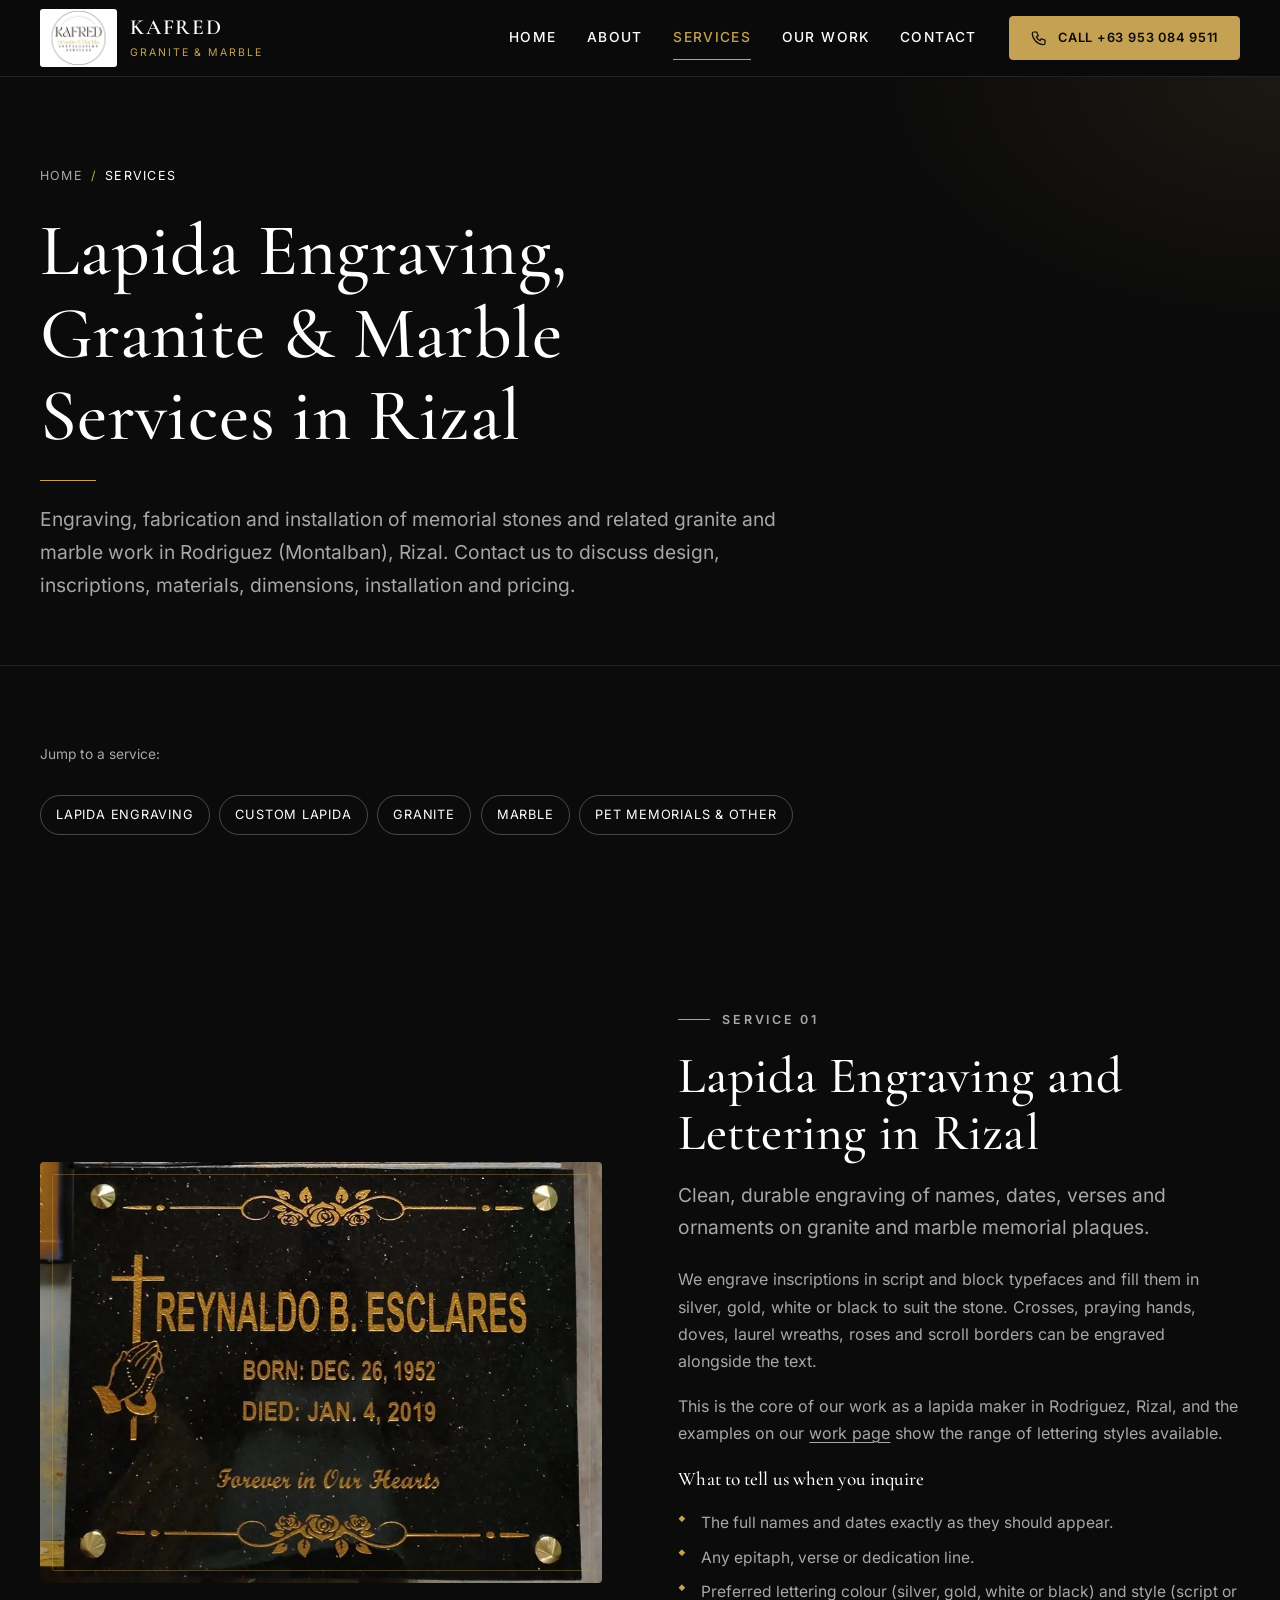
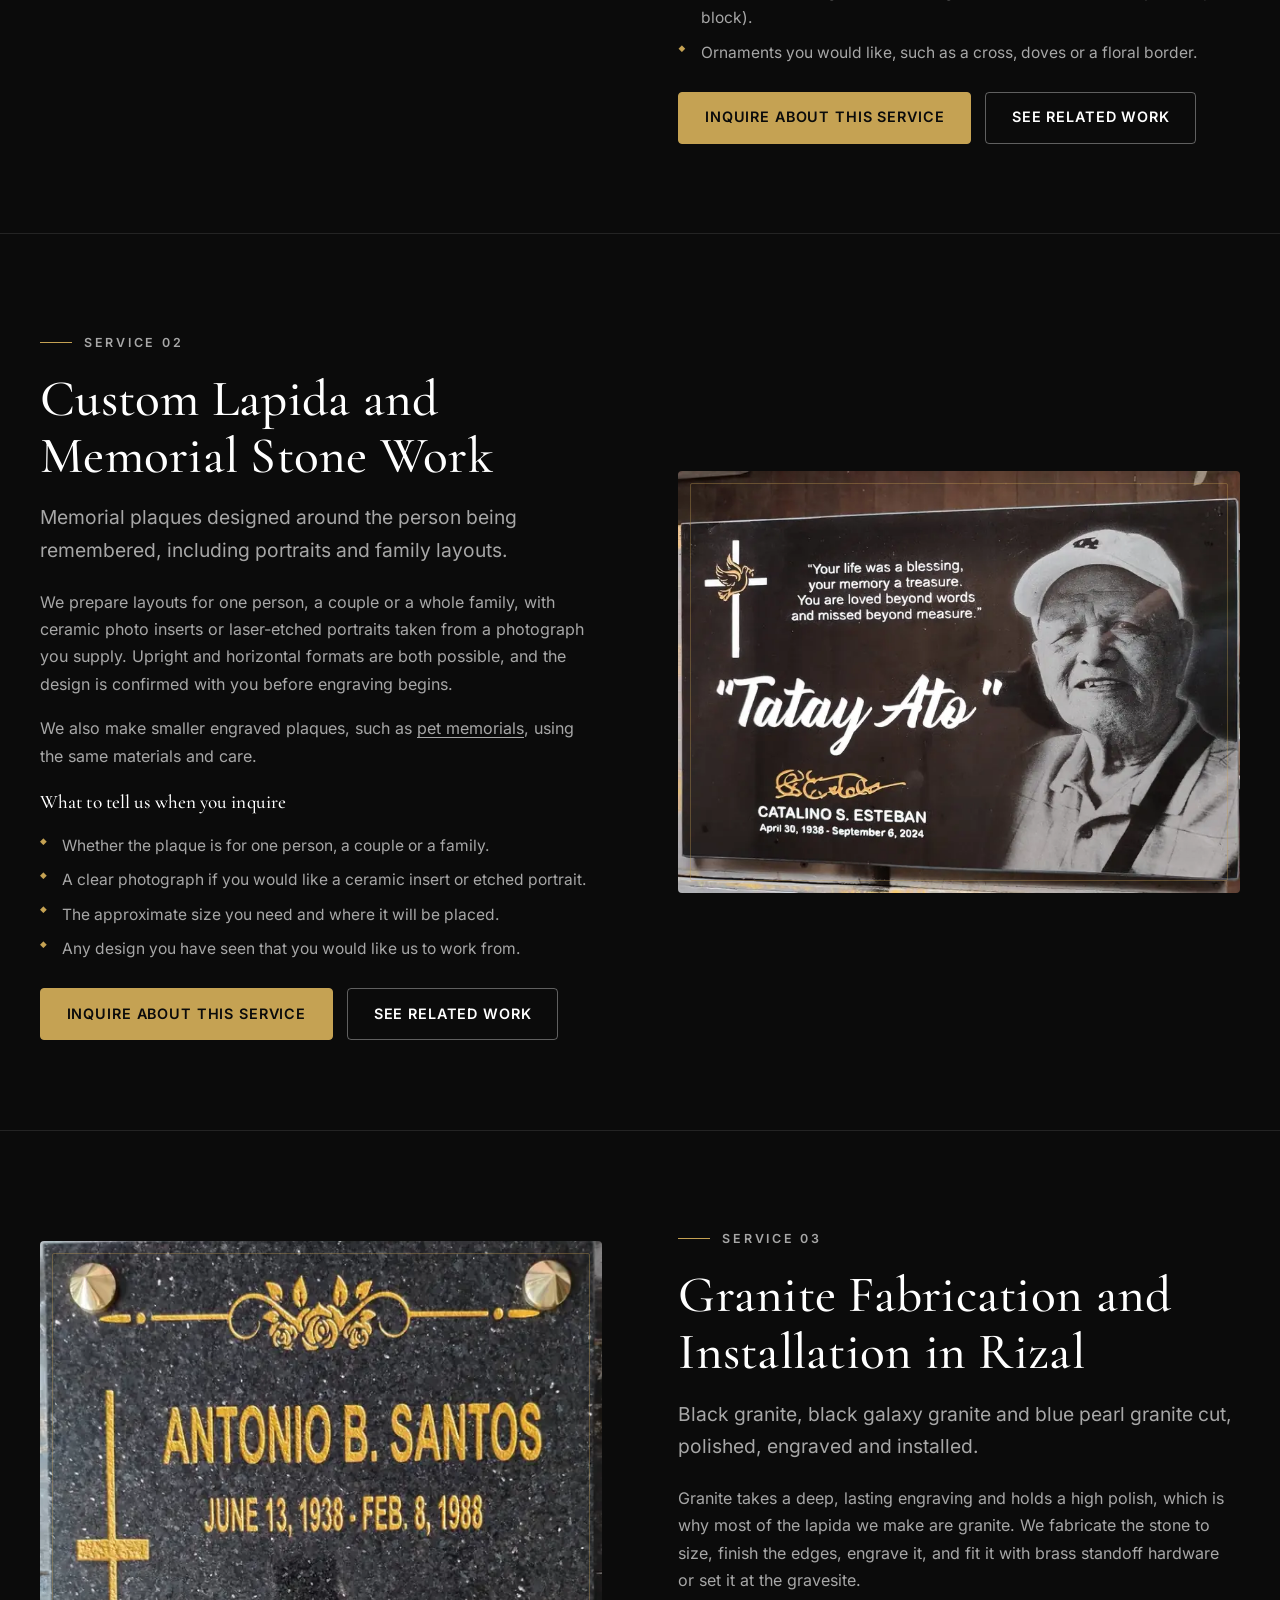
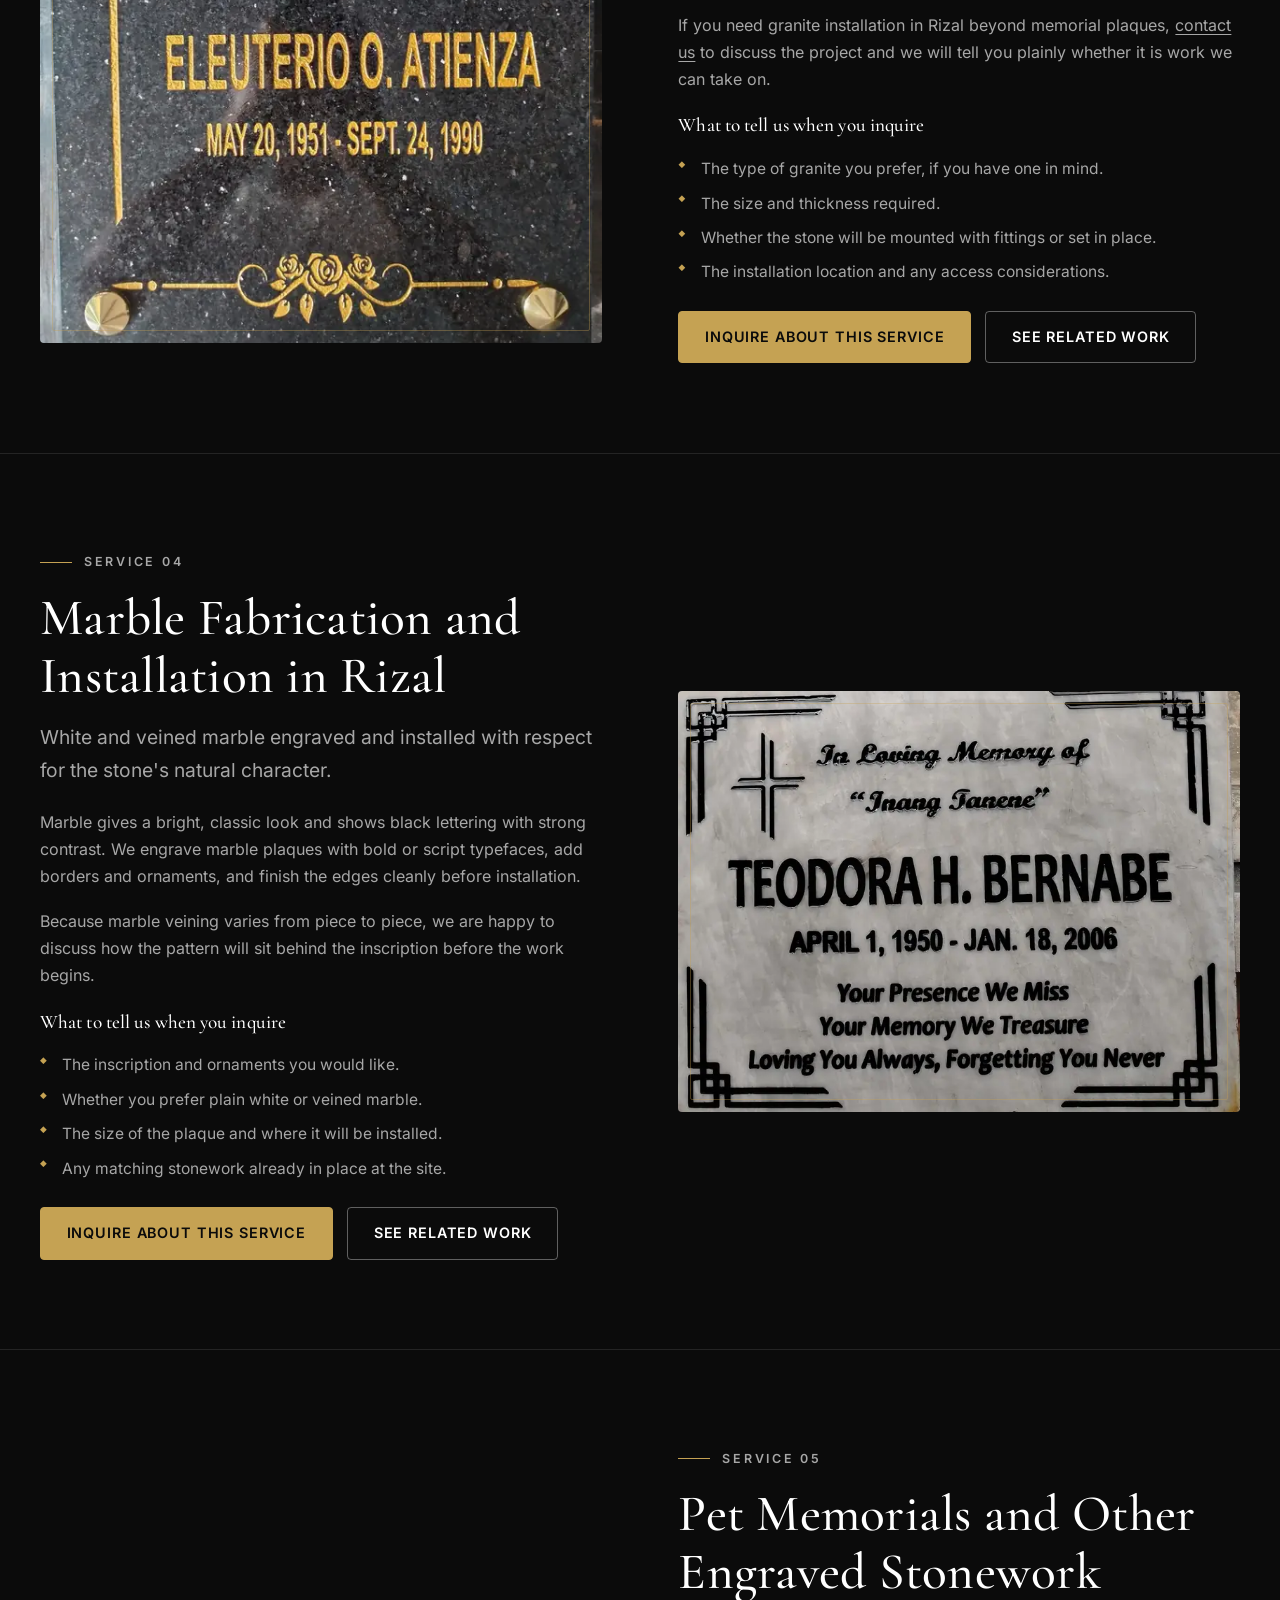
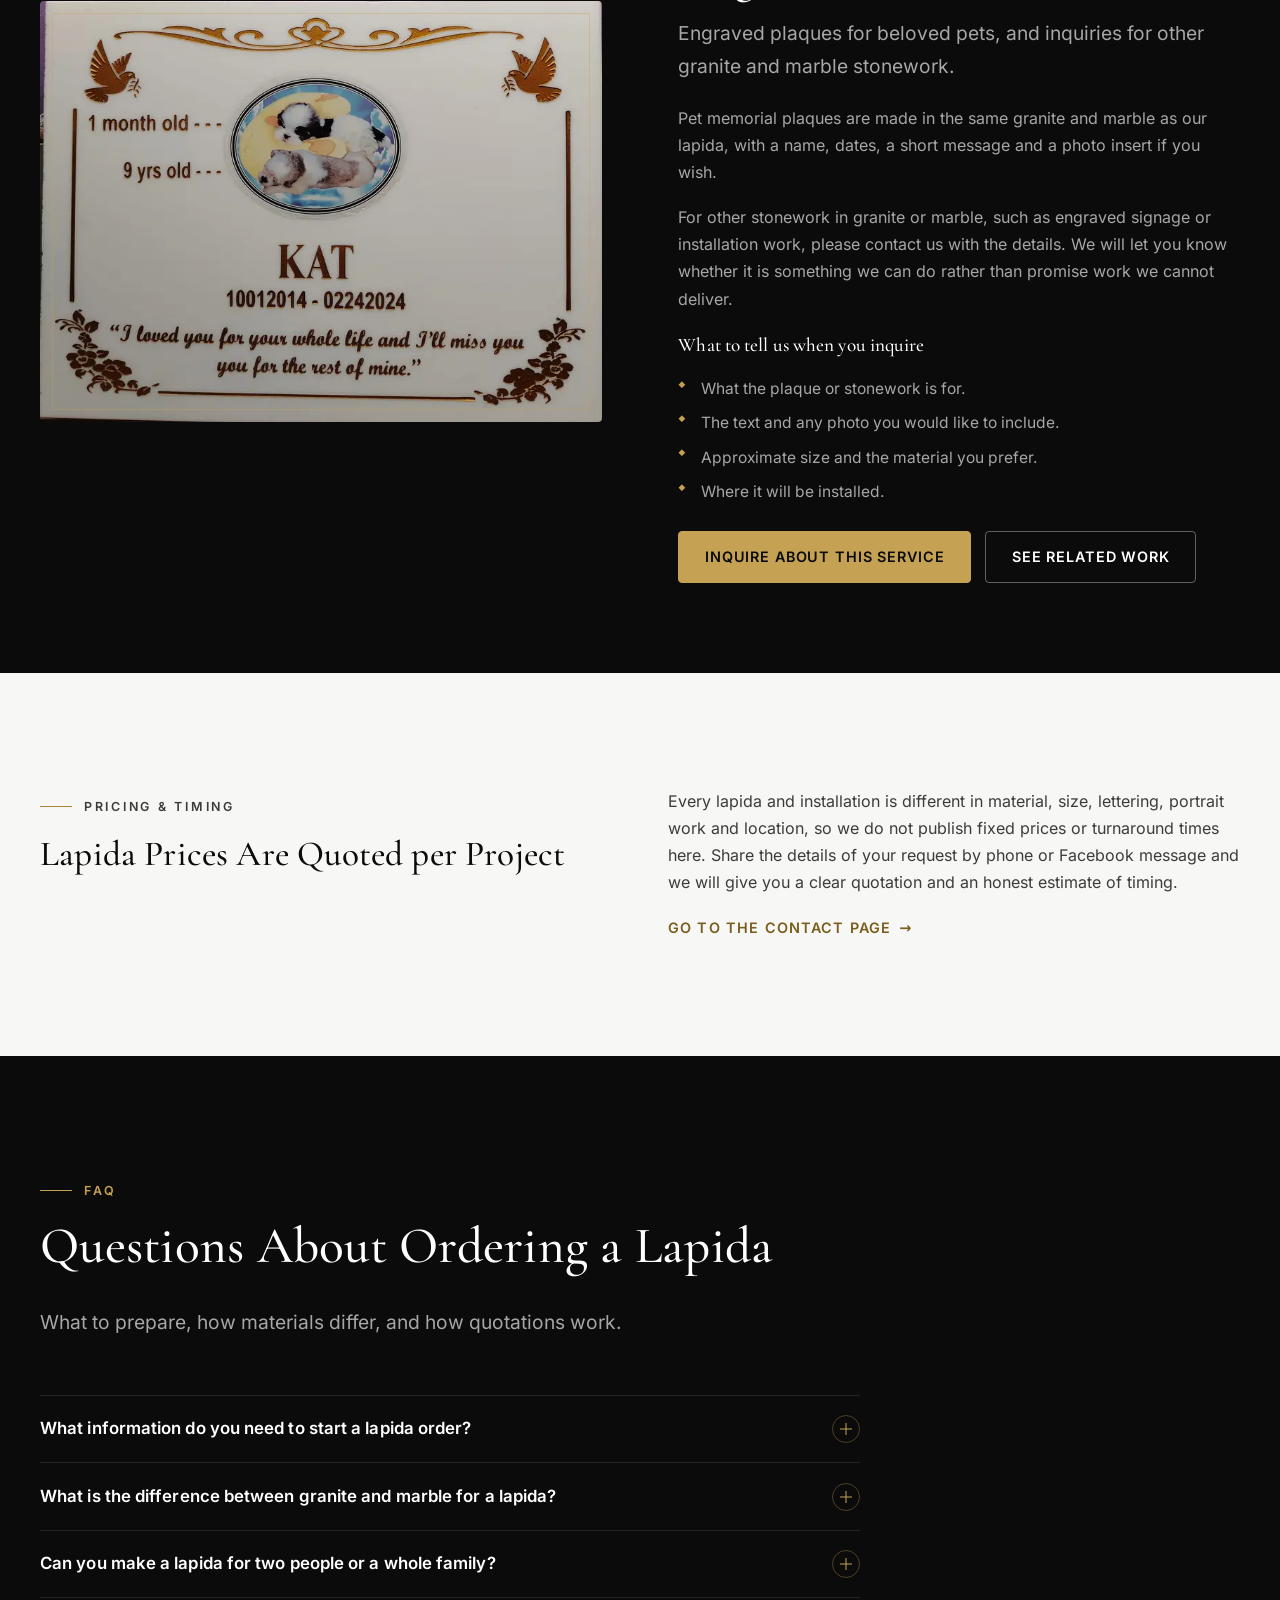
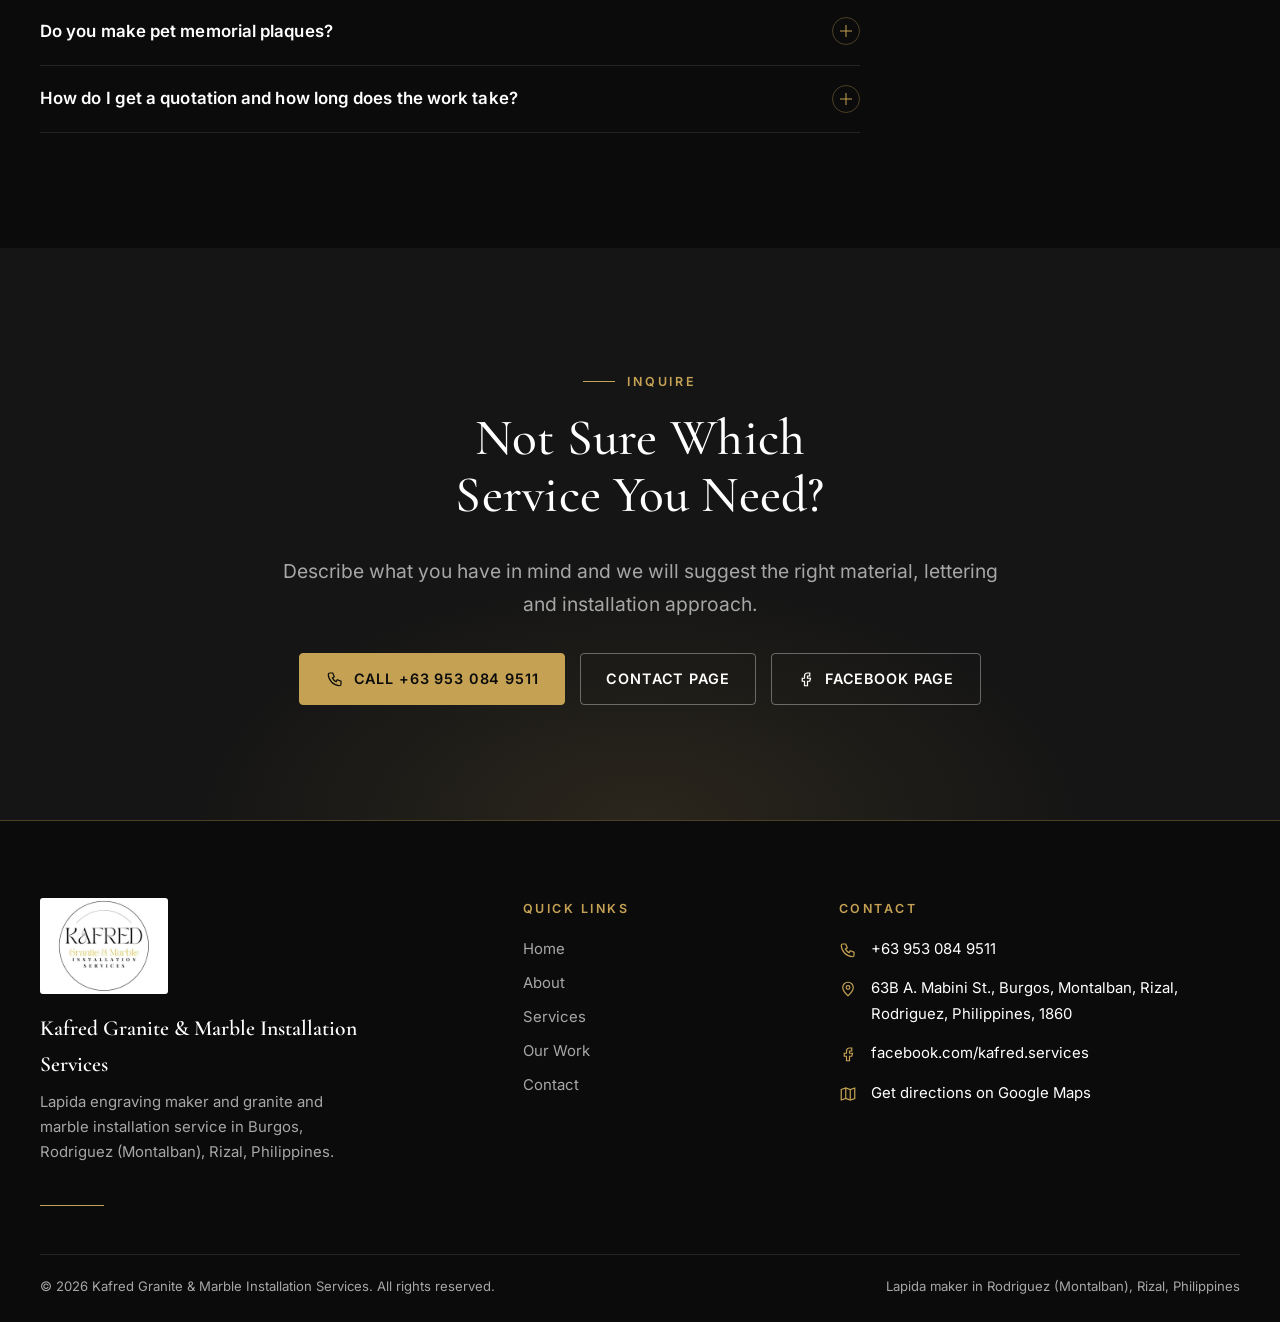
<file: services/index.html>
<!DOCTYPE html>
<html lang="en-PH" class="no-js">
<head>
  <meta charset="UTF-8">
  <meta name="viewport" content="width=device-width, initial-scale=1">
  <title>Lapida, Granite &amp; Marble Services in Rizal | Kafred</title>
  <meta name="description" content="Lapida engraving, custom memorial stones with portraits, granite and marble fabrication and installation, and pet memorials in Rodriguez (Montalban), Rizal.">
  <link rel="canonical" href="https://kafredlapida.com/services/">
  <link rel="alternate" hreflang="en-PH" href="https://kafredlapida.com/services/">
  <link rel="alternate" hreflang="x-default" href="https://kafredlapida.com/services/">
  <meta name="robots" content="index, follow, max-image-preview:large, max-snippet:-1, max-video-preview:-1">
  <meta name="theme-color" content="#0B0B0B">
  <meta name="color-scheme" content="dark">
  <meta name="author" content="Kafred Granite & Marble Installation Services">
  <meta name="application-name" content="Kafred">
  <meta name="apple-mobile-web-app-title" content="Kafred">
  <meta name="geo.region" content="PH-RIZ">
  <meta name="geo.placename" content="Rodriguez (Montalban), Rizal, Philippines">
  <meta property="og:type" content="article">
  <meta property="og:site_name" content="Kafred Granite & Marble Installation Services">
  <meta property="og:title" content="Lapida, Granite &amp; Marble Services in Rizal | Kafred">
  <meta property="og:description" content="Lapida engraving, custom memorial stones with portraits, granite and marble fabrication and installation, and pet memorials in Rodriguez (Montalban), Rizal.">
  <meta property="og:url" content="https://kafredlapida.com/services/">
  <meta property="og:image" content="https://kafredlapida.com/assets/images/og-image.jpg">
  <meta property="og:image:width" content="1200">
  <meta property="og:image:height" content="630">
  <meta property="og:image:alt" content="Kafred Granite &amp; Marble Installation Services logo">
  <meta property="og:locale" content="en_PH">
  <meta name="twitter:card" content="summary_large_image">
  <meta name="twitter:title" content="Lapida, Granite &amp; Marble Services in Rizal | Kafred">
  <meta name="twitter:description" content="Lapida engraving, custom memorial stones with portraits, granite and marble fabrication and installation, and pet memorials in Rodriguez (Montalban), Rizal.">
  <meta name="twitter:image" content="https://kafredlapida.com/assets/images/og-image.jpg">
  <meta name="twitter:image:alt" content="Kafred Granite &amp; Marble Installation Services logo">
  <link rel="icon" href="../favicon.ico" sizes="any">
  <link rel="icon" type="image/png" sizes="32x32" href="../assets/icons/favicon-32.png">
  <link rel="icon" type="image/png" sizes="192x192" href="../assets/icons/favicon-192.png">
  <link rel="apple-touch-icon" sizes="180x180" href="../assets/icons/favicon-180.png">
  <link rel="manifest" href="../site.webmanifest">
  <link rel="preload" as="font" type="font/woff2" href="../assets/fonts/CormorantGaramond-Variable.woff2" crossorigin>
  <link rel="preload" as="font" type="font/woff2" href="../assets/fonts/Inter-Variable.woff2" crossorigin>
  <link rel="stylesheet" href="../assets/css/style.css?v=fc4654d6">
  <script type="application/ld+json">
{
  "@context": "https://schema.org",
  "@graph": [
    {
      "@type": "LocalBusiness",
      "@id": "https://kafredlapida.com/#business",
      "name": "Kafred Granite & Marble Installation Services",
      "alternateName": "Kafred",
      "description": "Lapida (memorial plaque) engraving maker and granite and marble fabrication and installation service in Burgos, Rodriguez (Montalban), Rizal, Philippines.",
      "url": "https://kafredlapida.com/",
      "telephone": "+639530849511",
      "image": [
        "https://kafredlapida.com/assets/images/og-image.jpg",
        "https://kafredlapida.com/assets/images/projects/lapida-white-marble-gold-lettering-two-portraits-installed-1600.webp",
        "https://kafredlapida.com/assets/images/projects/lapida-black-galaxy-granite-gold-lettering-brass-fittings-1600.webp",
        "https://kafredlapida.com/assets/images/projects/lapida-black-galaxy-granite-gold-lettering-portrait-1600.webp",
        "https://kafredlapida.com/assets/images/projects/lapida-white-marble-black-lettering-veined-1600.webp"
      ],
      "logo": "https://kafredlapida.com/assets/images/logo.png",
      "address": {
        "@type": "PostalAddress",
        "streetAddress": "63B A. Mabini St., Burgos",
        "addressLocality": "Rodriguez (Montalban)",
        "addressRegion": "Rizal",
        "postalCode": "1860",
        "addressCountry": "PH"
      },
      "areaServed": [
        {
          "@type": "City",
          "name": "Rodriguez (Montalban)"
        },
        {
          "@type": "AdministrativeArea",
          "name": "Rizal"
        }
      ],
      "contactPoint": {
        "@type": "ContactPoint",
        "telephone": "+639530849511",
        "contactType": "customer service",
        "url": "https://kafredlapida.com/contact/"
      },
      "hasMap": "https://maps.app.goo.gl/MZECwJ6J6NqyNUKT8",
      "sameAs": [
        "https://www.facebook.com/kafred.services"
      ],
      "knowsAbout": [
        "Lapida engraving",
        "Memorial plaques",
        "Gravestone lettering",
        "Granite fabrication",
        "Granite installation",
        "Marble fabrication",
        "Marble installation",
        "Laser-etched portraits on granite",
        "Ceramic photo inserts",
        "Pet memorial plaques"
      ],
      "hasOfferCatalog": {
        "@type": "OfferCatalog",
        "name": "Lapida, granite and marble services",
        "itemListElement": [
          {
            "@type": "Offer",
            "itemOffered": {
              "@id": "https://kafredlapida.com/services/#lapida-engraving-service"
            }
          },
          {
            "@type": "Offer",
            "itemOffered": {
              "@id": "https://kafredlapida.com/services/#custom-lapida-service"
            }
          },
          {
            "@type": "Offer",
            "itemOffered": {
              "@id": "https://kafredlapida.com/services/#granite-service"
            }
          },
          {
            "@type": "Offer",
            "itemOffered": {
              "@id": "https://kafredlapida.com/services/#marble-service"
            }
          },
          {
            "@type": "Offer",
            "itemOffered": {
              "@id": "https://kafredlapida.com/services/#other-stonework-service"
            }
          }
        ]
      }
    },
    {
      "@type": "WebSite",
      "@id": "https://kafredlapida.com/#website",
      "url": "https://kafredlapida.com/",
      "name": "Kafred Granite & Marble Installation Services",
      "alternateName": "Kafred",
      "description": "Official website of Kafred Granite & Marble Installation Services, lapida maker and stone installer in Rodriguez (Montalban), Rizal.",
      "publisher": {
        "@id": "https://kafredlapida.com/#business"
      },
      "inLanguage": "en-PH"
    },
    {
      "@type": "BreadcrumbList",
      "@id": "https://kafredlapida.com/services/#breadcrumb",
      "itemListElement": [
        {
          "@type": "ListItem",
          "position": 1,
          "name": "Home",
          "item": "https://kafredlapida.com/"
        },
        {
          "@type": "ListItem",
          "position": 2,
          "name": "Services",
          "item": "https://kafredlapida.com/services/"
        }
      ]
    },
    {
      "@type": "CollectionPage",
      "@id": "https://kafredlapida.com/services/#webpage",
      "url": "https://kafredlapida.com/services/",
      "name": "Lapida, Granite & Marble Services in Rizal | Kafred",
      "headline": "Lapida, Granite & Marble Services in Rizal | Kafred",
      "description": "Lapida engraving, custom memorial stones with portraits, granite and marble fabrication and installation, and pet memorials in Rodriguez (Montalban), Rizal.",
      "inLanguage": "en-PH",
      "isPartOf": {
        "@id": "https://kafredlapida.com/#website"
      },
      "about": {
        "@id": "https://kafredlapida.com/#business"
      },
      "datePublished": "2026-10-14",
      "dateModified": "2026-10-14",
      "primaryImageOfPage": {
        "@type": "ImageObject",
        "contentUrl": "https://kafredlapida.com/assets/images/projects/lapida-black-galaxy-granite-gold-lettering-brass-fittings-1600.webp",
        "url": "https://kafredlapida.com/assets/images/projects/lapida-black-galaxy-granite-gold-lettering-brass-fittings-1600.webp",
        "width": 1600,
        "height": 1195
      },
      "speakable": {
        "@type": "SpeakableSpecification",
        "cssSelector": [
          "#page-title",
          ".page-lede"
        ]
      },
      "breadcrumb": {
        "@id": "https://kafredlapida.com/services/#breadcrumb"
      }
    },
    {
      "@type": "Service",
      "@id": "https://kafredlapida.com/services/#lapida-engraving-service",
      "name": "Lapida Engraving and Lettering",
      "serviceType": "Lapida Engraving and Lettering",
      "description": "Engraving of names, dates, verses and ornaments on granite and marble memorial plaques, with silver, gold, white or black lettering.",
      "url": "https://kafredlapida.com/services/#lapida-engraving",
      "provider": {
        "@id": "https://kafredlapida.com/#business"
      },
      "areaServed": [
        {
          "@type": "City",
          "name": "Rodriguez (Montalban)"
        },
        {
          "@type": "AdministrativeArea",
          "name": "Rizal"
        }
      ]
    },
    {
      "@type": "Service",
      "@id": "https://kafredlapida.com/services/#custom-lapida-service",
      "name": "Custom Lapida and Memorial Stone Work",
      "serviceType": "Custom Lapida and Memorial Stone Work",
      "description": "Memorial plaques designed around the person being remembered, including ceramic photo inserts, laser-etched portraits and family layouts.",
      "url": "https://kafredlapida.com/services/#custom-lapida",
      "provider": {
        "@id": "https://kafredlapida.com/#business"
      },
      "areaServed": [
        {
          "@type": "City",
          "name": "Rodriguez (Montalban)"
        },
        {
          "@type": "AdministrativeArea",
          "name": "Rizal"
        }
      ]
    },
    {
      "@type": "Service",
      "@id": "https://kafredlapida.com/services/#granite-service",
      "name": "Granite Fabrication and Installation",
      "serviceType": "Granite Fabrication and Installation",
      "description": "Black granite, black galaxy granite and blue pearl granite cut, polished, engraved and installed.",
      "url": "https://kafredlapida.com/services/#granite",
      "provider": {
        "@id": "https://kafredlapida.com/#business"
      },
      "areaServed": [
        {
          "@type": "City",
          "name": "Rodriguez (Montalban)"
        },
        {
          "@type": "AdministrativeArea",
          "name": "Rizal"
        }
      ]
    },
    {
      "@type": "Service",
      "@id": "https://kafredlapida.com/services/#marble-service",
      "name": "Marble Fabrication and Installation",
      "serviceType": "Marble Fabrication and Installation",
      "description": "White and veined marble plaques engraved and installed.",
      "url": "https://kafredlapida.com/services/#marble",
      "provider": {
        "@id": "https://kafredlapida.com/#business"
      },
      "areaServed": [
        {
          "@type": "City",
          "name": "Rodriguez (Montalban)"
        },
        {
          "@type": "AdministrativeArea",
          "name": "Rizal"
        }
      ]
    },
    {
      "@type": "Service",
      "@id": "https://kafredlapida.com/services/#other-stonework-service",
      "name": "Pet Memorials and Other Engraved Stonework",
      "serviceType": "Pet Memorials and Other Engraved Stonework",
      "description": "Engraved granite and marble plaques for pets, and inquiries for other granite and marble stonework.",
      "url": "https://kafredlapida.com/services/#other-stonework",
      "provider": {
        "@id": "https://kafredlapida.com/#business"
      },
      "areaServed": [
        {
          "@type": "City",
          "name": "Rodriguez (Montalban)"
        },
        {
          "@type": "AdministrativeArea",
          "name": "Rizal"
        }
      ]
    },
    {
      "@type": "FAQPage",
      "@id": "https://kafredlapida.com/services/#faq",
      "mainEntity": [
        {
          "@type": "Question",
          "name": "What information do you need to start a lapida order?",
          "acceptedAnswer": {
            "@type": "Answer",
            "text": "The exact names and dates, any epitaph or verse, your preferred material and lettering colour, the approximate size, whether you want a portrait, and where the stone will be installed. We confirm the final text with you before engraving."
          }
        },
        {
          "@type": "Question",
          "name": "What is the difference between granite and marble for a lapida?",
          "acceptedAnswer": {
            "@type": "Answer",
            "text": "Granite is dense, holds a high polish and takes a deep, long-lasting engraving, which is why most lapida are granite. Marble is bright and classic and shows black lettering with strong contrast, with natural veining that varies from piece to piece."
          }
        },
        {
          "@type": "Question",
          "name": "Can you make a lapida for two people or a whole family?",
          "acceptedAnswer": {
            "@type": "Answer",
            "text": "Yes. We prepare single, double and family layouts, with one or several photo inserts or etched portraits, in horizontal or upright formats."
          }
        },
        {
          "@type": "Question",
          "name": "Do you make pet memorial plaques?",
          "acceptedAnswer": {
            "@type": "Answer",
            "text": "Yes. Pet memorials are made in the same granite and marble as our lapida, with a name, dates, a short message and a photo insert if you wish."
          }
        },
        {
          "@type": "Question",
          "name": "How do I get a quotation and how long does the work take?",
          "acceptedAnswer": {
            "@type": "Answer",
            "text": "Send the details by phone or Facebook message and we will give you a clear quotation. Timing depends on the design and installation, so we give an honest estimate for your specific order rather than a fixed turnaround."
          }
        }
      ]
    }
  ]
}
  </script>
</head>
<body>
  <a class="skip-link" href="#main" title="Skip to main content">Skip to main content</a>
  <header class="site-header">
    <div class="container header-inner">
      <a class="brand" href="../" aria-label="Kafred Granite &amp; Marble Installation Services — Home" title="Kafred Granite &amp; Marble Installation Services — Home">
        <img src="../assets/images/logo-rect-320.webp" width="77" height="58" alt="Kafred Granite &amp; Marble Installation Services logo" title="Kafred Granite &amp; Marble Installation Services">
        <span class="brand__text"><span class="brand__name">KAFRED</span><br><span class="brand__tag">Granite &amp; Marble</span></span>
      </a>
      <button class="nav-toggle" type="button" aria-expanded="false" aria-controls="site-nav" aria-label="Open menu">
        <span class="nav-toggle__bars" aria-hidden="true"></span>
      </button>
      <nav class="site-nav" id="site-nav" aria-label="Main navigation">
        <ul class="nav-list">
            <li><a href="../" title="Kafred home page: lapida engraving, granite and marble in Rizal">Home</a></li>
            <li><a href="../about/" title="About Kafred Granite &amp; Marble Installation Services">About</a></li>
            <li><a href="../services/" title="Lapida engraving, granite and marble services" aria-current="page">Services</a></li>
            <li><a href="../our-work/" title="Gallery of finished lapida and stonework">Our Work</a></li>
            <li><a href="../contact/" title="Contact Kafred: phone, address, map and inquiry form">Contact</a></li>
        </ul>
        <div class="nav-cta">
          <a class="btn btn--gold" href="tel:+639530849511" title="Call Kafred at +63 953 084 9511"><svg viewBox="0 0 24 24" fill="none" stroke="currentColor" stroke-width="1.6" aria-hidden="true"><path d="M5 4h4l2 5-2.5 1.5a11 11 0 0 0 5 5L15 13l5 2v4a2 2 0 0 1-2 2A16 16 0 0 1 3 6a2 2 0 0 1 2-2z"/></svg> Call&nbsp;+63&nbsp;953&nbsp;084&nbsp;9511</a>
        </div>
      </nav>
    </div>
  </header>
  <main id="main">
    
    <section class="page-hero" aria-labelledby="page-title">
      <div class="container">
        <nav aria-label="Breadcrumb">
          <ol class="breadcrumb">
            <li><a href="../" title="Kafred home page">Home</a></li>
            <li aria-current="page">Services</li>
          </ol>
        </nav>
        <h1 id="page-title">Lapida Engraving, Granite &amp; Marble Services in Rizal</h1>
        <hr class="gold-rule">
        <p class="lede page-lede">Engraving, fabrication and installation of memorial stones and related granite and marble work in Rodriguez (Montalban), Rizal. Contact us to discuss design, inscriptions, materials, dimensions, installation and pricing.</p>
      </div>
    </section>
    <section class="section--tight" aria-label="Services on this page">
      <div class="container">
        <p class="form-note">Jump to a service:</p>
        <nav class="service-index" aria-label="Service list">
          <a href="#lapida-engraving" title="Lapida engraving and lettering">Lapida Engraving</a>
          <a href="#custom-lapida" title="Custom lapida and memorial stones">Custom Lapida</a>
          <a href="#granite" title="Granite fabrication and installation">Granite</a>
          <a href="#marble" title="Marble fabrication and installation">Marble</a>
          <a href="#other-stonework" title="Pet memorials and other engraved stonework">Pet Memorials &amp; Other</a>
        </nav>
      </div>
    </section>
    <div class="services-list">
      <article class="service-section" id="lapida-engraving" aria-labelledby="lapida-engraving-heading">
        <div class="container split">
          <div class="split__media split__media--landscape reveal">
            <img src="../assets/images/projects/lapida-black-galaxy-granite-gold-lettering-brass-fittings-800.webp" srcset="../assets/images/projects/lapida-black-galaxy-granite-gold-lettering-brass-fittings-480.webp 480w, ../assets/images/projects/lapida-black-galaxy-granite-gold-lettering-brass-fittings-800.webp 800w, ../assets/images/projects/lapida-black-galaxy-granite-gold-lettering-brass-fittings-1200.webp 1200w, ../assets/images/projects/lapida-black-galaxy-granite-gold-lettering-brass-fittings-1600.webp 1600w" sizes="(min-width: 1300px) 560px, (min-width: 860px) 45vw, 100vw" width="800" height="598" loading="lazy" decoding="async" alt="Black galaxy granite lapida with gold lettering, rose border and brass standoff fittings" title="Black galaxy granite lapida with gold lettering, rose border and brass standoff fittings — Kafred Granite &amp; Marble Installation Services">
          </div>
          <div class="split__body reveal">
            <p class="eyebrow">Service 01</p>
            <h2 id="lapida-engraving-heading">Lapida Engraving and Lettering in Rizal</h2>
            <p class="lede">Clean, durable engraving of names, dates, verses and ornaments on granite and marble memorial plaques.</p>
            <p>We engrave inscriptions in script and block typefaces and fill them in silver, gold, white or black to suit the stone. Crosses, praying hands, doves, laurel wreaths, roses and scroll borders can be engraved alongside the text.</p><p>This is the core of our work as a lapida maker in Rodriguez, Rizal, and the examples on our <a href="../our-work/" title="Gallery of finished lapida">work page</a> show the range of lettering styles available.</p>
            <h3 class="service-section__sub">What to tell us when you inquire</h3>
            <ul class="service-section__list"><li>The full names and dates exactly as they should appear.</li><li>Any epitaph, verse or dedication line.</li><li>Preferred lettering colour (silver, gold, white or black) and style (script or block).</li><li>Ornaments you would like, such as a cross, doves or a floral border.</li></ul>
            <div class="btn-row">
              <a class="btn btn--gold" href="../contact/" title="Inquire about Lapida Engraving and Lettering in Rizal">Inquire about this service</a>
              <a class="btn btn--outline" href="../our-work/" title="See finished examples in the gallery">See related work</a>
            </div>
          </div>
        </div>
      </article>
      <article class="service-section" id="custom-lapida" aria-labelledby="custom-lapida-heading">
        <div class="container split split--reverse">
          <div class="split__media split__media--landscape reveal">
            <img src="../assets/images/projects/lapida-black-granite-laser-etched-portrait-signature-800.webp" srcset="../assets/images/projects/lapida-black-granite-laser-etched-portrait-signature-480.webp 480w, ../assets/images/projects/lapida-black-granite-laser-etched-portrait-signature-800.webp 800w, ../assets/images/projects/lapida-black-granite-laser-etched-portrait-signature-1200.webp 1200w, ../assets/images/projects/lapida-black-granite-laser-etched-portrait-signature-1600.webp 1600w" sizes="(min-width: 1300px) 560px, (min-width: 860px) 45vw, 100vw" width="800" height="600" loading="lazy" decoding="async" alt="Black granite lapida with a laser-etched portrait, an engraved signature in gold, and dove and cross details" title="Black granite lapida with etched portrait, gold signature, dove and cross — Kafred Granite &amp; Marble Installation Services">
          </div>
          <div class="split__body reveal">
            <p class="eyebrow">Service 02</p>
            <h2 id="custom-lapida-heading">Custom Lapida and Memorial Stone Work</h2>
            <p class="lede">Memorial plaques designed around the person being remembered, including portraits and family layouts.</p>
            <p>We prepare layouts for one person, a couple or a whole family, with ceramic photo inserts or laser-etched portraits taken from a photograph you supply. Upright and horizontal formats are both possible, and the design is confirmed with you before engraving begins.</p><p>We also make smaller engraved plaques, such as <a href="#other-stonework" title="Pet memorial plaques">pet memorials</a>, using the same materials and care.</p>
            <h3 class="service-section__sub">What to tell us when you inquire</h3>
            <ul class="service-section__list"><li>Whether the plaque is for one person, a couple or a family.</li><li>A clear photograph if you would like a ceramic insert or etched portrait.</li><li>The approximate size you need and where it will be placed.</li><li>Any design you have seen that you would like us to work from.</li></ul>
            <div class="btn-row">
              <a class="btn btn--gold" href="../contact/" title="Inquire about Custom Lapida and Memorial Stone Work">Inquire about this service</a>
              <a class="btn btn--outline" href="../our-work/" title="See finished examples in the gallery">See related work</a>
            </div>
          </div>
        </div>
      </article>
      <article class="service-section" id="granite" aria-labelledby="granite-heading">
        <div class="container split">
          <div class="split__media split__media--portrait reveal">
            <img src="../assets/images/projects/lapida-black-galaxy-granite-gold-lettering-two-names-800.webp" srcset="../assets/images/projects/lapida-black-galaxy-granite-gold-lettering-two-names-480.webp 480w, ../assets/images/projects/lapida-black-galaxy-granite-gold-lettering-two-names-800.webp 800w, ../assets/images/projects/lapida-black-galaxy-granite-gold-lettering-two-names-1200.webp 1200w, ../assets/images/projects/lapida-black-galaxy-granite-gold-lettering-two-names-1600.webp 1600w" sizes="(min-width: 1300px) 560px, (min-width: 860px) 45vw, 100vw" width="601" height="800" loading="lazy" decoding="async" alt="Vertical black galaxy granite lapida with gold lettering for two names, an engraved cross and rose borders" title="Vertical black galaxy granite lapida with gold lettering, cross and rose borders — Kafred Granite &amp; Marble Installation Services">
          </div>
          <div class="split__body reveal">
            <p class="eyebrow">Service 03</p>
            <h2 id="granite-heading">Granite Fabrication and Installation in Rizal</h2>
            <p class="lede">Black granite, black galaxy granite and blue pearl granite cut, polished, engraved and installed.</p>
            <p>Granite takes a deep, lasting engraving and holds a high polish, which is why most of the lapida we make are granite. We fabricate the stone to size, finish the edges, engrave it, and fit it with brass standoff hardware or set it at the gravesite.</p><p>If you need granite installation in Rizal beyond memorial plaques, <a href="../contact/" title="Contact Kafred">contact us</a> to discuss the project and we will tell you plainly whether it is work we can take on.</p>
            <h3 class="service-section__sub">What to tell us when you inquire</h3>
            <ul class="service-section__list"><li>The type of granite you prefer, if you have one in mind.</li><li>The size and thickness required.</li><li>Whether the stone will be mounted with fittings or set in place.</li><li>The installation location and any access considerations.</li></ul>
            <div class="btn-row">
              <a class="btn btn--gold" href="../contact/" title="Inquire about Granite Fabrication and Installation in Rizal">Inquire about this service</a>
              <a class="btn btn--outline" href="../our-work/" title="See finished examples in the gallery">See related work</a>
            </div>
          </div>
        </div>
      </article>
      <article class="service-section" id="marble" aria-labelledby="marble-heading">
        <div class="container split split--reverse">
          <div class="split__media split__media--landscape reveal">
            <img src="../assets/images/projects/lapida-white-marble-black-lettering-veined-800.webp" srcset="../assets/images/projects/lapida-white-marble-black-lettering-veined-480.webp 480w, ../assets/images/projects/lapida-white-marble-black-lettering-veined-800.webp 800w, ../assets/images/projects/lapida-white-marble-black-lettering-veined-1200.webp 1200w, ../assets/images/projects/lapida-white-marble-black-lettering-veined-1600.webp 1600w" sizes="(min-width: 1300px) 560px, (min-width: 860px) 45vw, 100vw" width="800" height="658" loading="lazy" decoding="async" alt="White veined marble lapida with bold black engraved lettering and geometric corner borders" title="Veined white marble lapida with bold black lettering and geometric corner borders — Kafred Granite &amp; Marble Installation Services">
          </div>
          <div class="split__body reveal">
            <p class="eyebrow">Service 04</p>
            <h2 id="marble-heading">Marble Fabrication and Installation in Rizal</h2>
            <p class="lede">White and veined marble engraved and installed with respect for the stone's natural character.</p>
            <p>Marble gives a bright, classic look and shows black lettering with strong contrast. We engrave marble plaques with bold or script typefaces, add borders and ornaments, and finish the edges cleanly before installation.</p><p>Because marble veining varies from piece to piece, we are happy to discuss how the pattern will sit behind the inscription before the work begins.</p>
            <h3 class="service-section__sub">What to tell us when you inquire</h3>
            <ul class="service-section__list"><li>The inscription and ornaments you would like.</li><li>Whether you prefer plain white or veined marble.</li><li>The size of the plaque and where it will be installed.</li><li>Any matching stonework already in place at the site.</li></ul>
            <div class="btn-row">
              <a class="btn btn--gold" href="../contact/" title="Inquire about Marble Fabrication and Installation in Rizal">Inquire about this service</a>
              <a class="btn btn--outline" href="../our-work/" title="See finished examples in the gallery">See related work</a>
            </div>
          </div>
        </div>
      </article>
      <article class="service-section" id="other-stonework" aria-labelledby="other-stonework-heading">
        <div class="container split">
          <div class="split__media split__media--landscape reveal">
            <img src="../assets/images/projects/pet-memorial-white-marble-gold-lettering-doves-800.webp" srcset="../assets/images/projects/pet-memorial-white-marble-gold-lettering-doves-480.webp 480w, ../assets/images/projects/pet-memorial-white-marble-gold-lettering-doves-800.webp 800w, ../assets/images/projects/pet-memorial-white-marble-gold-lettering-doves-1200.webp 1200w, ../assets/images/projects/pet-memorial-white-marble-gold-lettering-doves-1600.webp 1600w" sizes="(min-width: 1300px) 560px, (min-width: 860px) 45vw, 100vw" width="800" height="630" loading="lazy" decoding="async" alt="White marble pet memorial plaque with gold lettering, doves, floral corners and a photo insert" title="White marble pet memorial plaque with gold lettering, doves and photo insert — Kafred Granite &amp; Marble Installation Services">
          </div>
          <div class="split__body reveal">
            <p class="eyebrow">Service 05</p>
            <h2 id="other-stonework-heading">Pet Memorials and Other Engraved Stonework</h2>
            <p class="lede">Engraved plaques for beloved pets, and inquiries for other granite and marble stonework.</p>
            <p>Pet memorial plaques are made in the same granite and marble as our lapida, with a name, dates, a short message and a photo insert if you wish.</p><p>For other stonework in granite or marble, such as engraved signage or installation work, please contact us with the details. We will let you know whether it is something we can do rather than promise work we cannot deliver.</p>
            <h3 class="service-section__sub">What to tell us when you inquire</h3>
            <ul class="service-section__list"><li>What the plaque or stonework is for.</li><li>The text and any photo you would like to include.</li><li>Approximate size and the material you prefer.</li><li>Where it will be installed.</li></ul>
            <div class="btn-row">
              <a class="btn btn--gold" href="../contact/" title="Inquire about Pet Memorials and Other Engraved Stonework">Inquire about this service</a>
              <a class="btn btn--outline" href="../our-work/" title="See finished examples in the gallery">See related work</a>
            </div>
          </div>
        </div>
      </article>
    </div>
    <section class="section section--light" id="pricing" aria-labelledby="pricing-heading">
      <div class="container">
        <div class="prose prose--2col">
          <div class="reveal">
            <p class="eyebrow">Pricing &amp; timing</p>
            <h2 id="pricing-heading" style="font-size:clamp(1.6rem,3vw,2.2rem)">Lapida Prices Are Quoted per Project</h2>
          </div>
          <div class="reveal">
            <p>Every lapida and installation is different in material, size, lettering, portrait work and location, so we do not publish fixed prices or turnaround times here. Share the details of your request by phone or Facebook message and we will give you a clear quotation and an honest estimate of timing.</p>
            <p style="margin-top:1rem"><a class="text-link" href="../contact/" title="Contact page: phone, address, map and inquiry form">Go to the Contact page</a></p>
          </div>
        </div>
      </div>
    </section>
    
    <section class="section faq" id="faq" aria-labelledby="faq-heading">
      <div class="container">
        <div class="section-head reveal">
          <p class="eyebrow">FAQ</p>
          <h2 id="faq-heading">Questions About Ordering a Lapida</h2>
          <p class="lede">What to prepare, how materials differ, and how quotations work.</p>
        </div>
        <div class="faq__list reveal">
          <details class="faq__item" name="faq">
            <summary><h3>What information do you need to start a lapida order?</h3><span class="faq__icon" aria-hidden="true"></span></summary>
            <div class="faq__answer"><p>The exact names and dates, any epitaph or verse, your preferred material and lettering colour, the approximate size, whether you want a portrait, and where the stone will be installed. We confirm the final text with you before engraving.</p></div>
          </details>
          <details class="faq__item" name="faq">
            <summary><h3>What is the difference between granite and marble for a lapida?</h3><span class="faq__icon" aria-hidden="true"></span></summary>
            <div class="faq__answer"><p>Granite is dense, holds a high polish and takes a deep, long-lasting engraving, which is why most lapida are granite. Marble is bright and classic and shows black lettering with strong contrast, with natural veining that varies from piece to piece.</p></div>
          </details>
          <details class="faq__item" name="faq">
            <summary><h3>Can you make a lapida for two people or a whole family?</h3><span class="faq__icon" aria-hidden="true"></span></summary>
            <div class="faq__answer"><p>Yes. We prepare single, double and family layouts, with one or several photo inserts or etched portraits, in horizontal or upright formats.</p></div>
          </details>
          <details class="faq__item" name="faq">
            <summary><h3>Do you make pet memorial plaques?</h3><span class="faq__icon" aria-hidden="true"></span></summary>
            <div class="faq__answer"><p>Yes. Pet memorials are made in the same granite and marble as our lapida, with a name, dates, a short message and a photo insert if you wish.</p></div>
          </details>
          <details class="faq__item" name="faq">
            <summary><h3>How do I get a quotation and how long does the work take?</h3><span class="faq__icon" aria-hidden="true"></span></summary>
            <div class="faq__answer"><p>Send the details by phone or Facebook message and we will give you a clear quotation. Timing depends on the design and installation, so we give an honest estimate for your specific order rather than a fixed turnaround.</p></div>
          </details>
        </div>
      </div>
    </section>
    
    <section class="cta-band section--dark2" aria-labelledby="cta-heading">
      <div class="container">
        <p class="eyebrow" style="justify-content:center">Inquire</p>
        <h2 id="cta-heading">Not Sure Which Service You Need?</h2>
        <p class="lede">Describe what you have in mind and we will suggest the right material, lettering and installation approach.</p>
        <div class="btn-row">
          <a class="btn btn--gold" href="tel:+639530849511" title="Call Kafred at +63 953 084 9511"><svg viewBox="0 0 24 24" fill="none" stroke="currentColor" stroke-width="1.6" aria-hidden="true"><path d="M5 4h4l2 5-2.5 1.5a11 11 0 0 0 5 5L15 13l5 2v4a2 2 0 0 1-2 2A16 16 0 0 1 3 6a2 2 0 0 1 2-2z"/></svg> Call&nbsp;+63&nbsp;953&nbsp;084&nbsp;9511</a>
          <a class="btn btn--outline" href="../contact/" title="Contact page: phone, address, map and inquiry form">Contact Page</a>
          <a class="btn btn--outline" href="https://www.facebook.com/kafred.services" target="_blank" rel="noopener" title="Kafred Granite &amp; Marble on Facebook"><svg viewBox="0 0 24 24" fill="none" stroke="currentColor" stroke-width="1.6" aria-hidden="true"><path d="M14 8h3V4h-3a4 4 0 0 0-4 4v3H7v4h3v6h4v-6h3l1-4h-4V8z"/></svg> Facebook Page</a>
        </div>
      </div>
    </section>
  </main>
  <footer class="site-footer">
    <div class="container">
      <div class="footer-grid">
        <div class="footer-brand">
          <img src="../assets/images/logo-rect-320.webp" width="128" height="96" alt="Kafred Granite &amp; Marble Installation Services logo" title="Kafred Granite &amp; Marble Installation Services" loading="lazy">
          <p class="footer-name">Kafred Granite &amp; Marble Installation Services</p>
          <p>Lapida engraving maker and granite and marble installation service in Burgos, Rodriguez (Montalban), Rizal, Philippines.</p>
        </div>
        <nav aria-label="Footer navigation">
          <p class="footer-heading">Quick Links</p>
          <ul class="footer-links">
            <li><a href="../" title="Kafred home page: lapida engraving, granite and marble in Rizal">Home</a></li>
            <li><a href="../about/" title="About Kafred Granite &amp; Marble Installation Services">About</a></li>
            <li><a href="../services/" title="Lapida engraving, granite and marble services">Services</a></li>
            <li><a href="../our-work/" title="Gallery of finished lapida and stonework">Our Work</a></li>
            <li><a href="../contact/" title="Contact Kafred: phone, address, map and inquiry form">Contact</a></li>
          </ul>
        </nav>
        <div>
          <p class="footer-heading">Contact</p>
          <ul class="footer-contact">
            <li><svg viewBox="0 0 24 24" fill="none" stroke="currentColor" stroke-width="1.6" aria-hidden="true"><path d="M5 4h4l2 5-2.5 1.5a11 11 0 0 0 5 5L15 13l5 2v4a2 2 0 0 1-2 2A16 16 0 0 1 3 6a2 2 0 0 1 2-2z"/></svg><span><a href="tel:+639530849511" title="Call Kafred at +63 953 084 9511">+63&nbsp;953&nbsp;084&nbsp;9511</a></span></li>
            <li><svg viewBox="0 0 24 24" fill="none" stroke="currentColor" stroke-width="1.6" aria-hidden="true"><path d="M12 21s-7-6.2-7-11a7 7 0 0 1 14 0c0 4.8-7 11-7 11z"/><circle cx="12" cy="10" r="2.5"/></svg><address><a href="https://maps.app.goo.gl/MZECwJ6J6NqyNUKT8" target="_blank" rel="noopener" title="Open the Kafred shop location in Google Maps">63B A. Mabini St., Burgos, Montalban, Rizal, Rodriguez, Philippines, 1860</a></address></li>
            <li><svg viewBox="0 0 24 24" fill="none" stroke="currentColor" stroke-width="1.6" aria-hidden="true"><path d="M14 8h3V4h-3a4 4 0 0 0-4 4v3H7v4h3v6h4v-6h3l1-4h-4V8z"/></svg><span><a href="https://www.facebook.com/kafred.services" target="_blank" rel="noopener me" title="Kafred Granite &amp; Marble on Facebook">facebook.com/kafred.services</a></span></li>
            <li><svg viewBox="0 0 24 24" fill="none" stroke="currentColor" stroke-width="1.6" aria-hidden="true"><path d="M3 6l6-2 6 2 6-2v14l-6 2-6-2-6 2z"/><path d="M9 4v14M15 6v14"/></svg><span><a href="https://maps.app.goo.gl/MZECwJ6J6NqyNUKT8" target="_blank" rel="noopener" title="Get directions to Kafred in Google Maps">Get directions on Google Maps</a></span></li>
          </ul>
        </div>
      </div>
      <div class="footer-divider" aria-hidden="true"></div>
      <div class="footer-bottom">
        <p>&copy; <span id="copyright-year">2026</span> Kafred Granite &amp; Marble Installation Services. All rights reserved.</p>
        <p>Lapida maker in Rodriguez (Montalban), Rizal, Philippines</p>
      </div>
    </div>
  </footer>
  <script src="../assets/js/main.js?v=321317e8" defer></script>
</body>
</html>
</file>
<file: assets/css/style.css>
/* ==========================================================================
   Kafred Granite & Marble Installation Services — site stylesheet
   Mobile-first. No frameworks. Design tokens live in :root.
   ========================================================================== */

/* ---------- Fonts (self-hosted, variable) ---------- */
@font-face {
  font-family: "Cormorant Garamond";
  font-style: normal;
  font-weight: 300 700;
  font-display: swap;
  src: url("../fonts/CormorantGaramond-Variable.woff2") format("woff2");
}
@font-face {
  font-family: "Cormorant Garamond";
  font-style: italic;
  font-weight: 300 700;
  font-display: swap;
  src: url("../fonts/CormorantGaramond-Italic-Variable.woff2") format("woff2");
}
@font-face {
  font-family: "Inter";
  font-style: normal;
  font-weight: 100 900;
  font-display: swap;
  src: url("../fonts/Inter-Variable.woff2") format("woff2");
}

/* ---------- Design tokens ---------- */
:root {
  --black: #0B0B0B;
  --black-2: #151515;
  --black-3: #1E1E1E;
  --white: #FFFFFF;
  --soft-white: #F7F7F5;
  --gold: #C5A253;
  --gold-dark: #A98535;
  --gold-text-light: #7A5E1E; /* gold for small text on light backgrounds (5.7:1 on soft white) */
  --gold-soft: rgba(197, 162, 83, 0.35);
  --gray: #A7A7A7;
  --gray-dark: #6B6B6B;
  --text-dark: #222222;
  --line-dark: rgba(255, 255, 255, 0.10);
  --line-light: rgba(0, 0, 0, 0.10);

  --font-serif: "Cormorant Garamond", "Times New Roman", Georgia, serif;
  --font-sans: "Inter", system-ui, -apple-system, "Segoe UI", Roboto, Arial, sans-serif;

  --container: 1200px;
  --gutter: clamp(1rem, 4vw, 2.5rem);
  --section: clamp(4rem, 9vw, 7.5rem);
  --radius: 4px;
  --header-h: 76px;

  --ease: cubic-bezier(0.22, 1, 0.36, 1);
  --dur: 0.35s;
}

/* ---------- Reset & base ---------- */
*, *::before, *::after { box-sizing: border-box; }
html {
  -webkit-text-size-adjust: 100%;
  scroll-behavior: smooth;
  scroll-padding-top: calc(var(--header-h) + 1rem);
}
body {
  margin: 0;
  font-family: var(--font-sans);
  font-size: 1rem;
  line-height: 1.7;
  color: var(--white);
  background: var(--black);
  -webkit-font-smoothing: antialiased;
  overflow-x: hidden;
}
img, svg, video, iframe { display: block; max-width: 100%; }
img { height: auto; }
h1, h2, h3, h4 { margin: 0 0 0.6em; font-family: var(--font-serif); font-weight: 500; line-height: 1.12; letter-spacing: 0.005em; }
h1 { font-size: clamp(2.5rem, 6.2vw, 4.6rem); }
h2 { font-size: clamp(2rem, 4.4vw, 3.2rem); }
h3 { font-size: clamp(1.45rem, 2.4vw, 1.85rem); }
p { margin: 0 0 1.1em; }
a { color: inherit; text-decoration-thickness: 1px; text-underline-offset: 0.18em; }
ul, ol { margin: 0 0 1.1em; padding-left: 1.25em; }
address { font-style: normal; }
button { font: inherit; color: inherit; cursor: pointer; }
:focus-visible { outline: 2px solid var(--gold); outline-offset: 3px; }
.visually-hidden {
  position: absolute !important; width: 1px; height: 1px; padding: 0; margin: -1px;
  overflow: hidden; clip: rect(0 0 0 0); white-space: nowrap; border: 0;
}
.skip-link {
  position: absolute; left: 1rem; top: -4rem; z-index: 1000;
  padding: 0.6rem 1rem; background: var(--gold); color: var(--black); font-weight: 600;
  border-radius: var(--radius); transition: top 0.2s;
}
.skip-link:focus { top: 1rem; }

.container { width: min(100% - 2 * var(--gutter), var(--container)); margin-inline: auto; }
.section { padding-block: var(--section); }
.section--tight { padding-block: clamp(3rem, 6vw, 5rem); }
.section--light { background: var(--soft-white); color: var(--text-dark); }
.section--dark2 { background: var(--black-2); }
.section--light h1, .section--light h2, .section--light h3 { color: var(--black); }

/* Eyebrow + gold rule */
.eyebrow {
  display: inline-flex; align-items: center; gap: 0.75rem;
  margin-bottom: 1.1rem; font-size: 0.78rem; font-weight: 600;
  letter-spacing: 0.22em; text-transform: uppercase; color: var(--gold);
}
.eyebrow::before { content: ""; width: 2rem; height: 1px; background: var(--gold); }
.section--light .eyebrow { color: var(--gold-text-light); }
.section--light .eyebrow::before { background: var(--gold-dark); }
.lede { font-size: clamp(1.05rem, 1.5vw, 1.2rem); color: var(--gray); max-width: 62ch; }
.section--light .lede { color: #4A4A4A; }
.section-head { max-width: 760px; margin-bottom: clamp(2rem, 5vw, 3.5rem); }
.section-head--center { margin-inline: auto; text-align: center; }
.section-head--center .eyebrow { justify-content: center; }
.section-head--center .lede { margin-inline: auto; }
.gold-rule { width: 56px; height: 1px; background: var(--gold); border: 0; margin: 1.4rem 0; }
.section-head--center .gold-rule { margin-inline: auto; }
.text-gold { color: var(--gold); }
.row-end { display: flex; flex-wrap: wrap; gap: 1rem; justify-content: space-between; align-items: flex-end; }

/* ---------- Buttons ---------- */
.btn {
  display: inline-flex; align-items: center; justify-content: center; gap: 0.6rem;
  min-height: 48px; padding: 0.8rem 1.6rem;
  font-family: var(--font-sans); font-size: 0.9rem; font-weight: 600; letter-spacing: 0.06em; text-transform: uppercase;
  text-decoration: none; border: 1px solid transparent; border-radius: var(--radius);
  transition: background-color var(--dur) var(--ease), color var(--dur) var(--ease), border-color var(--dur) var(--ease), transform var(--dur) var(--ease);
}
.btn svg { width: 18px; height: 18px; flex: none; }
.btn:hover { transform: translateY(-1px); }
.btn--gold { background: var(--gold); color: var(--black); border-color: var(--gold); }
.btn--gold:hover { background: var(--gold-dark); border-color: var(--gold-dark); }
.btn--outline { background: transparent; color: var(--white); border-color: rgba(255,255,255,0.35); }
.btn--outline:hover { border-color: var(--gold); color: var(--gold); }
.section--light .btn--outline { color: var(--black); border-color: rgba(0,0,0,0.3); }
.section--light .btn--outline:hover { border-color: var(--gold-dark); color: var(--gold-text-light); }
.btn--dark { background: var(--black); color: var(--white); border-color: var(--black); }
.btn--dark:hover { background: var(--black-3); }
.btn-row { display: flex; flex-wrap: wrap; gap: 0.9rem; }
.text-link {
  display: inline-flex; align-items: center; gap: 0.5rem;
  font-weight: 600; font-size: 0.9rem; letter-spacing: 0.08em; text-transform: uppercase;
  color: var(--gold); text-decoration: none;
}
.text-link::after { content: "→"; transition: transform var(--dur) var(--ease); }
.text-link:hover::after { transform: translateX(4px); }
.section--light .text-link { color: var(--gold-text-light); }

/* ---------- Header ---------- */
.site-header {
  position: sticky; top: 0; z-index: 100;
  background: rgba(11, 11, 11, 0.92);
  -webkit-backdrop-filter: blur(10px); backdrop-filter: blur(10px);
  border-bottom: 1px solid var(--line-dark);
  transition: box-shadow var(--dur) var(--ease);
}
.site-header.is-scrolled { box-shadow: 0 10px 30px rgba(0,0,0,0.35); }
.header-inner { display: flex; align-items: center; justify-content: space-between; gap: 1rem; min-height: var(--header-h); }
.brand { display: inline-flex; align-items: center; gap: 0.8rem; text-decoration: none; color: var(--white); }
.brand img { width: auto; height: 58px; border-radius: 3px; }
.brand__text { display: none; line-height: 1.2; }
.brand__name { font-family: var(--font-serif); font-size: 1.35rem; font-weight: 600; letter-spacing: 0.08em; }
.brand__tag { font-size: 0.66rem; letter-spacing: 0.18em; text-transform: uppercase; color: var(--gold); }
@media (min-width: 420px) { .brand__text { display: block; } }

.nav-toggle {
  display: inline-flex; align-items: center; justify-content: center;
  width: 48px; height: 48px; background: transparent; border: 1px solid rgba(255,255,255,0.2); border-radius: var(--radius);
}
.nav-toggle__bars { position: relative; width: 22px; height: 2px; background: var(--white); transition: background 0.2s; }
.nav-toggle__bars::before, .nav-toggle__bars::after {
  content: ""; position: absolute; left: 0; width: 22px; height: 2px; background: var(--white);
  transition: transform var(--dur) var(--ease), top var(--dur) var(--ease);
}
.nav-toggle__bars::before { top: -7px; }
.nav-toggle__bars::after { top: 7px; }
.nav-toggle[aria-expanded="true"] .nav-toggle__bars { background: transparent; }
.nav-toggle[aria-expanded="true"] .nav-toggle__bars::before { top: 0; transform: rotate(45deg); }
.nav-toggle[aria-expanded="true"] .nav-toggle__bars::after { top: 0; transform: rotate(-45deg); }

.site-nav {
  /* Absolutely positioned under the sticky header (the header's backdrop-filter
     would otherwise become the containing block for a fixed panel). */
  position: absolute; top: 100%; left: 0; right: 0; z-index: 99;
  height: calc(100vh - var(--header-h)); height: calc(100dvh - var(--header-h));
  background: var(--black);
  padding: 1.5rem var(--gutter) 2rem;
  overflow-y: auto;
  opacity: 0; visibility: hidden; transform: translateY(-10px);
  transition: opacity var(--dur) var(--ease), transform var(--dur) var(--ease), visibility 0s linear var(--dur);
}
.site-nav.is-open { opacity: 1; visibility: visible; transform: none; transition: opacity var(--dur) var(--ease), transform var(--dur) var(--ease); }
.nav-list { list-style: none; margin: 0; padding: 0; display: flex; flex-direction: column; }
.nav-list a {
  display: block; padding: 1rem 0; font-size: 1.15rem; font-weight: 500; text-decoration: none;
  border-bottom: 1px solid var(--line-dark); color: var(--white);
  transition: color var(--dur) var(--ease);
}
.nav-list a:hover, .nav-list a[aria-current="page"] { color: var(--gold); }
.nav-cta { margin-top: 1.5rem; }
.nav-cta .btn { width: 100%; }
body.nav-open { overflow: hidden; }

@media (min-width: 960px) {
  .nav-toggle { display: none; }
  .site-nav {
    position: static; inset: auto; height: auto; transform: none; visibility: visible; opacity: 1; background: transparent;
    padding: 0; overflow: visible; display: flex; align-items: center; gap: 2rem; transition: none;
  }
  .nav-list { flex-direction: row; gap: 1.9rem; }
  .nav-list a {
    position: relative; padding: 0.5rem 0; font-size: 0.86rem; letter-spacing: 0.1em; text-transform: uppercase; border: 0;
  }
  .nav-list a::after {
    content: ""; position: absolute; left: 0; right: 0; bottom: -2px; height: 1px; background: var(--gold);
    transform: scaleX(0); transform-origin: left; transition: transform var(--dur) var(--ease);
  }
  .nav-list a:hover::after, .nav-list a[aria-current="page"]::after { transform: scaleX(1); }
  .nav-cta { margin: 0; }
  .nav-cta .btn { width: auto; min-height: 44px; padding: 0.6rem 1.3rem; font-size: 0.8rem; }
  body.nav-open { overflow: auto; }
}

/* ---------- Hero (home) ---------- */
.hero { position: relative; overflow: hidden; padding-block: clamp(3.5rem, 8vw, 7rem) clamp(3rem, 6vw, 5rem); }
.hero::before {
  content: ""; position: absolute; inset: 0; pointer-events: none;
  background: radial-gradient(60% 50% at 80% 20%, rgba(197,162,83,0.08), transparent 70%);
}
.hero__grid { display: grid; gap: 2.5rem; align-items: center; }
.hero__content { position: relative; }
.hero h1 { margin-bottom: 1.2rem; }
.hero h1 em { font-style: italic; color: var(--gold); }
@media (min-width: 600px) { .hero h1 em { white-space: nowrap; } }
.hero__lede { font-size: clamp(1.05rem, 1.6vw, 1.25rem); color: var(--gray); max-width: 56ch; margin-bottom: 2rem; }
.hero__media { position: relative; }
.hero__frame {
  position: relative; aspect-ratio: 4 / 3; overflow: hidden; border-radius: var(--radius);
  box-shadow: 0 30px 60px rgba(0,0,0,0.5); background: var(--black-2);
}
.hero__frame img { width: 100%; height: 100%; object-fit: cover; }
.hero__frame::after {
  content: ""; position: absolute; inset: 12px; border: 1px solid var(--gold-soft); pointer-events: none; z-index: 2;
}
.hero__caption { margin-top: 0.9rem; min-height: 1.4em; font-size: 0.8rem; letter-spacing: 0.08em; text-transform: uppercase; color: var(--gray); }

/* Hero slideshow (crossfade) */
.hero-slides__track { position: absolute; inset: 0; }
.hero-slide {
  position: absolute; inset: 0; margin: 0; opacity: 0; z-index: 0;
  transition: opacity 1.1s var(--ease);
}
.hero-slide img { transform: scale(1); transition: transform 7s linear; }
.hero-slide.is-active { opacity: 1; z-index: 1; }
.hero-slide.is-active img { transform: scale(1.04); }
.hero-slides__controls {
  position: absolute; left: 0; right: 0; bottom: 0; z-index: 3;
  display: flex; align-items: center; gap: 0.5rem; padding: 0.9rem 1.1rem 1rem;
  background: linear-gradient(to top, rgba(11,11,11,0.75), transparent);
}
.hero-slides__btn {
  width: 40px; height: 40px; flex: none; display: grid; place-items: center;
  background: rgba(11,11,11,0.55); border: 1px solid rgba(255,255,255,0.22); border-radius: 50%; color: var(--white);
  transition: border-color var(--dur), color var(--dur), background-color var(--dur);
}
.hero-slides__btn:hover { border-color: var(--gold); color: var(--gold); }
.hero-slides__btn svg { width: 18px; height: 18px; }
.hero-slides__pause { margin-left: auto; }
.hero-slides__pause .icon-play { display: none; }
.hero-slides__pause[aria-pressed="true"] .icon-pause { display: none; }
.hero-slides__pause[aria-pressed="true"] .icon-play { display: block; }
.hero-slides__dots { display: flex; align-items: center; gap: 0.35rem; padding: 0 0.25rem; }
.hero-slides__dot {
  width: 28px; height: 28px; padding: 0; background: transparent; border: 0; border-radius: 50%; position: relative;
}
.hero-slides__dot::before {
  content: ""; position: absolute; left: 50%; top: 50%; width: 8px; height: 8px; margin: -4px 0 0 -4px; border-radius: 50%;
  background: rgba(255,255,255,0.45); transition: background-color var(--dur), transform var(--dur);
}
.hero-slides__dot:hover::before { background: var(--white); }
.hero-slides__dot[aria-current="true"]::before { background: var(--gold); transform: scale(1.35); }
.hero-slides__dot:focus-visible { outline-offset: -2px; }
@media (max-width: 420px) { .hero-slides__dot { width: 22px; } }
.hero__meta { display: flex; flex-wrap: wrap; gap: 1.5rem 2.5rem; margin: 2.5rem 0 0; padding-top: 1.5rem; border-top: 1px solid var(--line-dark); }
.hero__meta div { font-size: 0.85rem; color: var(--gray); }
.hero__meta dt { font-family: var(--font-serif); font-size: 1.25rem; font-weight: 600; color: var(--white); letter-spacing: 0.02em; }
.hero__meta dd { margin: 0; }
@media (min-width: 900px) {
  .hero__grid { grid-template-columns: 1.1fr 0.9fr; gap: 4rem; }
}

/* ---------- Ticker ---------- */
.ticker {
  overflow: hidden; border-top: 1px solid var(--gold-soft); border-bottom: 1px solid var(--gold-soft);
  background: var(--black-2); padding-block: 0.9rem;
}
.ticker__track { display: flex; width: max-content; animation: ticker 48s linear infinite; }
.ticker:hover .ticker__track, .ticker:focus-within .ticker__track { animation-play-state: paused; }
.ticker__list { display: flex; list-style: none; margin: 0; padding: 0; }
.ticker__list li {
  display: inline-flex; align-items: center; gap: 1.6rem; padding-right: 1.6rem; white-space: nowrap;
  font-size: 0.8rem; font-weight: 600; letter-spacing: 0.22em; text-transform: uppercase; color: var(--white);
}
.ticker__list li::after { content: "◆"; font-size: 0.5rem; color: var(--gold); }
@keyframes ticker { from { transform: translateX(0); } to { transform: translateX(-50%); } }

/* ---------- Split / media + text ---------- */
.split { display: grid; gap: 2.5rem; align-items: center; }
.split__media { position: relative; }
.split__media img { width: 100%; border-radius: var(--radius); object-fit: cover; }
.split__media--portrait img { aspect-ratio: 4 / 5; }
.split__media--landscape img { aspect-ratio: 4 / 3; }
.split__media::after {
  content: ""; position: absolute; inset: 12px; border: 1px solid var(--gold-soft); pointer-events: none; border-radius: 2px;
}
.split__body .lede { margin-bottom: 1.4rem; }
@media (min-width: 860px) {
  .split { grid-template-columns: 1fr 1fr; gap: clamp(2.5rem, 6vw, 5.5rem); }
  .split--reverse .split__media { order: 2; }
}

/* ---------- Services grid ---------- */
.services-grid { display: grid; gap: 1px; background: var(--line-dark); border: 1px solid var(--line-dark); }
.service-card {
  position: relative; display: flex; flex-direction: column; gap: 1rem;
  padding: clamp(1.6rem, 3vw, 2.4rem); background: var(--black);
  transition: background-color var(--dur) var(--ease);
}
.service-card:hover { background: var(--black-2); }
.service-card__icon { width: 42px; height: 42px; color: var(--gold); }
.service-card__icon svg { width: 100%; height: 100%; }
.service-card h3 { margin: 0; }
.service-card p { margin: 0; color: var(--gray); font-size: 0.97rem; }
.service-card .text-link { margin-top: auto; padding-top: 0.5rem; }
.service-card .text-link::before { content: ""; position: absolute; inset: 0; }
@media (min-width: 640px) { .services-grid { grid-template-columns: repeat(2, 1fr); } }
@media (min-width: 1100px) { .services-grid { grid-template-columns: repeat(4, 1fr); } }

/* ---------- Work grid ---------- */
.work-grid { display: grid; gap: 1rem; }
.work-item { margin: 0; position: relative; }
.work-item__link {
  display: block; position: relative; overflow: hidden; border-radius: var(--radius); background: var(--black-2);
  text-decoration: none; color: inherit;
}
.work-item__link img {
  width: 100%; aspect-ratio: 4 / 3; object-fit: cover; object-position: center;
  transition: transform 0.8s var(--ease), opacity var(--dur);
}
.work-item__link:hover img { transform: scale(1.03); }
.work-item__link::after {
  content: ""; position: absolute; inset: 0; pointer-events: none;
  background: linear-gradient(to top, rgba(0,0,0,0.55), transparent 50%);
  opacity: 0; transition: opacity var(--dur) var(--ease);
}
.work-item__link:hover::after, .work-item__link:focus-visible::after { opacity: 1; }
.work-item figcaption { margin-top: 0.7rem; font-size: 0.86rem; color: var(--gray); line-height: 1.5; }
.section--light .work-item figcaption { color: #555; }
.work-item__zoom {
  position: absolute; right: 0.8rem; top: 0.8rem; z-index: 1; width: 36px; height: 36px; display: grid; place-items: center;
  background: rgba(11,11,11,0.7); border: 1px solid var(--gold-soft); border-radius: 50%; color: var(--gold);
  opacity: 0; transition: opacity var(--dur) var(--ease);
}
.work-item__zoom svg { width: 16px; height: 16px; }
.work-item__link:hover .work-item__zoom, .work-item__link:focus-visible .work-item__zoom { opacity: 1; }
@media (min-width: 560px) { .work-grid { grid-template-columns: repeat(2, 1fr); gap: 1.25rem; } }
@media (min-width: 960px) { .work-grid { grid-template-columns: repeat(3, 1fr); gap: 1.5rem; } }
.work-grid--portfolio .work-item__link img { aspect-ratio: 4 / 3; }

/* Portrait photographs: shown upright instead of cropped to 4:3.
   In multi-column grids they span two rows (dense packing fills the gaps). */
.work-grid { grid-auto-flow: dense; }
.work-item--portrait { display: flex; flex-direction: column; }
.work-item--portrait .work-item__link { flex: 1 1 auto; min-height: 0; }
.work-item--portrait .work-item__link img { aspect-ratio: 3 / 4; height: 100%; }
@media (min-width: 560px) { .work-item--portrait { grid-row: span 2; } }
.work-item.is-hidden { display: none; }
.work-grid__empty { padding: 2rem; text-align: center; color: var(--gray); border: 1px dashed var(--line-dark); }

/* ---------- Filters ---------- */
.filters { display: flex; flex-wrap: wrap; gap: 0.6rem; margin-bottom: 2rem; }
.filter-btn {
  min-height: 44px; padding: 0.55rem 1.1rem; background: transparent; border: 1px solid rgba(255,255,255,0.25);
  border-radius: 999px; font-size: 0.82rem; font-weight: 500; letter-spacing: 0.06em; text-transform: uppercase; color: var(--white);
  transition: border-color var(--dur) var(--ease), background-color var(--dur) var(--ease), color var(--dur) var(--ease);
}
.filter-btn:hover { border-color: var(--gold); color: var(--gold); }
.filter-btn[aria-pressed="true"] { background: var(--gold); border-color: var(--gold); color: var(--black); }
.filters__status { font-size: 0.85rem; color: var(--gray); margin: -1rem 0 2rem; }

/* ---------- Why / features ---------- */
.feature-list { display: grid; gap: 1.5rem; list-style: none; margin: 0; padding: 0; }
.feature { display: grid; grid-template-columns: auto 1fr; gap: 1.1rem; align-items: start; }
.feature__num { font-family: var(--font-serif); font-size: 1.6rem; font-weight: 600; color: var(--gold-dark); line-height: 1; padding-top: 0.2rem; min-width: 2.2rem; }
.feature h3 { font-size: 1.35rem; margin-bottom: 0.35rem; }
.feature p { margin: 0; color: #4A4A4A; font-size: 0.97rem; }
.section--light .feature__num { color: var(--gold-text-light); }
@media (min-width: 720px) { .feature-list { grid-template-columns: 1fr 1fr; gap: 2rem 3rem; } }

/* ---------- CTA band ---------- */
.cta-band { position: relative; text-align: center; padding-block: var(--section); overflow: hidden; }
.cta-band::before {
  content: ""; position: absolute; inset: 0; pointer-events: none;
  background: radial-gradient(50% 60% at 50% 100%, rgba(197,162,83,0.12), transparent 70%);
}
.cta-band .container { position: relative; }
.cta-band h2 { max-width: 20ch; margin-inline: auto; }
.cta-band .lede { margin-inline: auto; margin-bottom: 2rem; }
.cta-band .btn-row { justify-content: center; }

/* ---------- Page hero (inner pages) ---------- */
.page-hero { position: relative; padding-block: clamp(3rem, 7vw, 5.5rem) clamp(2.5rem, 5vw, 4rem); border-bottom: 1px solid var(--line-dark); overflow: hidden; }
.page-hero::before {
  content: ""; position: absolute; inset: 0; pointer-events: none;
  background: radial-gradient(45% 60% at 100% 0%, rgba(197,162,83,0.09), transparent 70%);
}
.page-hero .container { position: relative; }
.page-hero h1 { max-width: 16ch; margin-bottom: 1rem; }
.page-hero .lede { margin: 0; }
.breadcrumb { margin: 0 0 1.5rem; padding: 0; list-style: none; display: flex; flex-wrap: wrap; gap: 0.5rem; font-size: 0.78rem; letter-spacing: 0.1em; text-transform: uppercase; color: var(--gray); }
.breadcrumb li + li::before { content: "/"; margin-right: 0.5rem; color: var(--gold); }
.breadcrumb a { color: var(--gray); text-decoration: none; }
.breadcrumb a:hover { color: var(--gold); }
.breadcrumb [aria-current] { color: var(--white); }

/* ---------- Prose blocks ---------- */
.prose { max-width: 68ch; }
.prose p { color: var(--gray); }
.section--light .prose p { color: #3C3C3C; }
.prose p:last-child { margin-bottom: 0; }
.prose--2col { display: grid; gap: 2rem; max-width: none; }
@media (min-width: 860px) { .prose--2col { grid-template-columns: 1fr 1fr; gap: 3.5rem; } }
.values { display: grid; gap: 1.5rem; margin-top: 2.5rem; }
.value { padding: 1.6rem; border: 1px solid var(--line-dark); border-top: 2px solid var(--gold); background: var(--black-2); }
.value h3 { font-size: 1.3rem; }
.value p { margin: 0; font-size: 0.95rem; color: var(--gray); }
@media (min-width: 720px) { .values { grid-template-columns: repeat(3, 1fr); } }

/* ---------- Services page ---------- */
.service-section { padding-block: clamp(3.5rem, 7vw, 6rem); border-bottom: 1px solid var(--line-dark); scroll-margin-top: calc(var(--header-h) + 1rem); }
.section--light .service-section { border-color: var(--line-light); }
.service-section:last-child { border-bottom: 0; }
.service-section h2 { margin-bottom: 1rem; }
.service-section .split__body p { color: var(--gray); }
.section--light .service-section .split__body p { color: #3C3C3C; }
.service-section__list { margin: 1.2rem 0 1.6rem; padding: 0; list-style: none; display: grid; gap: 0.5rem; }
.service-section__list li { position: relative; padding-left: 1.4rem; font-size: 0.97rem; color: var(--gray); }
.section--light .service-section__list li { color: #3C3C3C; }
.service-section__list li::before { content: "◆"; position: absolute; left: 0; top: 0.1em; font-size: 0.55rem; color: var(--gold); }
.service-section .btn-row { margin-top: 0.5rem; }
.service-index { display: flex; flex-wrap: wrap; gap: 0.6rem; margin-top: 1.8rem; }
.service-index a {
  padding: 0.5rem 0.95rem; font-size: 0.8rem; letter-spacing: 0.06em; text-transform: uppercase; text-decoration: none;
  border: 1px solid rgba(255,255,255,0.25); border-radius: 999px; color: var(--white);
  transition: border-color var(--dur), color var(--dur);
}
.service-index a:hover { border-color: var(--gold); color: var(--gold); }

/* ---------- Remembrance ---------- */
.remembrance { position: relative; overflow: hidden; }
.remembrance::before {
  content: ""; position: absolute; inset: 0; pointer-events: none;
  background: radial-gradient(55% 55% at 50% 0%, rgba(197,162,83,0.10), transparent 70%);
}
.remembrance__inner { position: relative; max-width: 760px; margin-inline: auto; text-align: center; }
.remembrance__inner .eyebrow { justify-content: center; }
.remembrance__inner h2 { margin-bottom: 1.4rem; }
.remembrance__lead { font-size: clamp(1.02rem, 1.4vw, 1.15rem); color: var(--gray); }
.remembrance__quote { margin: 2.5rem auto; padding: 2rem 1.5rem; position: relative; border-top: 1px solid var(--gold-soft); border-bottom: 1px solid var(--gold-soft); }
.remembrance__quote::before { content: "\201C"; position: absolute; left: 50%; top: -0.1em; transform: translate(-50%, -50%); padding: 0 0.6rem; background: var(--black-2); font-family: var(--font-serif); font-size: 3.4rem; line-height: 1; color: var(--gold); }
.remembrance__quote p { margin: 0 0 1rem; font-family: var(--font-serif); font-style: italic; font-size: clamp(1.35rem, 2.6vw, 1.9rem); line-height: 1.4; color: var(--white); }
.remembrance__quote footer { font-size: 0.8rem; letter-spacing: 0.18em; text-transform: uppercase; color: var(--gold); }
.remembrance__body { color: var(--gray); }
.remembrance__ideas { margin-top: 2.5rem; padding: 1.8rem clamp(1rem, 3vw, 2rem); border: 1px solid var(--line-dark); background: var(--black); text-align: left; }
.remembrance__ideas h3 { font-size: 0.8rem; font-family: var(--font-sans); font-weight: 600; letter-spacing: 0.2em; text-transform: uppercase; color: var(--gold); margin-bottom: 1rem; }
.remembrance__list { list-style: none; margin: 0 0 1.2rem; padding: 0; display: grid; gap: 0.55rem; }
.remembrance__list li { position: relative; padding-left: 1.4rem; font-family: var(--font-serif); font-style: italic; font-size: 1.15rem; color: var(--white); }
.remembrance__list li::before { content: "\25C6"; position: absolute; left: 0; top: 0.45em; font-size: 0.5rem; color: var(--gold); font-style: normal; }
.remembrance__ideas .form-note a { color: var(--gold); }
@media (min-width: 720px) { .remembrance__list { grid-template-columns: 1fr 1fr; gap: 0.6rem 2rem; } }

/* ---------- FAQ (native details/summary) ---------- */
.faq__list { max-width: 820px; border-top: 1px solid var(--line-dark); }
.section--light .faq__list { border-color: var(--line-light); }
.faq__item { border-bottom: 1px solid var(--line-dark); }
.section--light .faq__item { border-color: var(--line-light); }
.faq__item summary {
  display: flex; align-items: center; justify-content: space-between; gap: 1.5rem; padding: 1.2rem 0; cursor: pointer; list-style: none;
}
.faq__item summary::-webkit-details-marker { display: none; }
.faq__item summary h3 { margin: 0; font-family: var(--font-sans); font-size: 1.05rem; font-weight: 600; line-height: 1.4; }
.faq__icon { position: relative; flex: none; width: 28px; height: 28px; border: 1px solid var(--gold-soft); border-radius: 50%; }
.faq__icon::before, .faq__icon::after { content: ""; position: absolute; left: 50%; top: 50%; background: var(--gold); transition: transform var(--dur) var(--ease); }
.faq__icon::before { width: 12px; height: 1px; transform: translate(-50%, -50%); }
.faq__icon::after { width: 1px; height: 12px; transform: translate(-50%, -50%); }
.faq__item[open] .faq__icon::after { transform: translate(-50%, -50%) rotate(90deg); }
.faq__item summary:hover h3 { color: var(--gold); }
.section--light .faq__item summary:hover h3 { color: var(--gold-text-light); }
.faq__answer { padding: 0 0 1.4rem; max-width: 70ch; }
.faq__answer p { margin: 0; color: var(--gray); }
.section--light .faq__answer p { color: #3C3C3C; }
.service-section__sub { font-size: 1.2rem; margin-top: 1.4rem; }

/* ---------- Contact page ---------- */
.contact-grid { display: grid; gap: 1.25rem; }
.contact-card {
  display: grid; grid-template-columns: auto 1fr; gap: 1.1rem; padding: 1.6rem;
  border: 1px solid var(--line-dark); background: var(--black-2); border-radius: var(--radius);
  transition: border-color var(--dur) var(--ease);
}
.contact-card:hover { border-color: var(--gold-soft); }
.contact-card > div { min-width: 0; }
.contact-card a, .footer-contact a { overflow-wrap: anywhere; }
.contact-card__icon { width: 40px; height: 40px; color: var(--gold); }
.contact-card__icon svg { width: 100%; height: 100%; }
.contact-card h3 { font-size: 0.78rem; font-family: var(--font-sans); font-weight: 600; letter-spacing: 0.2em; text-transform: uppercase; color: var(--gray); margin-bottom: 0.4rem; }
.contact-card p { margin: 0 0 0.6rem; font-size: 1.05rem; }
.contact-card p:last-child { margin: 0; }
.contact-card a.big { font-family: var(--font-serif); font-size: 1.6rem; font-weight: 600; text-decoration: none; }
.contact-card a.big:hover { color: var(--gold); }
@media (min-width: 720px) { .contact-grid { grid-template-columns: repeat(3, 1fr); } }

.map-wrap { position: relative; border: 1px solid var(--line-dark); border-radius: var(--radius); overflow: hidden; background: var(--black-2); }
.map-wrap iframe { width: 100%; height: clamp(320px, 50vw, 480px); border: 0; filter: grayscale(0.2); }
.map-wrap__footer { display: flex; flex-wrap: wrap; gap: 1rem; align-items: center; justify-content: space-between; padding: 1rem 1.25rem; border-top: 1px solid var(--line-dark); font-size: 0.9rem; color: var(--gray); }

.form-grid { display: grid; gap: 1.1rem; }
.field { display: grid; gap: 0.4rem; }
.field label { font-size: 0.8rem; font-weight: 600; letter-spacing: 0.12em; text-transform: uppercase; color: var(--gray); }
.field label .req { color: var(--gold); }
.field input, .field select, .field textarea {
  width: 100%; min-height: 50px; padding: 0.75rem 0.95rem; font: inherit; color: var(--white);
  background: var(--black); border: 1px solid rgba(255,255,255,0.2); border-radius: var(--radius);
  transition: border-color var(--dur) var(--ease);
}
.field select { appearance: none; -webkit-appearance: none;
  background-image: linear-gradient(45deg, transparent 50%, var(--gold) 50%), linear-gradient(135deg, var(--gold) 50%, transparent 50%);
  background-position: calc(100% - 20px) 50%, calc(100% - 14px) 50%; background-size: 6px 6px; background-repeat: no-repeat; padding-right: 2.5rem; }
.field textarea { min-height: 150px; resize: vertical; }
.field input:focus, .field select:focus, .field textarea:focus { outline: none; border-color: var(--gold); box-shadow: 0 0 0 3px rgba(197,162,83,0.2); }
.field input[aria-invalid="true"], .field textarea[aria-invalid="true"], .field select[aria-invalid="true"] { border-color: #D9534F; }
.field__error { display: none; font-size: 0.82rem; color: #F0A5A2; }
.field__error.is-visible { display: block; }
.field__hint { font-size: 0.82rem; color: var(--gray); }
.form-note { font-size: 0.86rem; color: var(--gray); margin: 0; }
.form-status { margin-top: 1rem; padding: 1rem 1.2rem; border: 1px solid var(--line-dark); border-left: 3px solid var(--gold); background: var(--black-2); font-size: 0.95rem; }
.form-status[hidden] { display: none; }
.form-status--error { border-left-color: #D9534F; }
.inquiry-ready { display: grid; gap: 0.9rem; }
.inquiry-ready textarea { min-height: 200px; }
.hp { position: absolute; left: -9999px; width: 1px; height: 1px; overflow: hidden; }
@media (min-width: 640px) { .form-grid--2 { grid-template-columns: 1fr 1fr; } .field--full { grid-column: 1 / -1; } }
.contact-layout { display: grid; gap: 3rem; }
@media (min-width: 960px) { .contact-layout { grid-template-columns: 1.05fr 0.95fr; gap: 4rem; align-items: start; } }

/* ---------- Lightbox ---------- */
.lightbox {
  position: fixed; inset: 0; z-index: 200; display: none; align-items: center; justify-content: center;
  padding: clamp(0.75rem, 3vw, 2rem); background: rgba(5,5,5,0.97);
}
.lightbox.is-open { display: flex; }
.lightbox__figure { margin: 0; max-width: min(1400px, 100%); max-height: 100%; display: flex; flex-direction: column; align-items: center; gap: 0.8rem; }
.lightbox__img { max-width: 100%; max-height: calc(100vh - 8rem); max-height: calc(100dvh - 8rem); width: auto; height: auto; object-fit: contain; border: 1px solid var(--gold-soft); background: var(--black); }
.lightbox__caption { margin: 0; text-align: center; font-size: 0.9rem; color: var(--gray); max-width: 70ch; }
.lightbox__count { font-size: 0.75rem; letter-spacing: 0.15em; color: var(--gold); }
.lightbox__btn {
  position: absolute; width: 48px; height: 48px; display: grid; place-items: center;
  background: rgba(21,21,21,0.9); border: 1px solid rgba(255,255,255,0.2); border-radius: 50%; color: var(--white);
  transition: border-color var(--dur), color var(--dur);
}
.lightbox__btn:hover { border-color: var(--gold); color: var(--gold); }
.lightbox__btn svg { width: 20px; height: 20px; }
.lightbox__close { top: 1rem; right: 1rem; }
.lightbox__prev { left: 0.75rem; top: 50%; transform: translateY(-50%); }
.lightbox__next { right: 0.75rem; top: 50%; transform: translateY(-50%); }
body.lightbox-open { overflow: hidden; }

/* ---------- Footer ---------- */
.site-footer { background: var(--black); border-top: 1px solid var(--gold-soft); padding-block: clamp(3rem, 6vw, 5rem) 1.5rem; color: var(--gray); font-size: 0.93rem; }
.footer-grid { display: grid; gap: 2.5rem; }
.footer-brand img { width: auto; height: 96px; margin-bottom: 1rem; border-radius: 3px; }
.footer-brand p { max-width: 36ch; margin: 0; }
.footer-brand .footer-name { font-family: var(--font-serif); font-size: 1.35rem; font-weight: 600; color: var(--white); margin-bottom: 0.4rem; }
.footer-heading { font-size: 0.78rem; font-weight: 600; letter-spacing: 0.2em; text-transform: uppercase; color: var(--gold); margin-bottom: 1.1rem; font-family: var(--font-sans); }
.footer-links { list-style: none; margin: 0; padding: 0; display: grid; gap: 0.55rem; }
.footer-links a { color: var(--gray); text-decoration: none; transition: color var(--dur); }
.footer-links a:hover { color: var(--gold); }
.footer-contact { display: grid; gap: 0.9rem; margin: 0; padding: 0; list-style: none; }
.footer-contact li { display: grid; grid-template-columns: 20px minmax(0, 1fr); gap: 0.8rem; align-items: start; }
.footer-contact svg { width: 18px; height: 18px; color: var(--gold); margin-top: 0.25rem; }
.footer-contact a { color: var(--white); text-decoration: none; }
.footer-contact a:hover { color: var(--gold); }
.footer-contact a.small { color: var(--gray); font-size: 0.85rem; }
.footer-bottom { margin-top: 3rem; padding-top: 1.25rem; border-top: 1px solid var(--line-dark); display: flex; flex-wrap: wrap; gap: 0.75rem 2rem; justify-content: space-between; font-size: 0.82rem; }
.footer-bottom p { margin: 0; }
.footer-divider { width: 64px; height: 1px; background: var(--gold); margin: 2.5rem 0 0; }
@media (min-width: 720px) { .footer-grid { grid-template-columns: 1.3fr 0.8fr 1.2fr; gap: 3rem; } }

/* ---------- Reveal animation (subtle, JS adds .is-visible) ---------- */
.reveal { opacity: 0; transform: translateY(18px); transition: opacity 0.7s var(--ease), transform 0.7s var(--ease); }
.reveal.is-visible { opacity: 1; transform: none; }
.no-js .reveal { opacity: 1; transform: none; }

/* ---------- Reduced motion ---------- */
@media (prefers-reduced-motion: reduce) {
  html { scroll-behavior: auto; }
  *, *::before, *::after { animation-duration: 0.01ms !important; animation-iteration-count: 1 !important; transition-duration: 0.01ms !important; }
  .ticker__track { animation: none; width: auto; flex-wrap: wrap; }
  .hero-slide img, .hero-slide.is-active img { transform: none; transition: none; }
  .ticker__list { flex-wrap: wrap; justify-content: center; row-gap: 0.4rem; }
  .ticker__list[aria-hidden="true"] { display: none; }
  .reveal { opacity: 1; transform: none; }
  .work-item__link:hover img { transform: none; }
}

/* ---------- Print ---------- */
@media print {
  .site-header, .site-nav, .ticker, .lightbox, .skip-link, .nav-toggle { display: none !important; }
  body { background: #fff; color: #000; }
}
</file>
